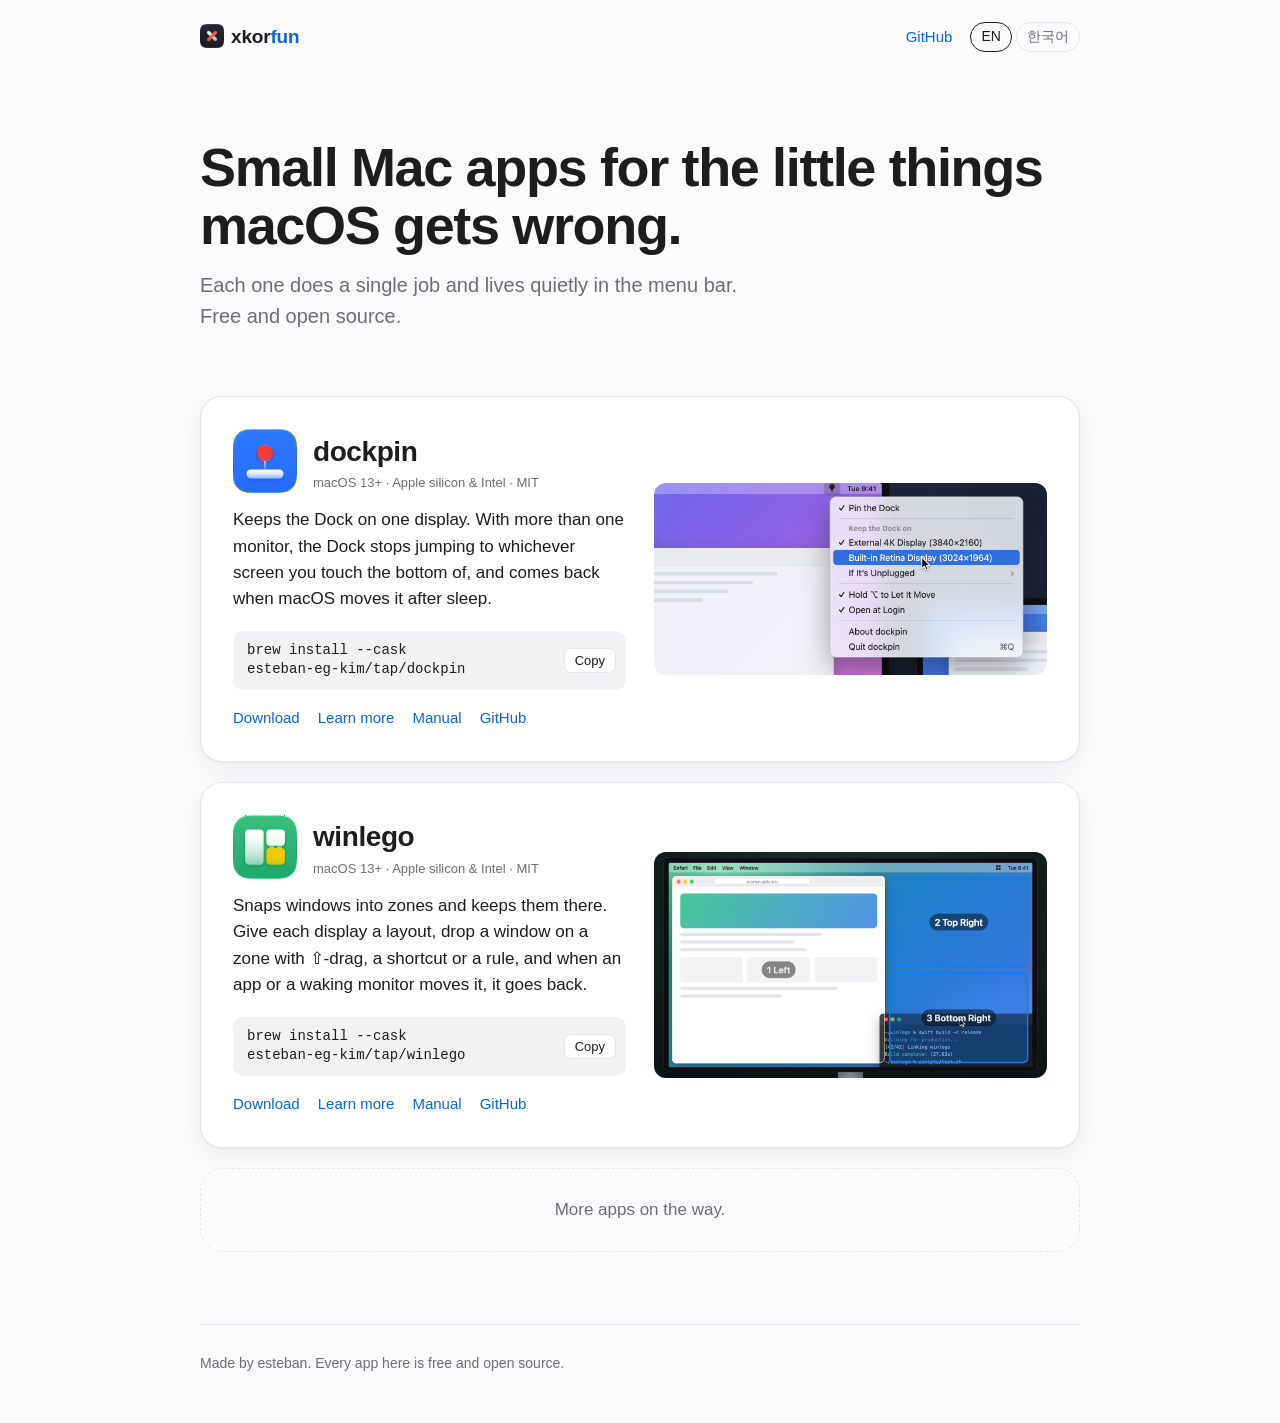
<file: index.html>
<!doctype html>
<html lang="en">
<head>
<meta charset="utf-8">
<meta name="viewport" content="width=device-width, initial-scale=1">
<title>xkorfun · small Mac apps</title>
<meta name="description" content="Small, free, open-source Mac apps that fix the little things macOS gets wrong.">
<meta name="ko:title" content="xkorfun · 작은 Mac 앱들">
<meta name="ko:description" content="macOS의 작은 불편을 고치는 작은 Mac 앱들. 모두 무료이고 소스가 공개되어 있습니다.">
<meta property="og:title" content="xkorfun · small Mac apps">
<meta property="og:description" content="Small, free, open-source Mac apps that fix the little things macOS gets wrong.">
<meta property="og:image" content="https://xkorfun.github.io/img/og.png">
<meta property="og:image:width" content="1200">
<meta property="og:image:height" content="630">
<meta property="og:image:alt" content="xkorfun: small Mac apps for the little things macOS gets wrong">
<meta property="og:url" content="https://xkorfun.github.io/">
<meta property="og:type" content="website">
<meta property="og:site_name" content="xkorfun">
<meta name="twitter:card" content="summary_large_image">
<link rel="canonical" href="https://xkorfun.github.io/">
<!-- hreflang: tools/i18n.py -->
<link rel="alternate" hreflang="en" href="https://xkorfun.github.io/">
<link rel="alternate" hreflang="ko" href="https://xkorfun.github.io/ko/">
<link rel="alternate" hreflang="x-default" href="https://xkorfun.github.io/">
<script src="/assets/lang.js"></script>
<meta name="google-site-verification" content="symYBoZPql4KAK1kvYRZsqfXXybhW_r-m4ARUWVoY2A">
<link rel="icon" href="/favicon.ico" sizes="48x48">
<link rel="icon" href="/favicon-96.png" type="image/png" sizes="96x96">
<link rel="apple-touch-icon" href="/apple-touch-icon.png">
<link rel="stylesheet" href="/assets/site.css">
</head>
<body>
<div class="wrap">
  <header>
    <a class="brand" href="./"><img src="/img/xkorfun.png" alt="" width="24" height="24">xkor<span>fun</span></a>
    <nav class="nav">
      <a href="https://github.com/esteban-eg-kim">GitHub</a>
      <span class="lang">
        <button type="button" data-lang="en" aria-pressed="true">EN</button>
        <button type="button" data-lang="ko" aria-pressed="false">한국어</button>
      </span>
    </nav>
  </header>

  <section class="hero">
    <h1 data-en><span class="line">Small Mac apps for <span class="nb">the little things</span></span> <span class="line">macOS gets wrong.</span></h1>
    <h1 data-ko><span class="line">macOS의 작은 불편을 고치는</span> <span class="line">작은 Mac 앱들.</span></h1>
    <p data-en><span class="line">Each one does a single job and lives quietly in the menu bar.</span> <span class="line">Free and open source.</span></p>
    <p data-ko><span class="line">하나씩 한 가지 일만 하고, 메뉴바에 조용히 머뭅니다.</span> <span class="line">모두 무료이고 소스가 공개되어 있습니다.</span></p>
  </section>

  <section class="apps">
    <article class="app" id="dockpin">
      <div>
        <div class="app-head">
          <img src="img/dockpin.png" alt="" width="64" height="64">
          <div>
            <h2><a href="dockpin/" style="color:inherit">dockpin</a></h2>
            <div class="tag"><span class="nb">macOS 13+</span> · <span class="nb">Apple silicon &amp; Intel</span> · <span class="nb">MIT</span></div>
          </div>
        </div>
        <p data-en>Keeps the Dock on one display. With more than one monitor, the Dock stops jumping to whichever screen you touch the bottom of, and comes back when macOS moves it after sleep.</p>
        <p data-ko>Dock을 한 화면에 고정합니다. 모니터가 여러 대여도 아래쪽에 커서가 닿은 화면으로 Dock이 넘어가지 않고, 절전 뒤 macOS가 옮겨 놓아도 다시 데려옵니다.</p>
        <div class="install">
          <code>brew install --cask <span class="nb">esteban-eg-kim/tap/dockpin</span></code>
          <button type="button" class="copy"><span data-en>Copy</span><span data-ko>복사</span></button>
        </div>
        <div class="links">
          <a href="https://github.com/esteban-eg-kim/dockpin/releases/latest"><span data-en>Download</span><span data-ko>다운로드</span></a>
          <a href="dockpin/"><span data-en>Learn more</span><span data-ko>자세히 보기</span></a>
          <a href="dockpin/manual/"><span data-en>Manual</span><span data-ko>설명서</span></a>
          <a href="https://github.com/esteban-eg-kim/dockpin">GitHub</a>
        </div>
      </div>
      <div class="shot">
        <img src="img/dockpin-menu.png" alt="The dockpin menu" width="1340" height="656" loading="lazy">
      </div>
    </article>

    <article class="app" id="winlego">
      <div>
        <div class="app-head">
          <img src="img/winlego.png" alt="" width="64" height="64">
          <div>
            <h2><a href="winlego/" style="color:inherit">winlego</a></h2>
            <div class="tag"><span class="nb">macOS 13+</span> · <span class="nb">Apple silicon &amp; Intel</span> · <span class="nb">MIT</span></div>
          </div>
        </div>
        <p data-en>Snaps windows into zones and keeps them there. Give each display a layout, drop a window on a zone with <span class="nb">⇧-drag</span>, a shortcut or a rule, and when an app or a waking monitor moves it, it goes back.</p>
        <p data-ko>창을 영역에 맞춰 넣고 그 자리를 지킵니다. 디스플레이마다 레이아웃을 정하고 <span class="nb">⇧ 드래그</span>, 단축키, 규칙으로 창을 영역에 넣으면, 앱이나 절전에서 깬 모니터가 창을 옮겨도 제자리로 돌아옵니다.</p>
        <div class="install">
          <code>brew install --cask <span class="nb">esteban-eg-kim/tap/winlego</span></code>
          <button type="button" class="copy"><span data-en>Copy</span><span data-ko>복사</span></button>
        </div>
        <div class="links">
          <a href="https://github.com/esteban-eg-kim/winlego/releases/latest"><span data-en>Download</span><span data-ko>다운로드</span></a>
          <a href="winlego/"><span data-en>Learn more</span><span data-ko>자세히 보기</span></a>
          <a href="winlego/manual/"><span data-en>Manual</span><span data-ko>설명서</span></a>
          <a href="https://github.com/esteban-eg-kim/winlego">GitHub</a>
        </div>
      </div>
      <div class="shot">
        <img src="img/winlego-zones.png" alt="winlego zones shown while dragging a window" width="1340" height="771" loading="lazy">
      </div>
    </article>

    <div class="soon">
      <span data-en>More apps on the way.</span>
      <span data-ko>다음 앱도 준비 중입니다.</span>
    </div>
  </section>

  <footer>
    <span data-en>Made by esteban. Every app here is free and open source.</span>
    <span data-ko>esteban이 만듭니다. 여기 있는 앱은 모두 무료이며 소스가 공개되어 있습니다.</span>
  </footer>
</div>
<script src="/assets/site.js"></script>
</body>
</html>
</file>
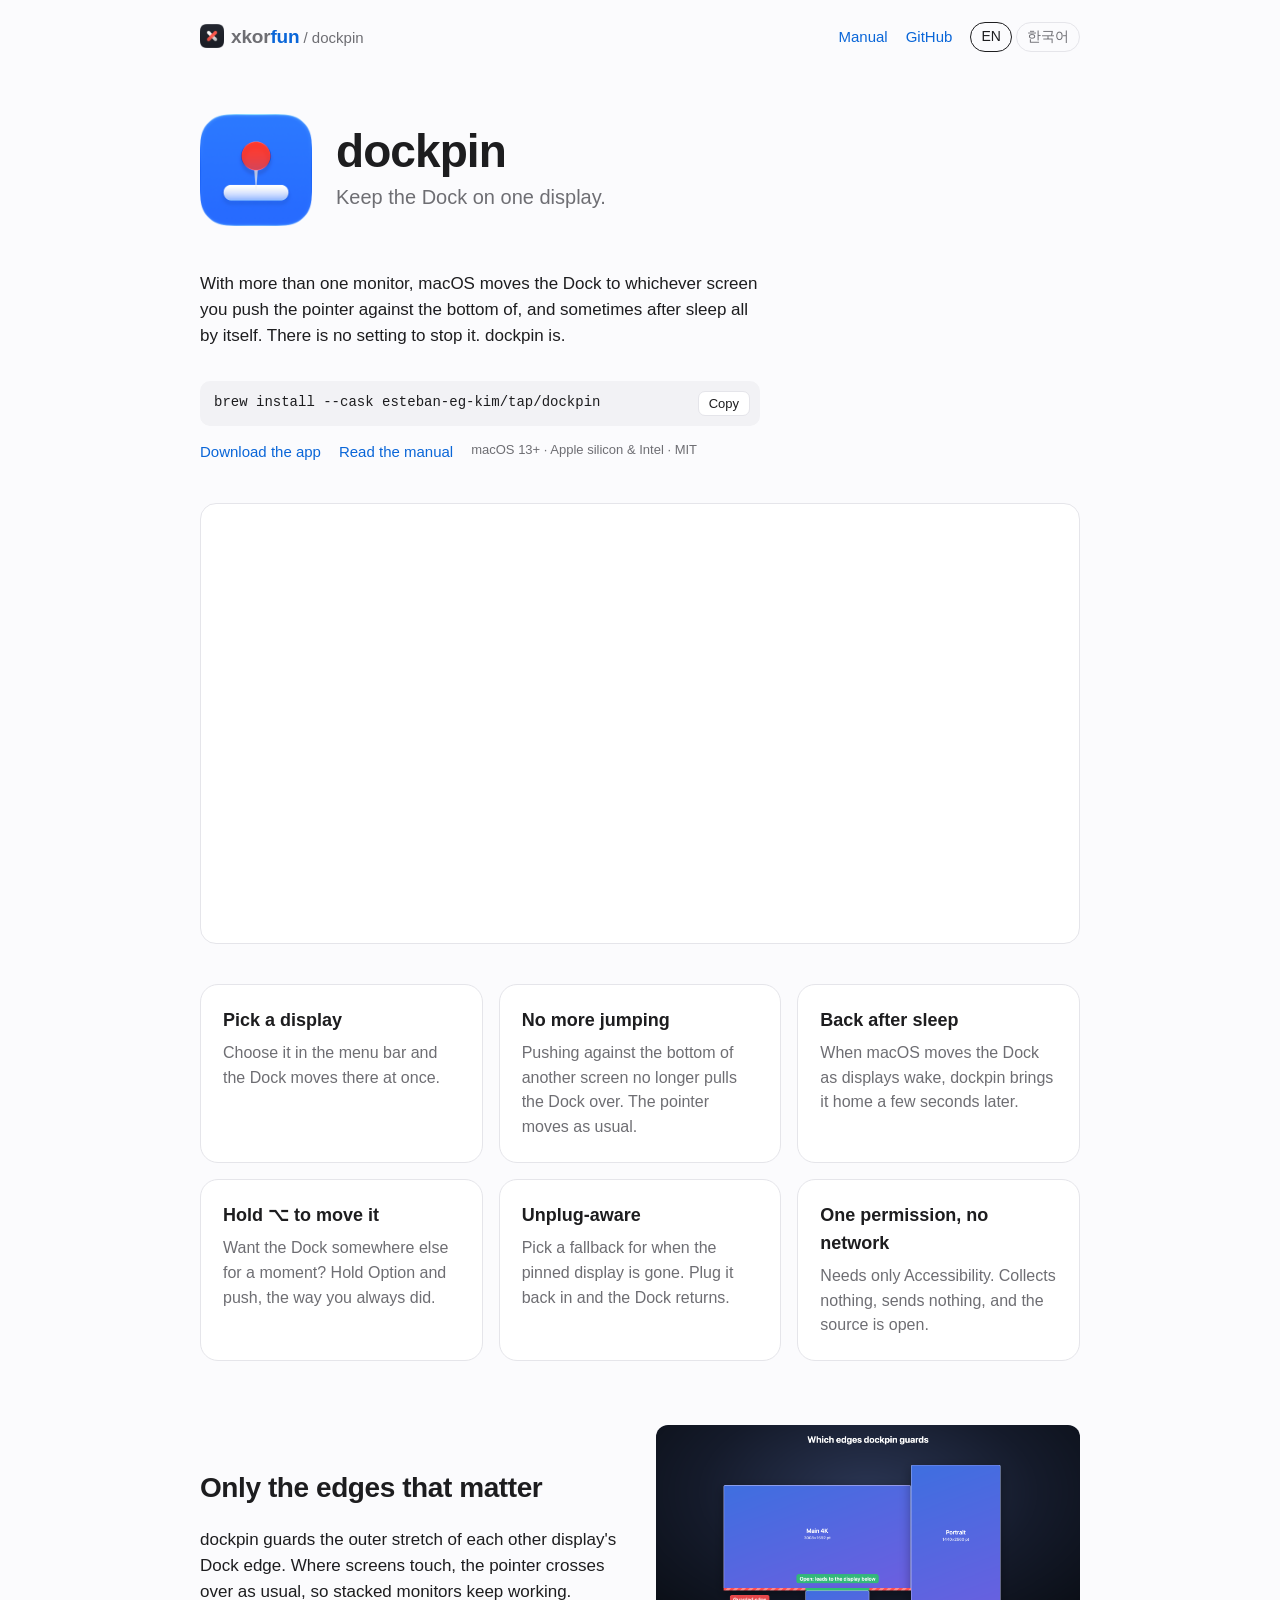
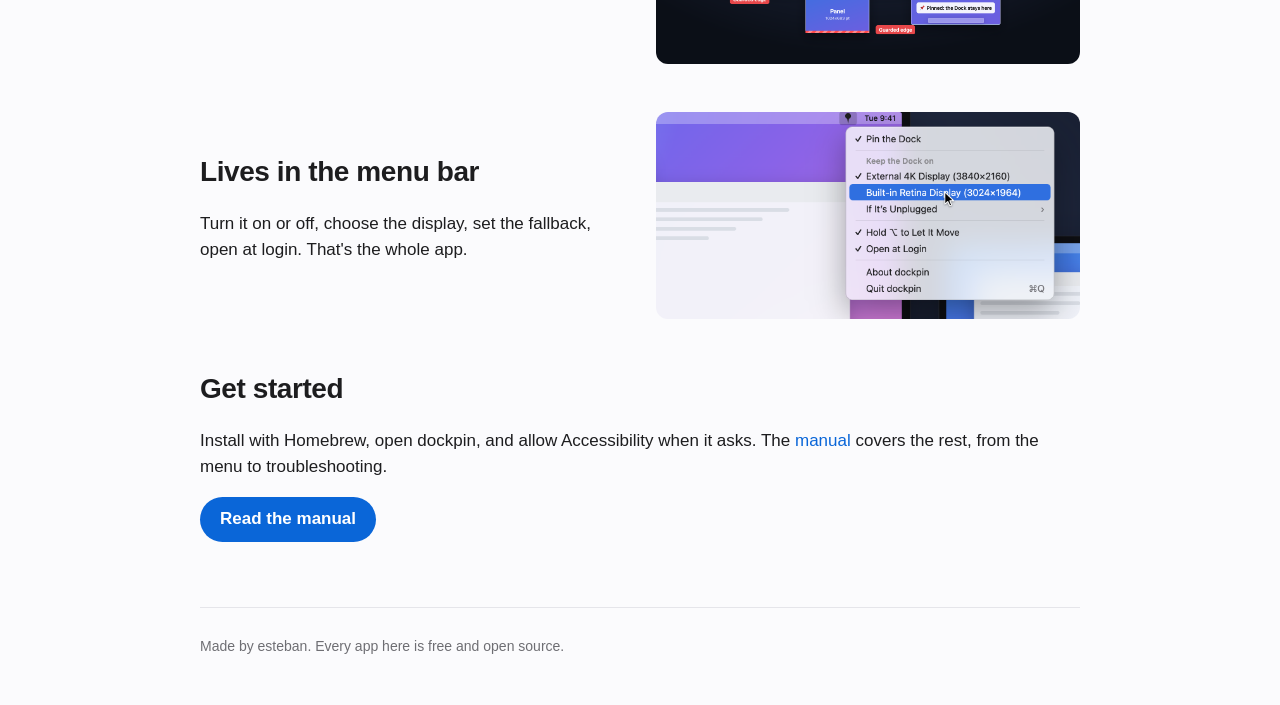
<file: dockpin/index.html>
<!doctype html>
<html lang="en">
<head>
<meta charset="utf-8">
<meta name="viewport" content="width=device-width, initial-scale=1">
<title>dockpin · keep the Mac Dock on one display</title>
<meta name="description" content="dockpin is a free, open-source menu bar app that keeps the macOS Dock on the display you choose, so it stops jumping between monitors.">
<meta name="ko:title" content="dockpin · Mac Dock을 한 화면에 고정">
<meta name="ko:description" content="dockpin은 모니터가 여러 대일 때 macOS Dock이 다른 화면으로 넘어가지 않게, 원하는 화면에 고정하는 무료 오픈소스 메뉴바 앱입니다.">
<meta property="og:title" content="dockpin · keep the Mac Dock on one display">
<meta property="og:description" content="A free, open-source menu bar app that keeps the macOS Dock on the display you choose.">
<meta property="og:image" content="https://xkorfun.github.io/img/dockpin-menu.png">
<meta property="og:url" content="https://xkorfun.github.io/dockpin/">
<meta property="og:type" content="website">
<meta property="og:site_name" content="xkorfun">
<meta name="twitter:card" content="summary_large_image">
<link rel="canonical" href="https://xkorfun.github.io/dockpin/">
<!-- hreflang: tools/i18n.py -->
<link rel="alternate" hreflang="en" href="https://xkorfun.github.io/dockpin/">
<link rel="alternate" hreflang="ko" href="https://xkorfun.github.io/ko/dockpin/">
<link rel="alternate" hreflang="x-default" href="https://xkorfun.github.io/dockpin/">
<script src="/assets/lang.js"></script>
<link rel="icon" href="/img/dockpin.png">
<link rel="apple-touch-icon" href="/img/dockpin.png">
<link rel="stylesheet" href="/assets/site.css">
</head>
<body>
<div class="wrap">
  <header>
    <span class="crumbs"><a class="brand" href="/"><img src="/img/xkorfun.png" alt="" width="24" height="24">xkor<span>fun</span></a> / dockpin</span>
    <nav class="nav">
      <a href="manual/"><span data-en>Manual</span><span data-ko>설명서</span></a>
      <a href="https://github.com/esteban-eg-kim/dockpin">GitHub</a>
      <span class="lang">
        <button type="button" data-lang="en" aria-pressed="true">EN</button>
        <button type="button" data-lang="ko" aria-pressed="false">한국어</button>
      </span>
    </nav>
  </header>

  <section class="app-hero">
    <img src="/img/dockpin.png" alt="" width="112" height="112">
    <div>
      <h1>dockpin</h1>
      <p data-en><span class="line">Keep the Dock on one display.</span></p>
      <p data-ko><span class="line">Dock을 한 화면에 고정합니다.</span></p>
    </div>
  </section>

  <div class="cta">
    <p data-en>With more than one monitor, macOS moves the Dock to whichever screen you push the pointer against the bottom of, and sometimes after sleep all by itself. There is no setting to stop it. dockpin is.</p>
    <p data-ko>모니터가 여러 대면 macOS는 커서를 아래쪽에 밀어붙인 화면으로 Dock을 옮기고, 절전에서 깨어날 때는 저절로 옮기기도 합니다. 이걸 막는 설정은 없습니다. dockpin이 그 설정입니다.</p>
    <div class="install">
      <code>brew install --cask <span class="nb">esteban-eg-kim/tap/dockpin</span></code>
      <button type="button" class="copy"><span data-en>Copy</span><span data-ko>복사</span></button>
    </div>
    <div class="links">
      <a href="https://github.com/esteban-eg-kim/dockpin/releases/latest"><span data-en>Download the app</span><span data-ko>앱 다운로드</span></a>
      <a href="manual/"><span data-en>Read the manual</span><span data-ko>설명서 보기</span></a>
      <span class="tag"><span class="nb">macOS 13+</span> · <span class="nb">Apple silicon &amp; Intel</span> · <span class="nb">MIT</span></span>
    </div>
  </div>

  <div class="demo">
    <video data-en src="/dockpin/media/demo-en.mp4" autoplay muted loop playsinline aria-label="dockpin demo"></video>
    <video data-ko src="/dockpin/media/demo-ko.mp4" autoplay muted loop playsinline aria-label="dockpin 데모"></video>
  </div>

  <section class="features">
    <div class="feature">
      <h3 data-en>Pick a display</h3><h3 data-ko>화면을 고르면 끝</h3>
      <p data-en>Choose it in the menu bar and the Dock moves there at once.</p>
      <p data-ko>메뉴바에서 고르면 Dock이 바로 그 화면으로 옮겨 갑니다.</p>
    </div>
    <div class="feature">
      <h3 data-en>No more jumping</h3><h3 data-ko>더 이상 안 넘어감</h3>
      <p data-en>Pushing against the bottom of another screen no longer pulls the Dock over. The pointer moves as usual.</p>
      <p data-ko>다른 화면 아래쪽에 커서를 밀어도 Dock이 따라오지 않습니다. 커서는 평소처럼 움직입니다.</p>
    </div>
    <div class="feature">
      <h3 data-en>Back after sleep</h3><h3 data-ko>절전 뒤에도 제자리</h3>
      <p data-en>When macOS moves the Dock as displays wake, dockpin brings it home a few seconds later.</p>
      <p data-ko>모니터가 깨어나며 macOS가 Dock을 옮겨도 몇 초 뒤 다시 데려옵니다.</p>
    </div>
    <div class="feature">
      <h3 data-en>Hold ⌥ to move it</h3><h3 data-ko>⌥ 누르면 이동 허용</h3>
      <p data-en>Want the Dock somewhere else for a moment? Hold Option and push, the way you always did.</p>
      <p data-ko>잠깐 다른 화면에 두고 싶으면 Option을 누른 채 평소처럼 밀면 됩니다.</p>
    </div>
    <div class="feature">
      <h3 data-en>Unplug-aware</h3><h3 data-ko>모니터를 뽑아도</h3>
      <p data-en>Pick a fallback for when the pinned display is gone. Plug it back in and the Dock returns.</p>
      <p data-ko>고정한 화면이 빠졌을 때 쓸 화면을 정해 두면, 다시 꽂는 순간 Dock이 돌아옵니다.</p>
    </div>
    <div class="feature">
      <h3 data-en>One permission, no network</h3><h3 data-ko>권한 하나, 네트워크 없음</h3>
      <p data-en>Needs only Accessibility. Collects nothing, sends nothing, and the source is open.</p>
      <p data-ko>손쉬운 사용 권한 하나면 됩니다. 아무것도 모으거나 보내지 않고, 소스가 공개되어 있습니다.</p>
    </div>
  </section>

  <section class="split">
    <div>
      <h2 data-en>Only the edges that matter</h2>
      <h2 data-ko>막을 곳만 막습니다</h2>
      <p data-en>dockpin guards the outer stretch of each other display's Dock edge. Where screens touch, the pointer crosses over as usual, so stacked monitors keep working.</p>
      <p data-ko>다른 화면의 Dock 쪽 가장자리 중 바깥 구간만 막습니다. 화면끼리 맞닿은 곳은 그대로 지나갈 수 있어서, 위아래로 쌓은 모니터도 평소처럼 씁니다.</p>
    </div>
    <div>
      <img data-en src="/dockpin/img/edges-en.png" alt="Guarded and open edges" loading="lazy">
      <img data-ko src="/dockpin/img/edges-ko.png" alt="막힌 가장자리와 열린 구간" loading="lazy">
    </div>
  </section>

  <section class="split">
    <div>
      <h2 data-en>Lives in the menu bar</h2>
      <h2 data-ko>메뉴바에 조용히</h2>
      <p data-en>Turn it on or off, choose the display, set the fallback, open at login. That's the whole app.</p>
      <p data-ko>켜고 끄기, 화면 고르기, 대체 화면, 로그인 시 실행. 앱 전체가 이 메뉴 하나입니다.</p>
    </div>
    <div><img src="/img/dockpin-menu.png" alt="The dockpin menu" width="1340" height="656" loading="lazy"></div>
  </section>

  <section class="section">
    <h2 data-en>Get started</h2>
    <h2 data-ko>시작하기</h2>
    <p data-en>Install with Homebrew, open dockpin, and allow Accessibility when it asks. The <a href="manual/">manual</a> covers the rest, from the menu to troubleshooting.</p>
    <p data-ko>Homebrew로 설치하고 dockpin을 열어 손쉬운 사용 권한을 허용하면 끝입니다. 메뉴부터 문제 해결까지는 <a href="manual/">설명서</a>에 있습니다.</p>
    <p><a class="btn" href="manual/"><span data-en>Read the manual</span><span data-ko>설명서 보기</span></a></p>
  </section>

  <footer>
    <span data-en>Made by esteban. Every app here is free and open source.</span>
    <span data-ko>esteban이 만듭니다. 여기 있는 앱은 모두 무료이며 소스가 공개되어 있습니다.</span>
  </footer>
</div>
<script src="/assets/site.js"></script>
</body>
</html>
</file>
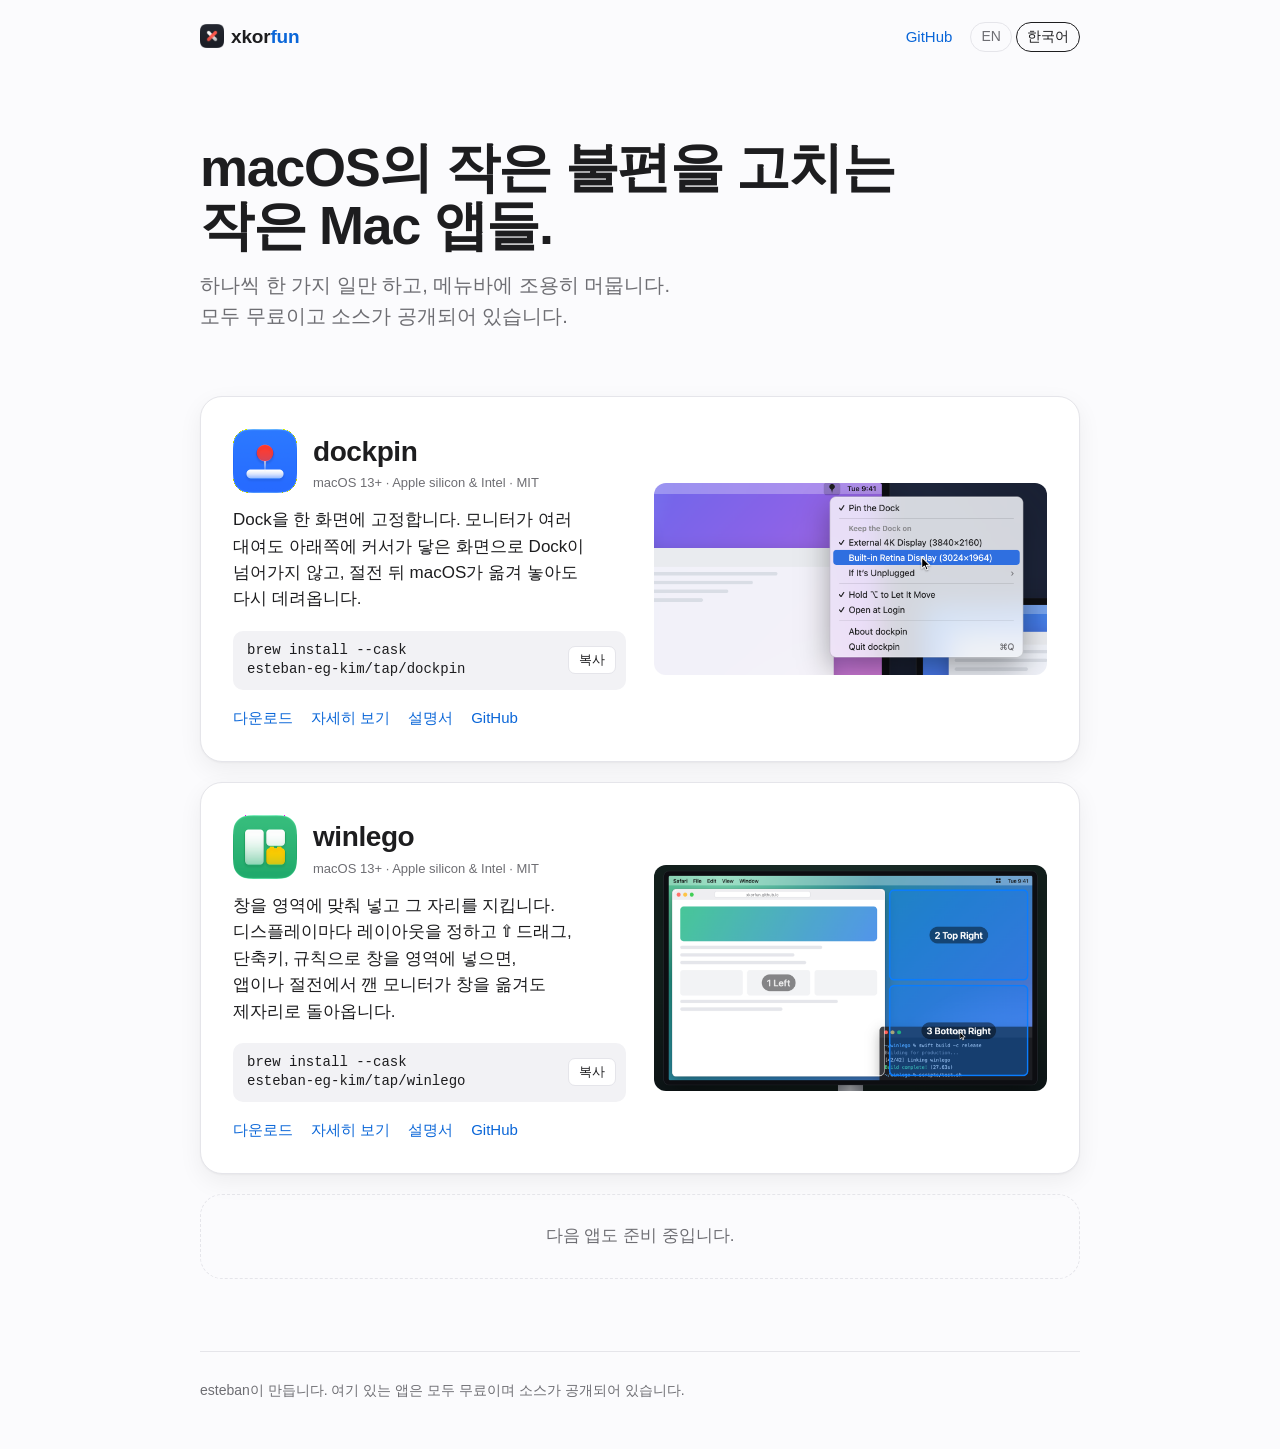
<file: ko/index.html>
<!doctype html>
<html lang="ko">
<head>
<meta charset="utf-8">
<meta name="viewport" content="width=device-width, initial-scale=1">
<title>xkorfun · 작은 Mac 앱들</title>
<meta name="description" content="macOS의 작은 불편을 고치는 작은 Mac 앱들. 모두 무료이고 소스가 공개되어 있습니다.">
<meta property="og:title" content="xkorfun · 작은 Mac 앱들">
<meta property="og:description" content="macOS의 작은 불편을 고치는 작은 Mac 앱들. 모두 무료이고 소스가 공개되어 있습니다.">
<meta property="og:image" content="https://xkorfun.github.io/img/og.png">
<meta property="og:image:width" content="1200">
<meta property="og:image:height" content="630">
<meta property="og:image:alt" content="xkorfun: small Mac apps for the little things macOS gets wrong">
<meta property="og:url" content="https://xkorfun.github.io/ko/">
<meta property="og:type" content="website">
<meta property="og:site_name" content="xkorfun">
<meta name="twitter:card" content="summary_large_image">
<link rel="canonical" href="https://xkorfun.github.io/ko/">
<!-- hreflang: tools/i18n.py -->
<link rel="alternate" hreflang="en" href="https://xkorfun.github.io/">
<link rel="alternate" hreflang="ko" href="https://xkorfun.github.io/ko/">
<link rel="alternate" hreflang="x-default" href="https://xkorfun.github.io/">
<script src="/assets/lang.js"></script>
<meta name="google-site-verification" content="symYBoZPql4KAK1kvYRZsqfXXybhW_r-m4ARUWVoY2A">
<link rel="icon" href="/favicon.ico" sizes="48x48">
<link rel="icon" href="/favicon-96.png" type="image/png" sizes="96x96">
<link rel="apple-touch-icon" href="/apple-touch-icon.png">
<link rel="stylesheet" href="/assets/site.css">
</head>
<body>
<div class="wrap">
  <header>
    <a class="brand" href="/ko/"><img src="/img/xkorfun.png" alt="" width="24" height="24">xkor<span>fun</span></a>
    <nav class="nav">
      <a href="https://github.com/esteban-eg-kim">GitHub</a>
      <span class="lang">
        <button type="button" data-lang="en" aria-pressed="true">EN</button>
        <button type="button" data-lang="ko" aria-pressed="false">한국어</button>
      </span>
    </nav>
  </header>

  <section class="hero">
    
    <h1 data-ko><span class="line">macOS의 작은 불편을 고치는</span> <span class="line">작은 Mac 앱들.</span></h1>
    
    <p data-ko><span class="line">하나씩 한 가지 일만 하고, 메뉴바에 조용히 머뭅니다.</span> <span class="line">모두 무료이고 소스가 공개되어 있습니다.</span></p>
  </section>

  <section class="apps">
    <article class="app" id="dockpin">
      <div>
        <div class="app-head">
          <img src="/img/dockpin.png" alt="" width="64" height="64">
          <div>
            <h2><a href="/ko/dockpin/" style="color:inherit">dockpin</a></h2>
            <div class="tag"><span class="nb">macOS 13+</span> · <span class="nb">Apple silicon &amp; Intel</span> · <span class="nb">MIT</span></div>
          </div>
        </div>
        
        <p data-ko>Dock을 한 화면에 고정합니다. 모니터가 여러 대여도 아래쪽에 커서가 닿은 화면으로 Dock이 넘어가지 않고, 절전 뒤 macOS가 옮겨 놓아도 다시 데려옵니다.</p>
        <div class="install">
          <code>brew install --cask <span class="nb">esteban-eg-kim/tap/dockpin</span></code>
          <button type="button" class="copy"><span data-ko>복사</span></button>
        </div>
        <div class="links">
          <a href="https://github.com/esteban-eg-kim/dockpin/releases/latest"><span data-ko>다운로드</span></a>
          <a href="/ko/dockpin/"><span data-ko>자세히 보기</span></a>
          <a href="/ko/dockpin/manual/"><span data-ko>설명서</span></a>
          <a href="https://github.com/esteban-eg-kim/dockpin">GitHub</a>
        </div>
      </div>
      <div class="shot">
        <img src="/img/dockpin-menu.png" alt="The dockpin menu" width="1340" height="656" loading="lazy">
      </div>
    </article>

    <article class="app" id="winlego">
      <div>
        <div class="app-head">
          <img src="/img/winlego.png" alt="" width="64" height="64">
          <div>
            <h2><a href="/ko/winlego/" style="color:inherit">winlego</a></h2>
            <div class="tag"><span class="nb">macOS 13+</span> · <span class="nb">Apple silicon &amp; Intel</span> · <span class="nb">MIT</span></div>
          </div>
        </div>
        
        <p data-ko>창을 영역에 맞춰 넣고 그 자리를 지킵니다. 디스플레이마다 레이아웃을 정하고 <span class="nb">⇧ 드래그</span>, 단축키, 규칙으로 창을 영역에 넣으면, 앱이나 절전에서 깬 모니터가 창을 옮겨도 제자리로 돌아옵니다.</p>
        <div class="install">
          <code>brew install --cask <span class="nb">esteban-eg-kim/tap/winlego</span></code>
          <button type="button" class="copy"><span data-ko>복사</span></button>
        </div>
        <div class="links">
          <a href="https://github.com/esteban-eg-kim/winlego/releases/latest"><span data-ko>다운로드</span></a>
          <a href="/ko/winlego/"><span data-ko>자세히 보기</span></a>
          <a href="/ko/winlego/manual/"><span data-ko>설명서</span></a>
          <a href="https://github.com/esteban-eg-kim/winlego">GitHub</a>
        </div>
      </div>
      <div class="shot">
        <img src="/img/winlego-zones.png" alt="winlego zones shown while dragging a window" width="1340" height="771" loading="lazy">
      </div>
    </article>

    <div class="soon">
      
      <span data-ko>다음 앱도 준비 중입니다.</span>
    </div>
  </section>

  <footer>
    
    <span data-ko>esteban이 만듭니다. 여기 있는 앱은 모두 무료이며 소스가 공개되어 있습니다.</span>
  </footer>
</div>
<script src="/assets/site.js"></script>
</body>
</html>
</file>
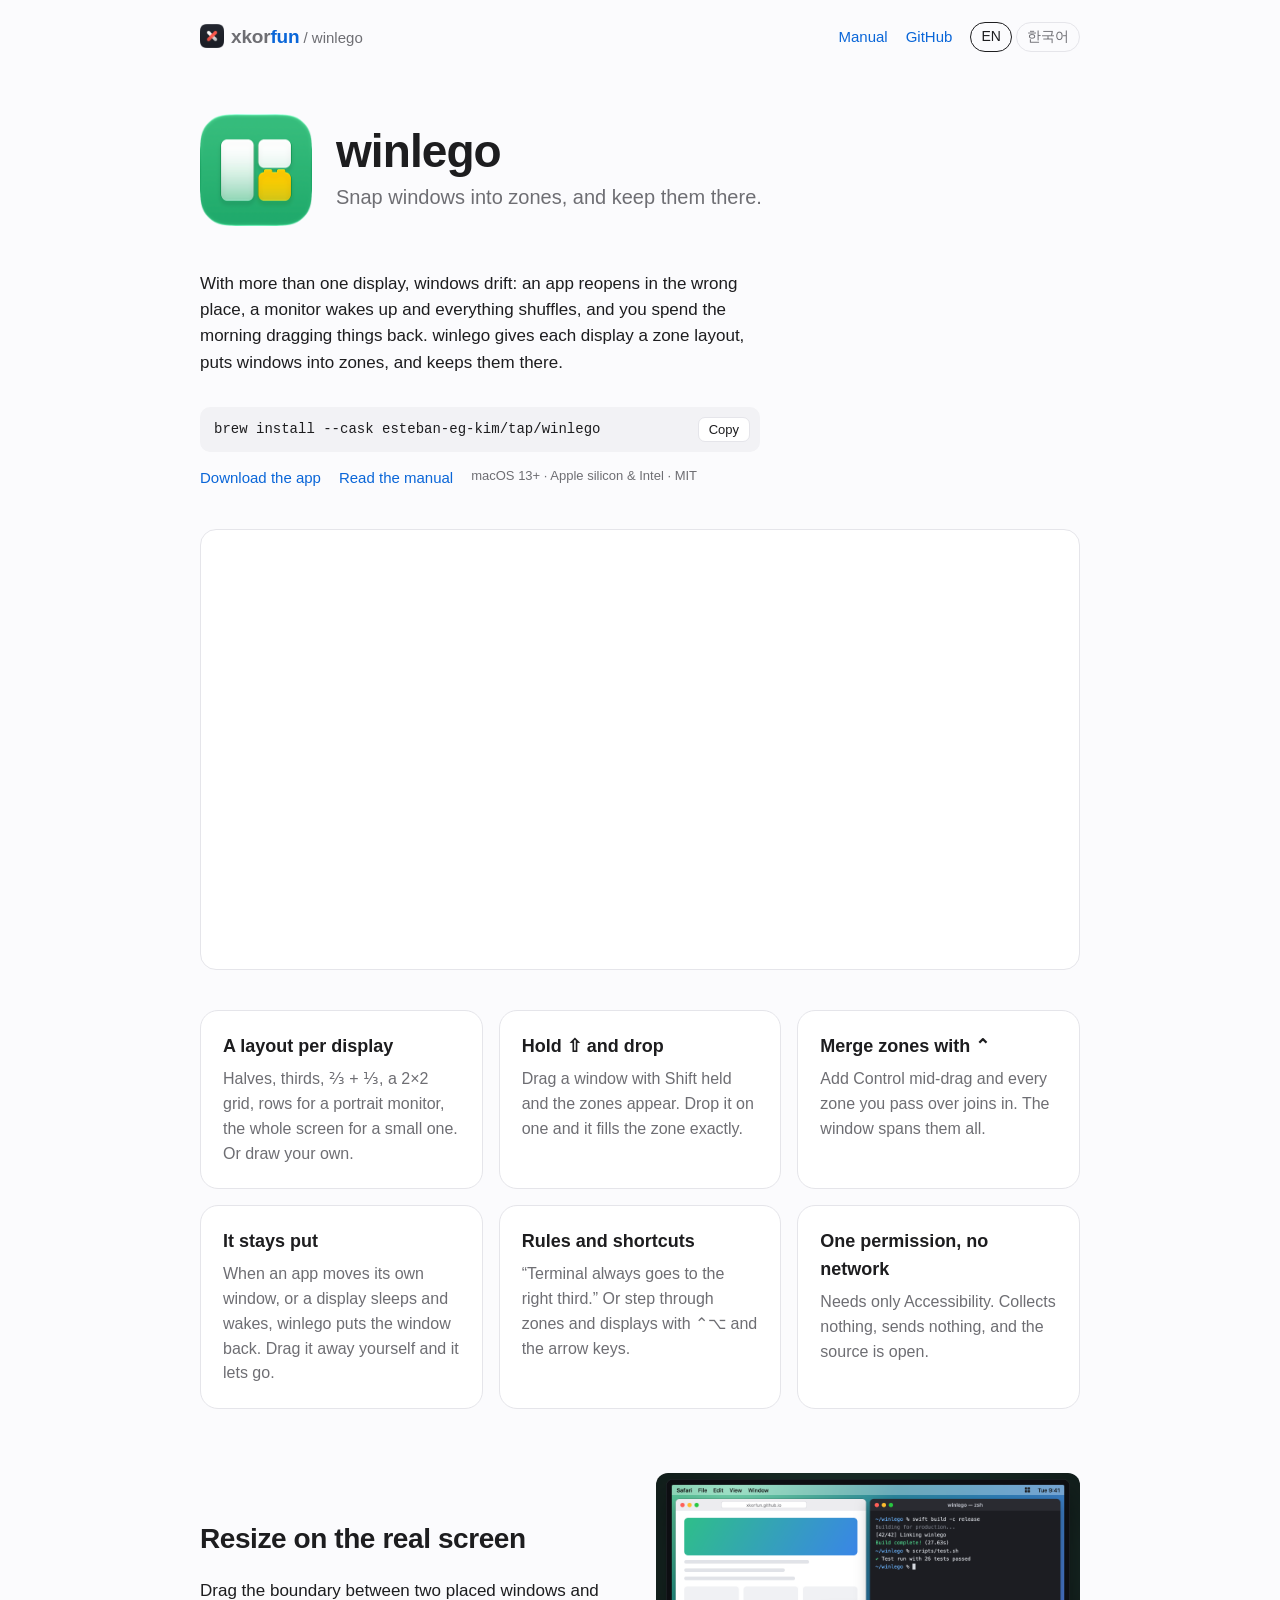
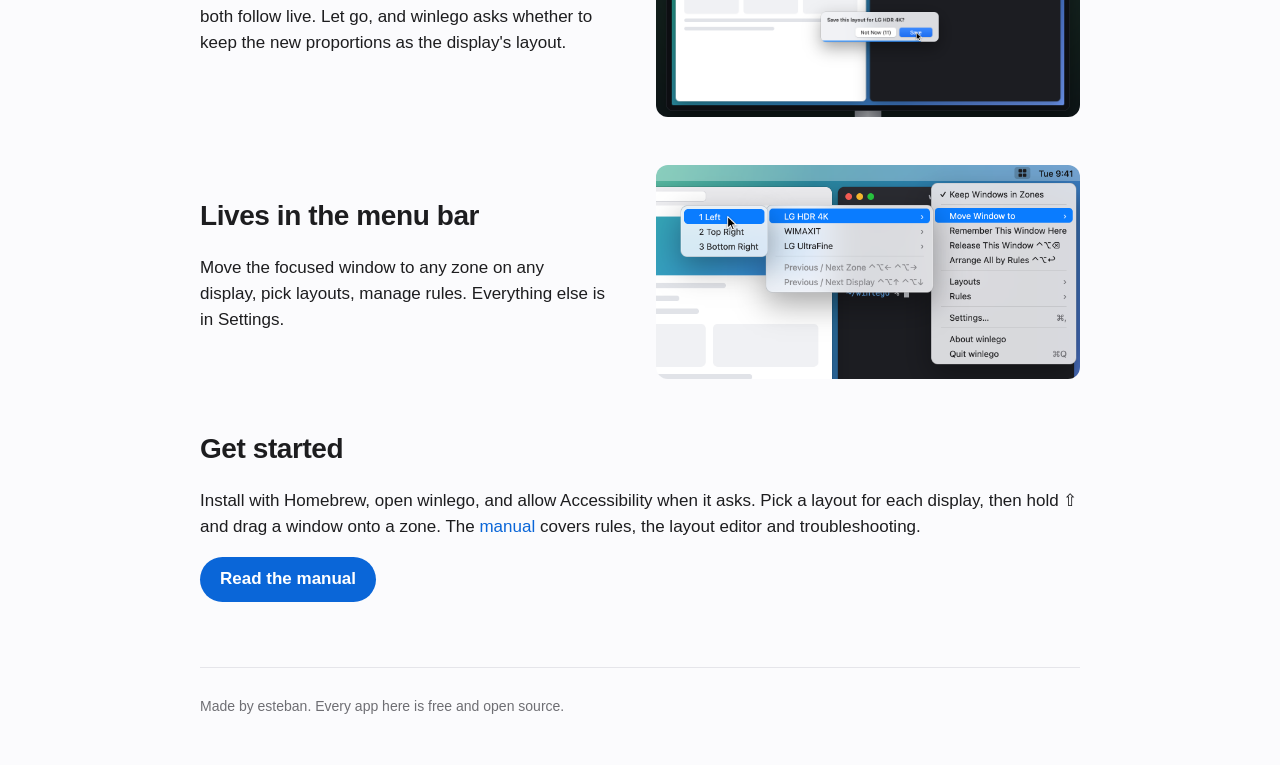
<file: winlego/index.html>
<!doctype html>
<html lang="en">
<head>
<meta charset="utf-8">
<meta name="viewport" content="width=device-width, initial-scale=1">
<title>winlego · snap Mac windows into zones, and keep them there</title>
<meta name="description" content="winlego is a free, open-source menu bar app that gives each Mac display a zone layout, snaps windows into zones, and puts them back when they drift.">
<meta name="ko:title" content="winlego · Mac 창을 영역에 맞추고 그 자리를 지키기">
<meta name="ko:description" content="winlego는 디스플레이마다 영역 레이아웃을 정해 창을 영역에 맞춰 넣고, 창이 흩어지면 제자리로 돌려놓는 무료 오픈소스 메뉴바 앱입니다.">
<meta property="og:title" content="winlego · snap Mac windows into zones, and keep them there">
<meta property="og:description" content="A free, open-source menu bar app that snaps Mac windows into zones on every display and keeps them there.">
<meta property="og:image" content="https://xkorfun.github.io/img/winlego-zones.png">
<meta property="og:url" content="https://xkorfun.github.io/winlego/">
<meta property="og:type" content="website">
<meta property="og:site_name" content="xkorfun">
<meta name="twitter:card" content="summary_large_image">
<link rel="canonical" href="https://xkorfun.github.io/winlego/">
<!-- hreflang: tools/i18n.py -->
<link rel="alternate" hreflang="en" href="https://xkorfun.github.io/winlego/">
<link rel="alternate" hreflang="ko" href="https://xkorfun.github.io/ko/winlego/">
<link rel="alternate" hreflang="x-default" href="https://xkorfun.github.io/winlego/">
<script src="/assets/lang.js"></script>
<link rel="icon" href="/img/winlego.png">
<link rel="apple-touch-icon" href="/img/winlego.png">
<link rel="stylesheet" href="/assets/site.css">
</head>
<body>
<div class="wrap">
  <header>
    <span class="crumbs"><a class="brand" href="/"><img src="/img/xkorfun.png" alt="" width="24" height="24">xkor<span>fun</span></a> / winlego</span>
    <nav class="nav">
      <a href="manual/"><span data-en>Manual</span><span data-ko>설명서</span></a>
      <a href="https://github.com/esteban-eg-kim/winlego">GitHub</a>
      <span class="lang">
        <button type="button" data-lang="en" aria-pressed="true">EN</button>
        <button type="button" data-lang="ko" aria-pressed="false">한국어</button>
      </span>
    </nav>
  </header>

  <section class="app-hero">
    <img src="/img/winlego.png" alt="" width="112" height="112">
    <div>
      <h1>winlego</h1>
      <p data-en><span class="line">Snap windows into zones,</span> <span class="line">and keep them there.</span></p>
      <p data-ko><span class="line">창을 영역에 맞춰 넣고,</span> <span class="line">그 자리를 지킵니다.</span></p>
    </div>
  </section>

  <div class="cta">
    <p data-en>With more than one display, windows drift: an app reopens in the wrong place, a monitor wakes up and everything shuffles, and you spend the morning dragging things back. winlego gives each display a zone layout, puts windows into zones, and keeps them there.</p>
    <p data-ko>모니터가 여러 대면 창이 자꾸 흩어집니다. 앱이 엉뚱한 자리에서 열리고, 모니터가 깨어나면 전부 뒤섞이고, 아침마다 창을 끌어다 놓는 데 시간을 씁니다. winlego는 디스플레이마다 영역 레이아웃을 정하고, 창을 영역에 넣고, 그 자리를 지켜 줍니다.</p>
    <div class="install">
      <code>brew install --cask <span class="nb">esteban-eg-kim/tap/winlego</span></code>
      <button type="button" class="copy"><span data-en>Copy</span><span data-ko>복사</span></button>
    </div>
    <div class="links">
      <a href="https://github.com/esteban-eg-kim/winlego/releases/latest"><span data-en>Download the app</span><span data-ko>앱 다운로드</span></a>
      <a href="manual/"><span data-en>Read the manual</span><span data-ko>설명서 보기</span></a>
      <span class="tag"><span class="nb">macOS 13+</span> · <span class="nb">Apple silicon &amp; Intel</span> · <span class="nb">MIT</span></span>
    </div>
  </div>

  <div class="demo">
    <video data-en src="/winlego/media/demo-en.mp4" autoplay muted loop playsinline aria-label="winlego demo"></video>
    <video data-ko src="/winlego/media/demo-ko.mp4" autoplay muted loop playsinline aria-label="winlego 데모"></video>
  </div>

  <section class="features">
    <div class="feature">
      <h3 data-en>A layout per display</h3><h3 data-ko>디스플레이마다 레이아웃</h3>
      <p data-en>Halves, thirds, ⅔ + ⅓, a 2×2 grid, rows for a portrait monitor, the whole screen for a small one. Or draw your own.</p>
      <p data-ko>반반, 3열, ⅔ + ⅓, 2×2 격자, 세로 모니터용 상하, 작은 모니터용 전체 화면. 직접 그릴 수도 있습니다.</p>
    </div>
    <div class="feature">
      <h3 data-en>Hold ⇧ and drop</h3><h3 data-ko>⇧ 누르고 놓기</h3>
      <p data-en>Drag a window with Shift held and the zones appear. Drop it on one and it fills the zone exactly.</p>
      <p data-ko>Shift를 누른 채 창을 끌면 영역이 나타납니다. 하나에 놓으면 창이 영역에 꼭 맞춰집니다.</p>
    </div>
    <div class="feature">
      <h3 data-en>Merge zones with ⌃</h3><h3 data-ko>⌃ 로 영역 합치기</h3>
      <p data-en>Add Control mid-drag and every zone you pass over joins in. The window spans them all.</p>
      <p data-ko>끄는 도중 Control을 더하면 지나가는 영역이 모두 합쳐지고, 창이 그 전부를 차지합니다.</p>
    </div>
    <div class="feature">
      <h3 data-en>It stays put</h3><h3 data-ko>제자리 유지</h3>
      <p data-en>When an app moves its own window, or a display sleeps and wakes, winlego puts the window back. Drag it away yourself and it lets go.</p>
      <p data-ko>앱이 창을 스스로 옮기거나 모니터가 절전에서 깨어나도 제자리로 돌려놓습니다. 직접 끌어내면 놓아줍니다.</p>
    </div>
    <div class="feature">
      <h3 data-en>Rules and shortcuts</h3><h3 data-ko>규칙과 단축키</h3>
      <p data-en>“Terminal always goes to the right third.” Or step through zones and displays with ⌃⌥ and the arrow keys.</p>
      <p data-ko>“터미널은 항상 오른쪽 1/3.” 또는 ⌃⌥ 와 화살표로 영역과 디스플레이를 옮겨 다닙니다.</p>
    </div>
    <div class="feature">
      <h3 data-en>One permission, no network</h3><h3 data-ko>권한 하나, 네트워크 없음</h3>
      <p data-en>Needs only Accessibility. Collects nothing, sends nothing, and the source is open.</p>
      <p data-ko>손쉬운 사용 권한 하나면 됩니다. 아무것도 모으거나 보내지 않고, 소스가 공개되어 있습니다.</p>
    </div>
  </section>

  <section class="split">
    <div>
      <h2 data-en>Resize on the real screen</h2>
      <h2 data-ko>실제 화면에서 크기 조절</h2>
      <p data-en>Drag the boundary between two placed windows and both follow live. Let go, and winlego asks whether to keep the new proportions as the display's layout.</p>
      <p data-ko>배정된 두 창 사이의 경계를 끌면 양쪽 창이 실시간으로 따라옵니다. 놓으면 새 비율을 그 디스플레이의 레이아웃으로 저장할지 묻습니다.</p>
    </div>
    <div>
      <img data-en src="/winlego/img/boundary-en.png" alt="After dragging the boundary, winlego asks whether to save the new proportions" loading="lazy">
      <img data-ko src="/winlego/img/boundary-ko.png" alt="경계를 끈 뒤 새 비율을 저장할지 묻는 팝업" loading="lazy">
    </div>
  </section>

  <section class="split">
    <div>
      <h2 data-en>Lives in the menu bar</h2>
      <h2 data-ko>메뉴바에 조용히</h2>
      <p data-en>Move the focused window to any zone on any display, pick layouts, manage rules. Everything else is in Settings.</p>
      <p data-ko>현재 창을 어느 디스플레이의 어느 영역으로든 옮기고, 레이아웃을 고르고, 규칙을 관리합니다. 나머지는 설정에 있습니다.</p>
    </div>
    <div><img src="/winlego/img/menu.png" alt="The winlego menu: Move Window to, a display, a zone" loading="lazy"></div>
  </section>

  <section class="section">
    <h2 data-en>Get started</h2>
    <h2 data-ko>시작하기</h2>
    <p data-en>Install with Homebrew, open winlego, and allow Accessibility when it asks. Pick a layout for each display, then hold ⇧ and drag a window onto a zone. The <a href="manual/">manual</a> covers rules, the layout editor and troubleshooting.</p>
    <p data-ko>Homebrew로 설치하고 winlego를 열어 손쉬운 사용 권한을 허용합니다. 디스플레이마다 레이아웃을 고른 뒤 ⇧ 를 누른 채 창을 영역으로 끌어 놓으면 됩니다. 규칙, 레이아웃 에디터, 문제 해결은 <a href="manual/">설명서</a>에 있습니다.</p>
    <p><a class="btn" href="manual/"><span data-en>Read the manual</span><span data-ko>설명서 보기</span></a></p>
  </section>

  <footer>
    <span data-en>Made by esteban. Every app here is free and open source.</span>
    <span data-ko>esteban이 만듭니다. 여기 있는 앱은 모두 무료이며 소스가 공개되어 있습니다.</span>
  </footer>
</div>
<script src="/assets/site.js"></script>
</body>
</html>
</file>
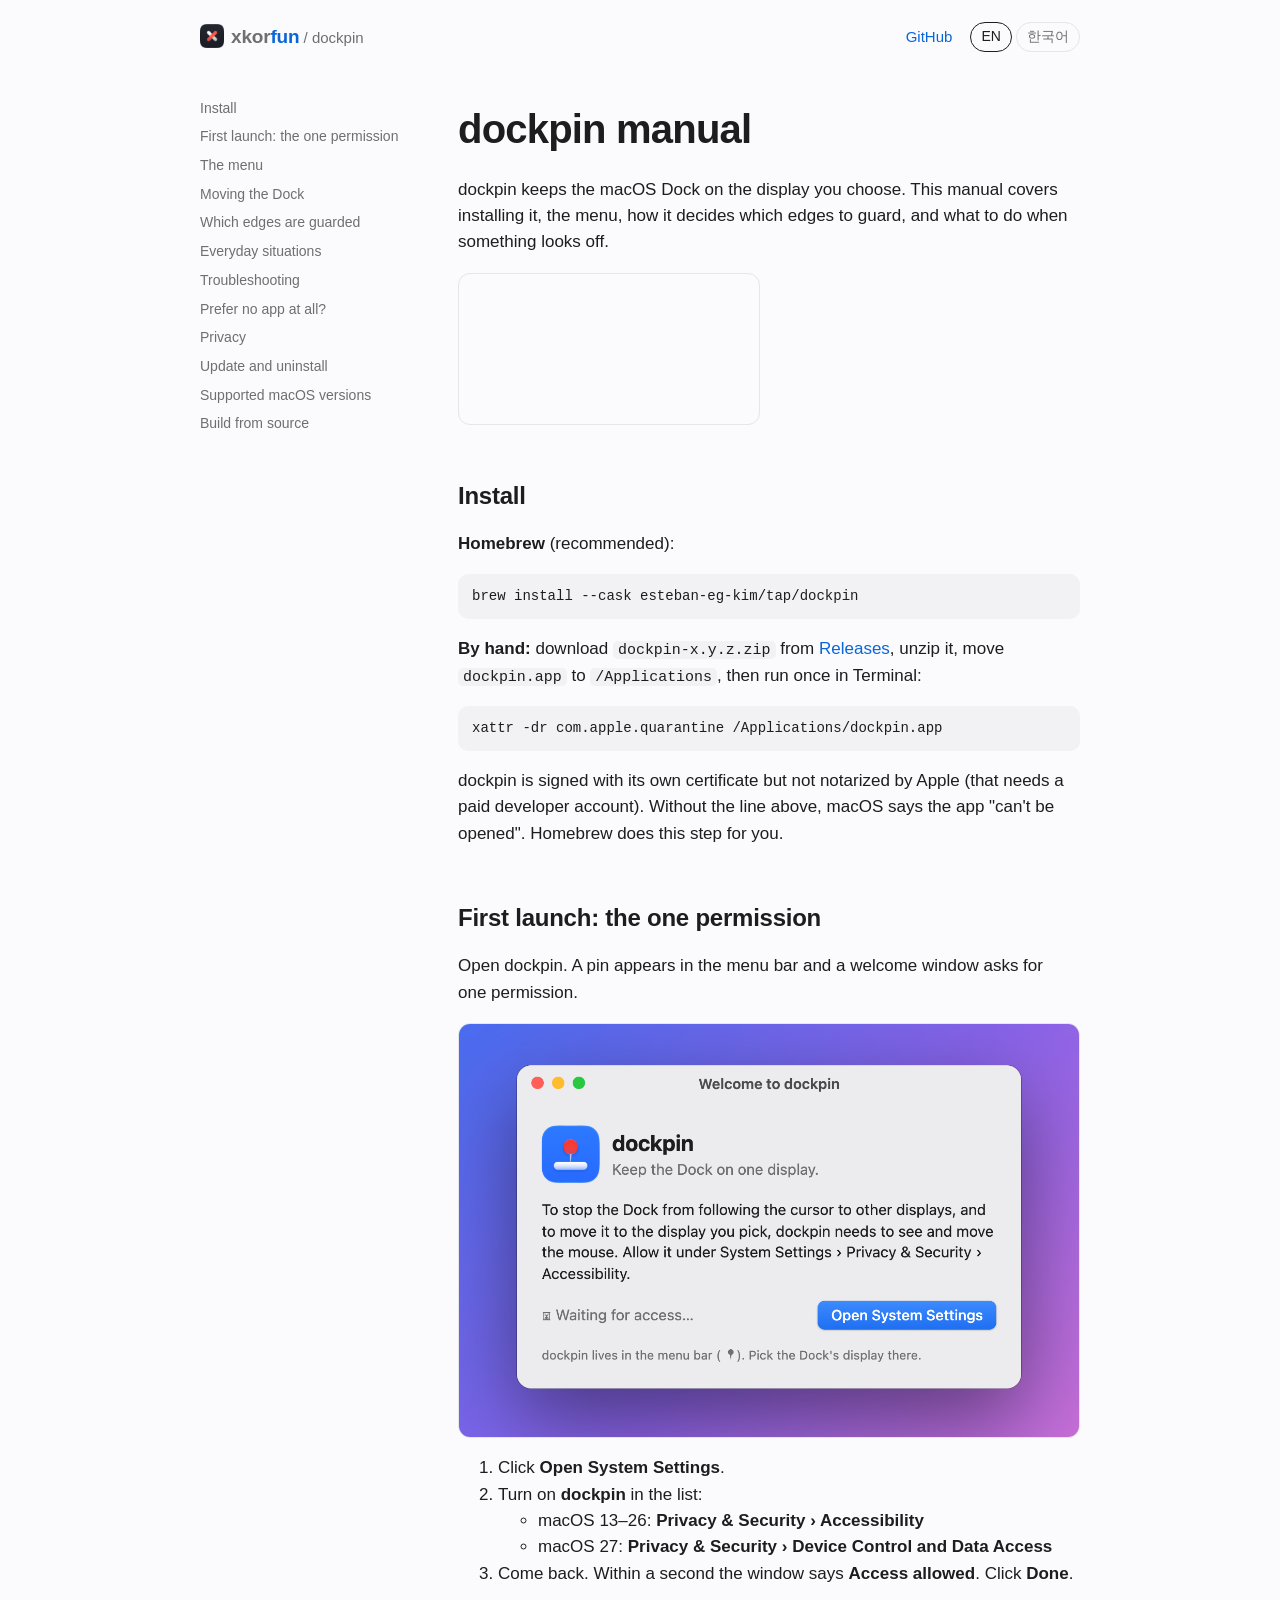
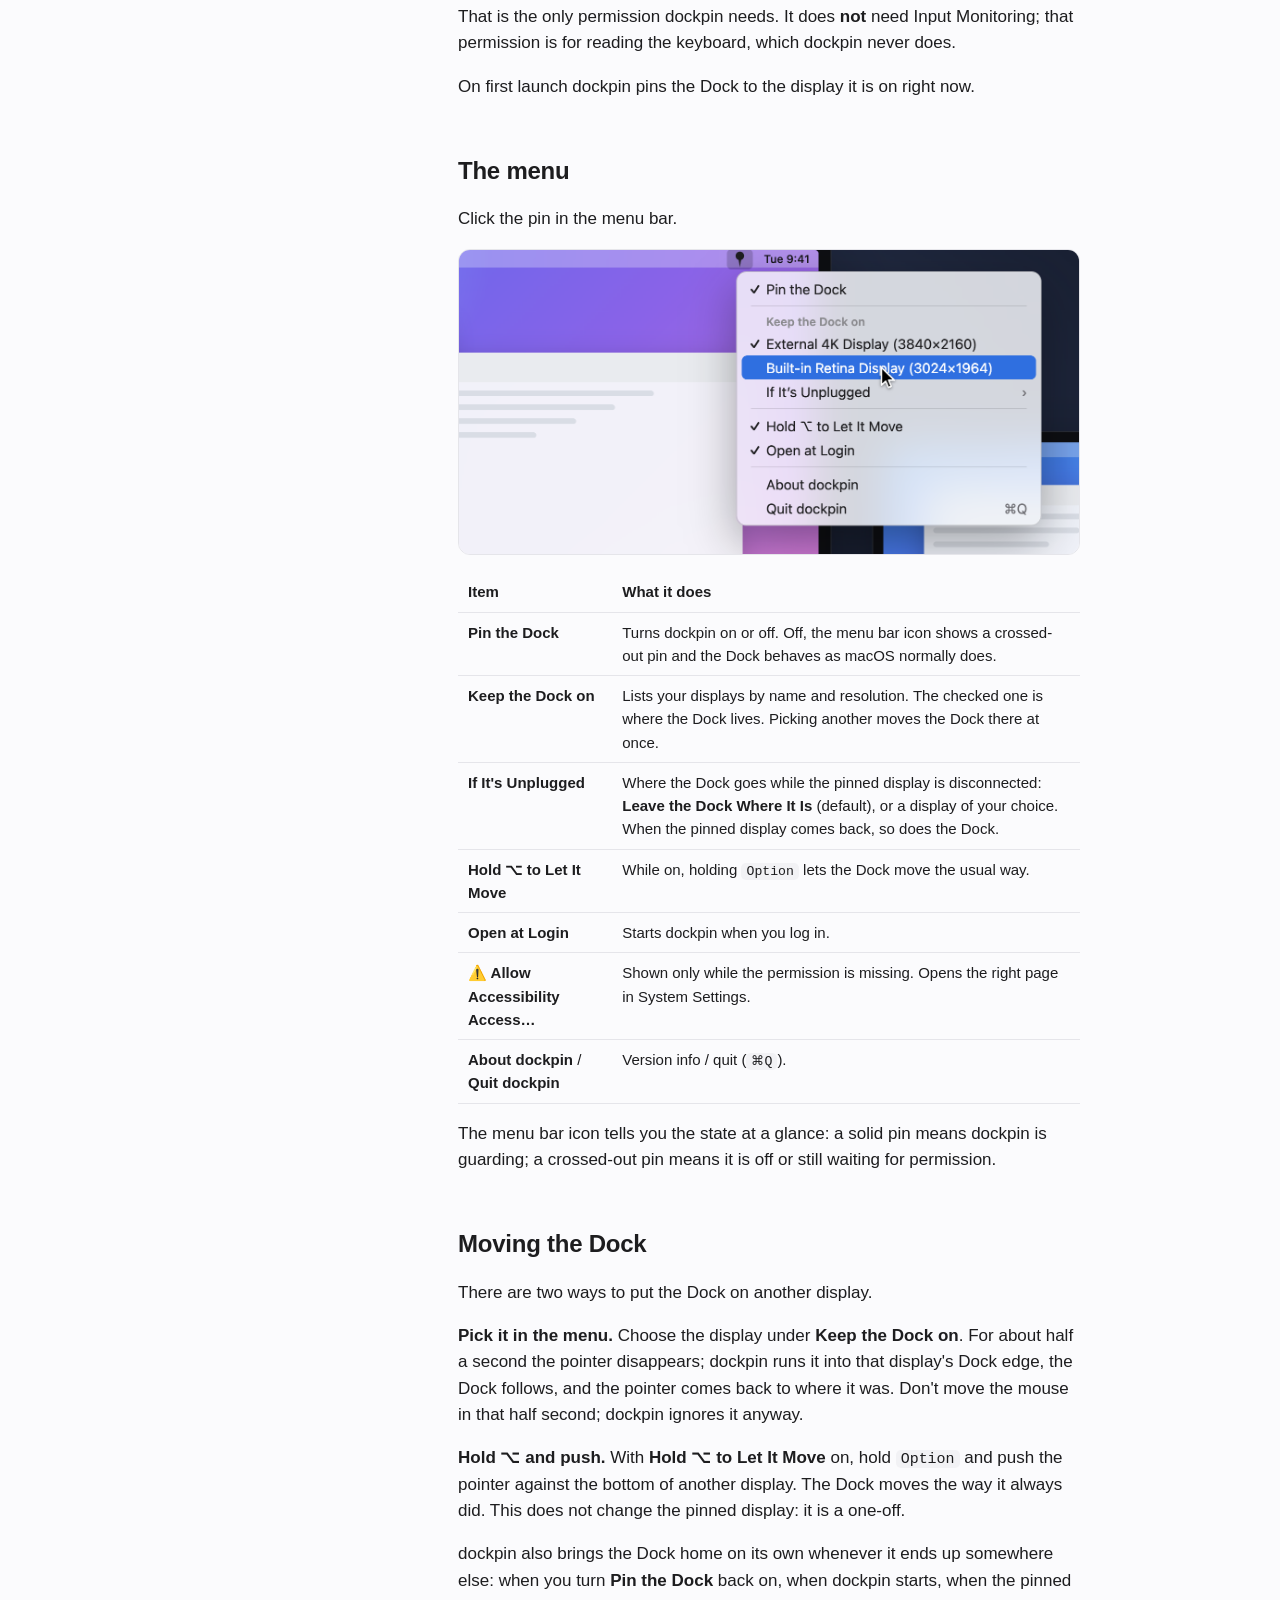
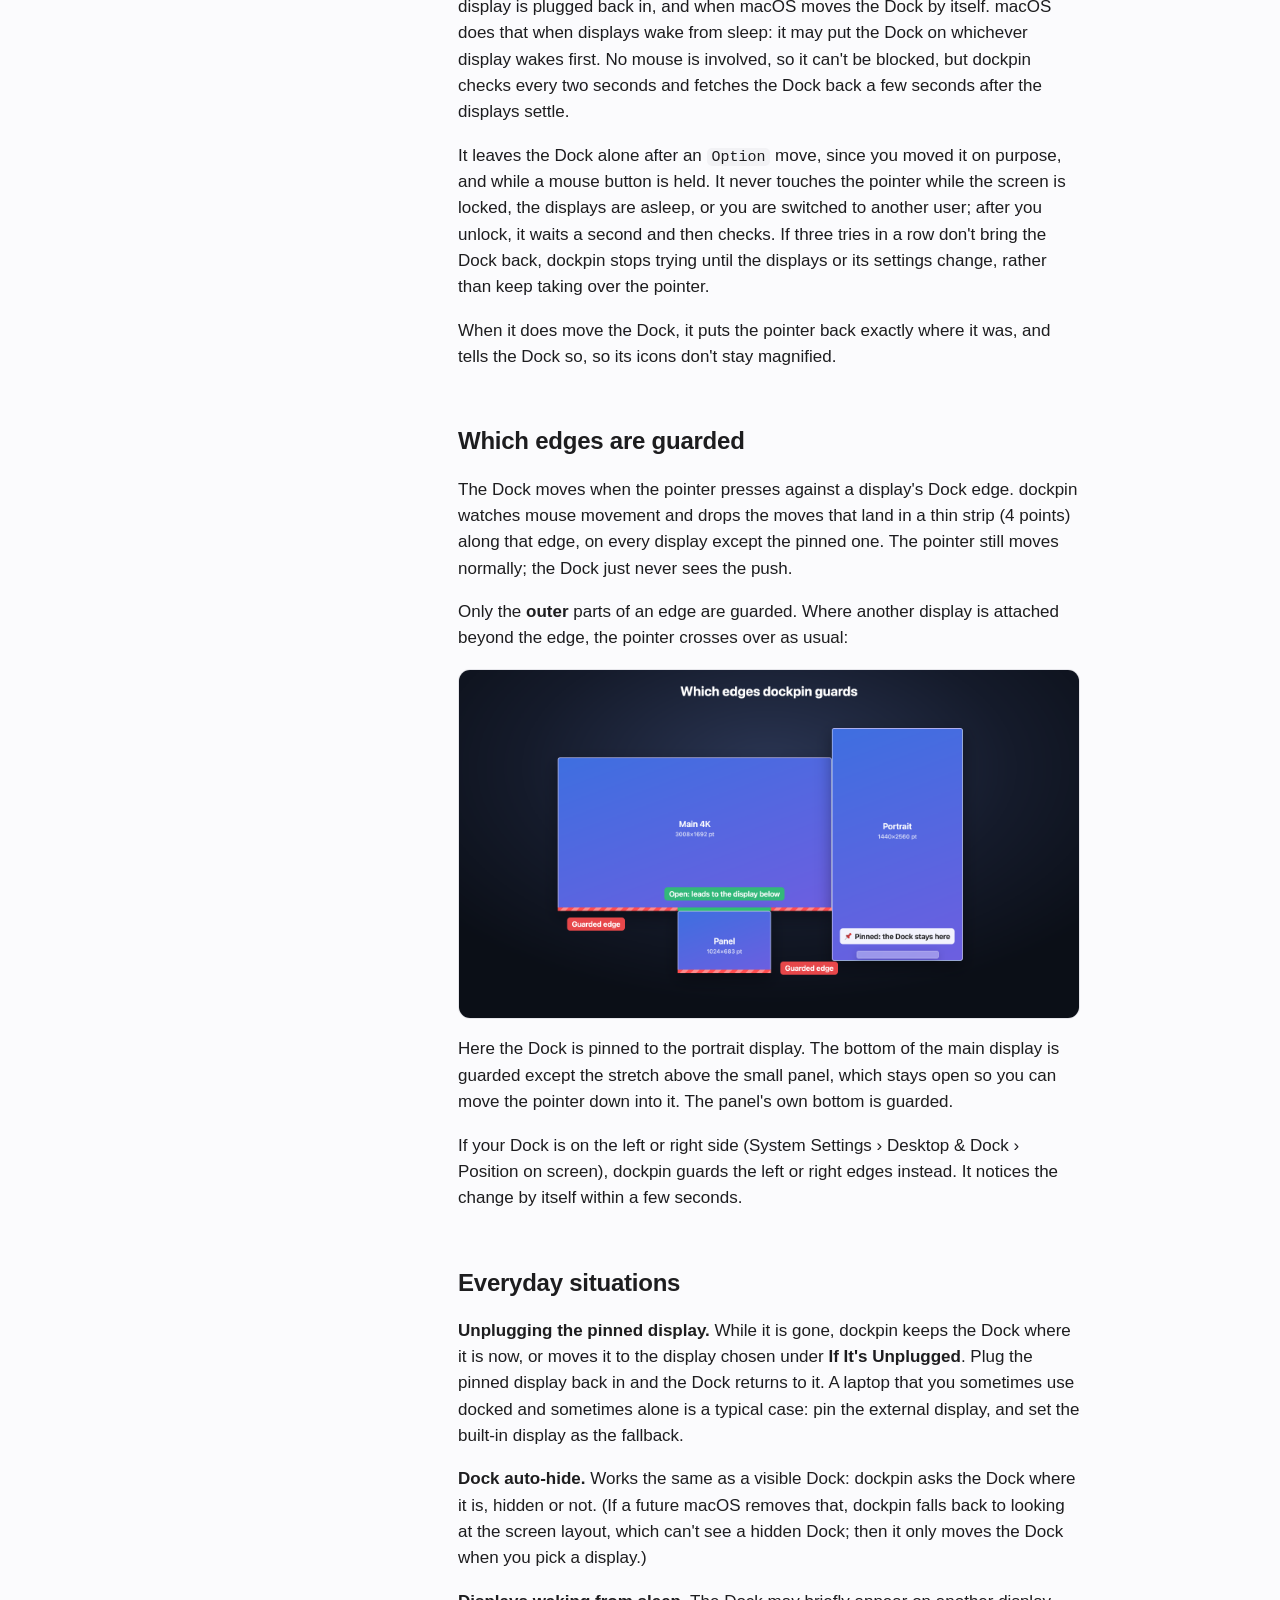
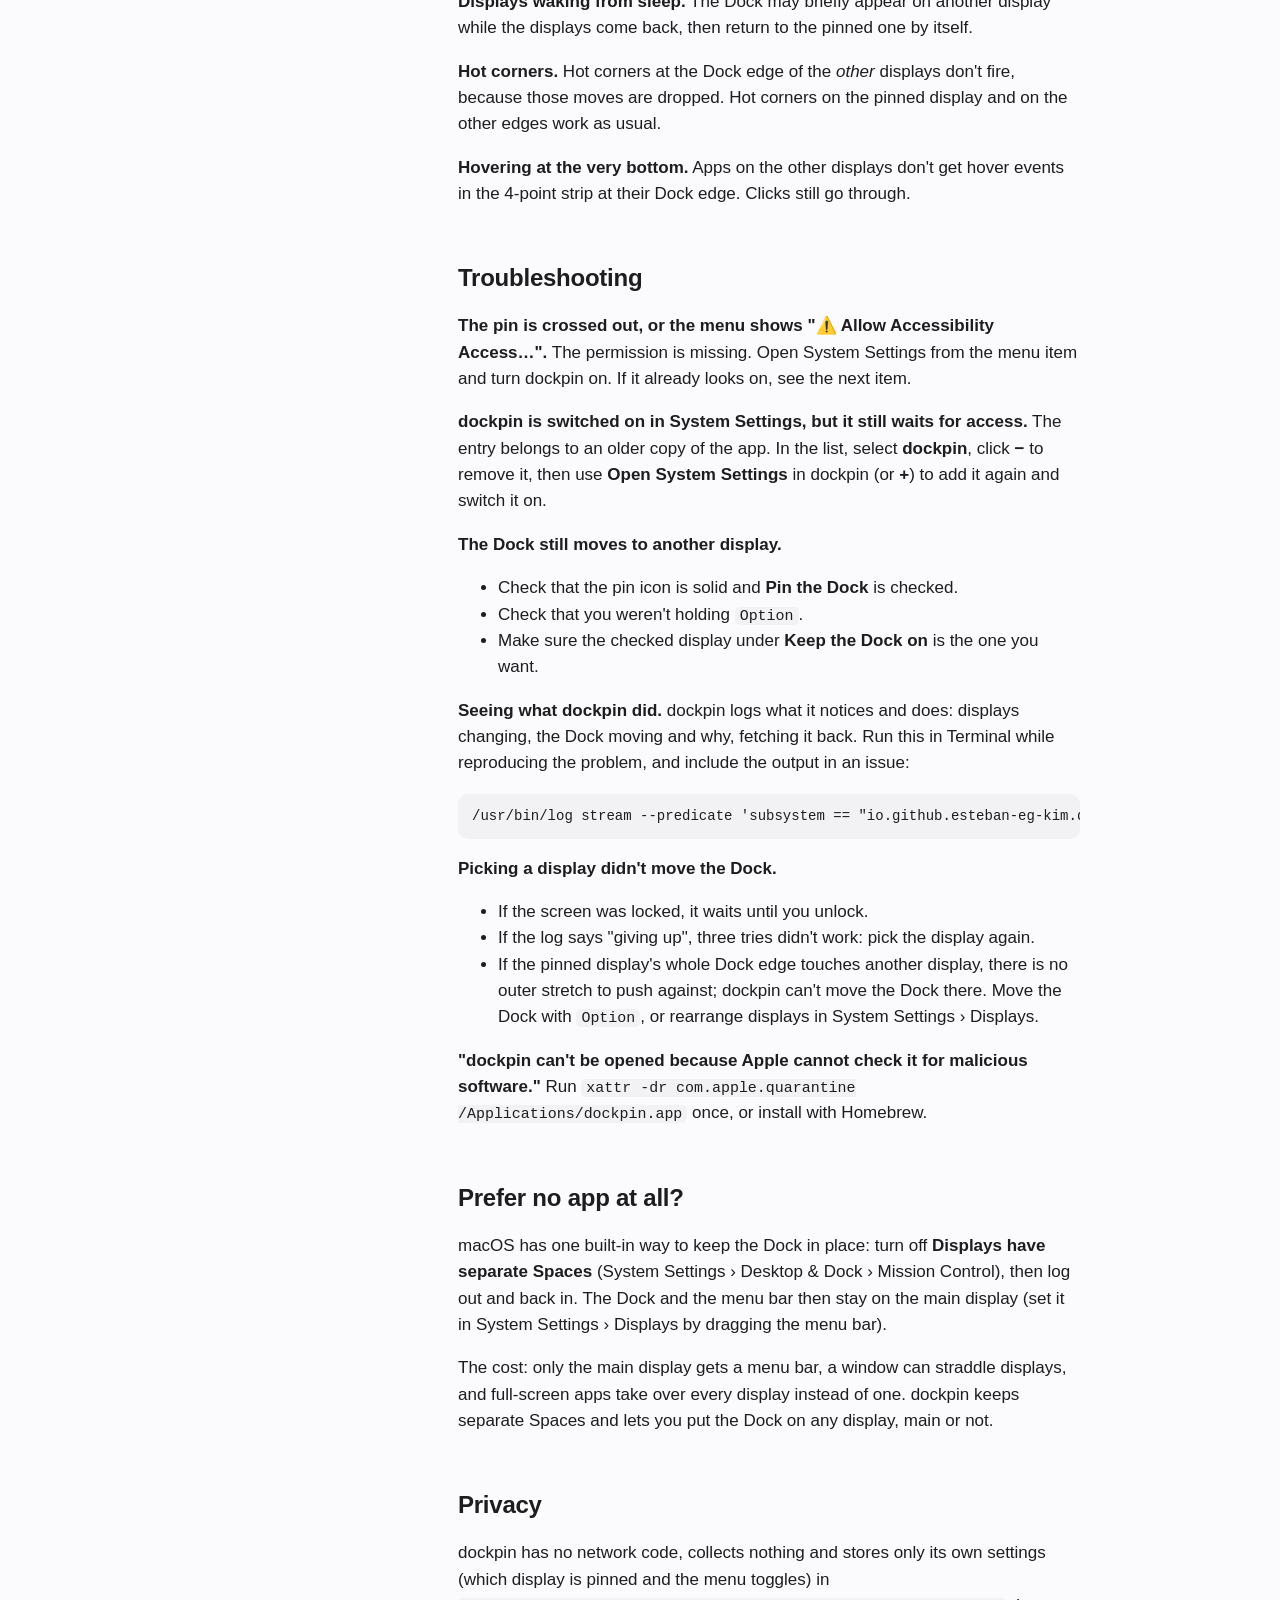
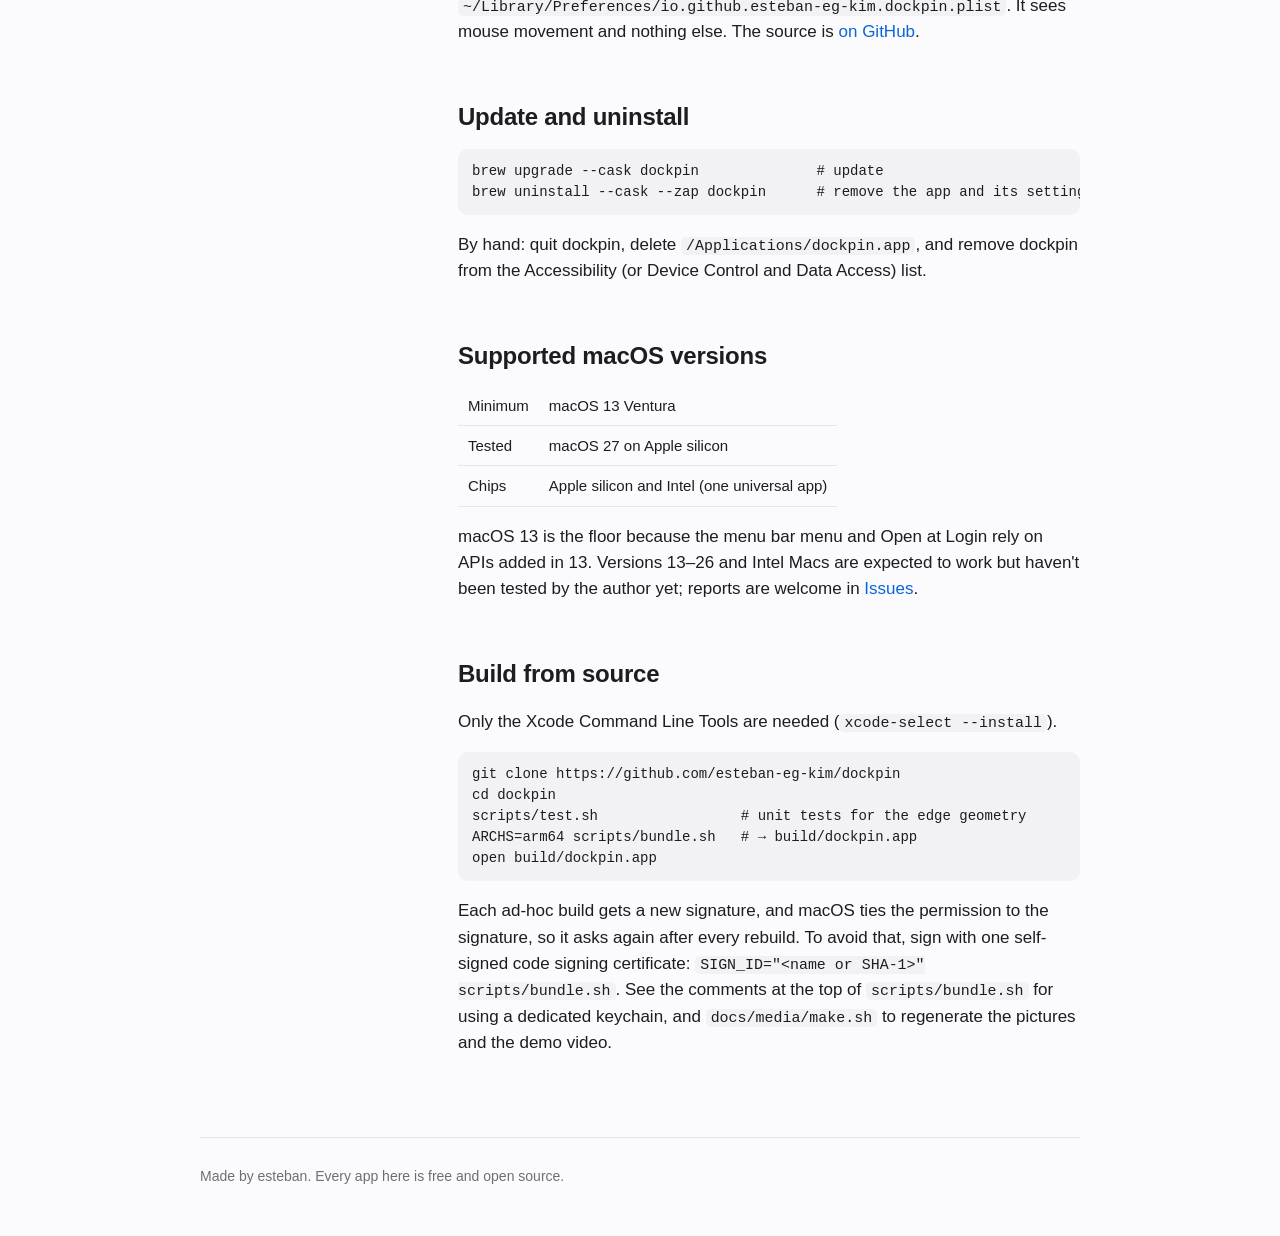
<file: dockpin/manual/index.html>
<!doctype html>
<html lang="en">
<head>
<meta charset="utf-8">
<meta name="viewport" content="width=device-width, initial-scale=1">
<title>dockpin manual · xkorfun</title>
<meta name="description" content="How to install and use dockpin: the permission, the menu, everyday situations and troubleshooting.">
<meta name="ko:title" content="dockpin 사용 설명서 · xkorfun">
<meta name="ko:description" content="dockpin 설치와 사용법: 권한, 메뉴, 자주 겪는 상황, 문제 해결.">
<meta property="og:title" content="dockpin manual">
<meta property="og:url" content="https://xkorfun.github.io/dockpin/manual/">
<meta property="og:image" content="https://xkorfun.github.io/img/dockpin.png">
<meta property="og:site_name" content="xkorfun">
<link rel="canonical" href="https://xkorfun.github.io/dockpin/manual/">
<!-- hreflang: tools/i18n.py -->
<link rel="alternate" hreflang="en" href="https://xkorfun.github.io/dockpin/manual/">
<link rel="alternate" hreflang="ko" href="https://xkorfun.github.io/ko/dockpin/manual/">
<link rel="alternate" hreflang="x-default" href="https://xkorfun.github.io/dockpin/manual/">
<script src="/assets/lang.js"></script>
<link rel="icon" href="/img/dockpin.png">
<link rel="apple-touch-icon" href="/img/dockpin.png">
<link rel="stylesheet" href="/assets/site.css">
</head>
<body>
<!-- Generated by tools/manual.py from the app repo's docs/manual*.md. Edit those, not this. -->
<div class="wrap">
  <header>
    <span class="crumbs"><a class="brand" href="/"><img src="/img/xkorfun.png" alt="" width="24" height="24">xkor<span>fun</span></a> / <a href="/dockpin/">dockpin</a></span>
    <nav class="nav">
      <a href="https://github.com/esteban-eg-kim/dockpin">GitHub</a>
      <span class="lang">
        <button type="button" data-lang="en" aria-pressed="true">EN</button>
        <button type="button" data-lang="ko" aria-pressed="false">한국어</button>
      </span>
    </nav>
  </header>

  <div class="doc" data-en>
    <nav class="toc" aria-label="Contents"><ol><li><a href="#en-install">Install</a></li><li><a href="#en-first-launch-the-one-permission">First launch: the one permission</a></li><li><a href="#en-the-menu">The menu</a></li><li><a href="#en-moving-the-dock">Moving the Dock</a></li><li><a href="#en-which-edges-are-guarded">Which edges are guarded</a></li><li><a href="#en-everyday-situations">Everyday situations</a></li><li><a href="#en-troubleshooting">Troubleshooting</a></li><li><a href="#en-prefer-no-app-at-all">Prefer no app at all?</a></li><li><a href="#en-privacy">Privacy</a></li><li><a href="#en-update-and-uninstall">Update and uninstall</a></li><li><a href="#en-supported-macos-versions">Supported macOS versions</a></li><li><a href="#en-build-from-source">Build from source</a></li></ol></nav>
    <article>
<h1>dockpin manual</h1>
<p>dockpin keeps the macOS Dock on the display you choose. This manual covers installing it, the menu, how it decides which edges to guard, and what to do when something looks off.</p>
<p><video src="/dockpin/media/demo-en.mp4" autoplay muted loop playsinline aria-label="dockpin demo"></video></p>
<h2 id="en-install">Install</h2>
<p><strong>Homebrew</strong> (recommended):</p>
<pre><code>brew install --cask esteban-eg-kim/tap/dockpin</code></pre>
<p><strong>By hand:</strong> download <code>dockpin-x.y.z.zip</code> from <a href="https://github.com/esteban-eg-kim/dockpin/releases">Releases</a>, unzip it, move <code>dockpin.app</code> to <code>/Applications</code>, then run once in Terminal:</p>
<pre><code>xattr -dr com.apple.quarantine /Applications/dockpin.app</code></pre>
<p>dockpin is signed with its own certificate but not notarized by Apple (that needs a paid developer account). Without the line above, macOS says the app "can't be opened". Homebrew does this step for you.</p>
<h2 id="en-first-launch-the-one-permission">First launch: the one permission</h2>
<p>Open dockpin. A pin appears in the menu bar and a welcome window asks for one permission.</p>
<p><img src="/dockpin/img/onboarding.png" alt="Welcome window" loading="lazy"></p>
<ol><li>Click <strong>Open System Settings</strong>.</li><li>Turn on <strong>dockpin</strong> in the list:<ul><li>macOS 13–26: <strong>Privacy &amp; Security › Accessibility</strong></li><li>macOS 27: <strong>Privacy &amp; Security › Device Control and Data Access</strong></li></ul></li><li>Come back. Within a second the window says <strong>Access allowed</strong>. Click <strong>Done</strong>.</li></ol>
<p>That is the only permission dockpin needs. It does <strong>not</strong> need Input Monitoring; that permission is for reading the keyboard, which dockpin never does.</p>
<p>On first launch dockpin pins the Dock to the display it is on right now.</p>
<h2 id="en-the-menu">The menu</h2>
<p>Click the pin in the menu bar.</p>
<p><img src="/dockpin/img/menu.png" alt="The dockpin menu" loading="lazy"></p>
<table><thead><tr><th>Item</th><th>What it does</th></tr></thead><tbody><tr><td><strong>Pin the Dock</strong></td><td>Turns dockpin on or off. Off, the menu bar icon shows a crossed-out pin and the Dock behaves as macOS normally does.</td></tr><tr><td><strong>Keep the Dock on</strong></td><td>Lists your displays by name and resolution. The checked one is where the Dock lives. Picking another moves the Dock there at once.</td></tr><tr><td><strong>If It's Unplugged</strong></td><td>Where the Dock goes while the pinned display is disconnected: <strong>Leave the Dock Where It Is</strong> (default), or a display of your choice. When the pinned display comes back, so does the Dock.</td></tr><tr><td><strong>Hold ⌥ to Let It Move</strong></td><td>While on, holding <code>Option</code> lets the Dock move the usual way.</td></tr><tr><td><strong>Open at Login</strong></td><td>Starts dockpin when you log in.</td></tr><tr><td><strong>⚠️ Allow Accessibility Access…</strong></td><td>Shown only while the permission is missing. Opens the right page in System Settings.</td></tr><tr><td><strong>About dockpin</strong> / <strong>Quit dockpin</strong></td><td>Version info / quit (<code>⌘Q</code>).</td></tr></tbody></table>
<p>The menu bar icon tells you the state at a glance: a solid pin means dockpin is guarding; a crossed-out pin means it is off or still waiting for permission.</p>
<h2 id="en-moving-the-dock">Moving the Dock</h2>
<p>There are two ways to put the Dock on another display.</p>
<p><strong>Pick it in the menu.</strong> Choose the display under <strong>Keep the Dock on</strong>. For about half a second the pointer disappears; dockpin runs it into that display's Dock edge, the Dock follows, and the pointer comes back to where it was. Don't move the mouse in that half second; dockpin ignores it anyway.</p>
<p><strong>Hold ⌥ and push.</strong> With <strong>Hold ⌥ to Let It Move</strong> on, hold <code>Option</code> and push the pointer against the bottom of another display. The Dock moves the way it always did. This does not change the pinned display: it is a one-off.</p>
<p>dockpin also brings the Dock home on its own whenever it ends up somewhere else: when you turn <strong>Pin the Dock</strong> back on, when dockpin starts, when the pinned display is plugged back in, and when macOS moves the Dock by itself. macOS does that when displays wake from sleep: it may put the Dock on whichever display wakes first. No mouse is involved, so it can't be blocked, but dockpin checks every two seconds and fetches the Dock back a few seconds after the displays settle.</p>
<p>It leaves the Dock alone after an <code>Option</code> move, since you moved it on purpose, and while a mouse button is held. It never touches the pointer while the screen is locked, the displays are asleep, or you are switched to another user; after you unlock, it waits a second and then checks. If three tries in a row don't bring the Dock back, dockpin stops trying until the displays or its settings change, rather than keep taking over the pointer.</p>
<p>When it does move the Dock, it puts the pointer back exactly where it was, and tells the Dock so, so its icons don't stay magnified.</p>
<h2 id="en-which-edges-are-guarded">Which edges are guarded</h2>
<p>The Dock moves when the pointer presses against a display's Dock edge. dockpin watches mouse movement and drops the moves that land in a thin strip (4 points) along that edge, on every display except the pinned one. The pointer still moves normally; the Dock just never sees the push.</p>
<p>Only the <strong>outer</strong> parts of an edge are guarded. Where another display is attached beyond the edge, the pointer crosses over as usual:</p>
<p><img src="/dockpin/img/edges-en.png" alt="Guarded and open edges" loading="lazy"></p>
<p>Here the Dock is pinned to the portrait display. The bottom of the main display is guarded except the stretch above the small panel, which stays open so you can move the pointer down into it. The panel's own bottom is guarded.</p>
<p>If your Dock is on the left or right side (System Settings › Desktop &amp; Dock › Position on screen), dockpin guards the left or right edges instead. It notices the change by itself within a few seconds.</p>
<h2 id="en-everyday-situations">Everyday situations</h2>
<p><strong>Unplugging the pinned display.</strong> While it is gone, dockpin keeps the Dock where it is now, or moves it to the display chosen under <strong>If It's Unplugged</strong>. Plug the pinned display back in and the Dock returns to it. A laptop that you sometimes use docked and sometimes alone is a typical case: pin the external display, and set the built-in display as the fallback.</p>
<p><strong>Dock auto-hide.</strong> Works the same as a visible Dock: dockpin asks the Dock where it is, hidden or not. (If a future macOS removes that, dockpin falls back to looking at the screen layout, which can't see a hidden Dock; then it only moves the Dock when you pick a display.)</p>
<p><strong>Displays waking from sleep.</strong> The Dock may briefly appear on another display while the displays come back, then return to the pinned one by itself.</p>
<p><strong>Hot corners.</strong> Hot corners at the Dock edge of the <em>other</em> displays don't fire, because those moves are dropped. Hot corners on the pinned display and on the other edges work as usual.</p>
<p><strong>Hovering at the very bottom.</strong> Apps on the other displays don't get hover events in the 4-point strip at their Dock edge. Clicks still go through.</p>
<h2 id="en-troubleshooting">Troubleshooting</h2>
<p><strong>The pin is crossed out, or the menu shows "⚠️ Allow Accessibility Access…".</strong> The permission is missing. Open System Settings from the menu item and turn dockpin on. If it already looks on, see the next item.</p>
<p><strong>dockpin is switched on in System Settings, but it still waits for access.</strong> The entry belongs to an older copy of the app. In the list, select <strong>dockpin</strong>, click <strong>−</strong> to remove it, then use <strong>Open System Settings</strong> in dockpin (or <strong>+</strong>) to add it again and switch it on.</p>
<p><strong>The Dock still moves to another display.</strong></p>
<ul><li>Check that the pin icon is solid and <strong>Pin the Dock</strong> is checked.</li><li>Check that you weren't holding <code>Option</code>.</li><li>Make sure the checked display under <strong>Keep the Dock on</strong> is the one you want.</li></ul>
<p><strong>Seeing what dockpin did.</strong> dockpin logs what it notices and does: displays changing, the Dock moving and why, fetching it back. Run this in Terminal while reproducing the problem, and include the output in an issue:</p>
<pre><code>/usr/bin/log stream --predicate &#x27;subsystem == &quot;io.github.esteban-eg-kim.dockpin&quot;&#x27;</code></pre>
<p><strong>Picking a display didn't move the Dock.</strong></p>
<ul><li>If the screen was locked, it waits until you unlock.</li><li>If the log says "giving up", three tries didn't work: pick the display again.</li><li>If the pinned display's whole Dock edge touches another display, there is no outer stretch to push against; dockpin can't move the Dock there. Move the Dock with <code>Option</code>, or rearrange displays in System Settings › Displays.</li></ul>
<p><strong>"dockpin can't be opened because Apple cannot check it for malicious software."</strong> Run <code>xattr -dr com.apple.quarantine /Applications/dockpin.app</code> once, or install with Homebrew.</p>
<h2 id="en-prefer-no-app-at-all">Prefer no app at all?</h2>
<p>macOS has one built-in way to keep the Dock in place: turn off <strong>Displays have separate Spaces</strong> (System Settings › Desktop &amp; Dock › Mission Control), then log out and back in. The Dock and the menu bar then stay on the main display (set it in System Settings › Displays by dragging the menu bar).</p>
<p>The cost: only the main display gets a menu bar, a window can straddle displays, and full-screen apps take over every display instead of one. dockpin keeps separate Spaces and lets you put the Dock on any display, main or not.</p>
<h2 id="en-privacy">Privacy</h2>
<p>dockpin has no network code, collects nothing and stores only its own settings (which display is pinned and the menu toggles) in <code>~/Library/Preferences/io.github.esteban-eg-kim.dockpin.plist</code>. It sees mouse movement and nothing else. The source is <a href="https://github.com/esteban-eg-kim/dockpin">on GitHub</a>.</p>
<h2 id="en-update-and-uninstall">Update and uninstall</h2>
<pre><code>brew upgrade --cask dockpin              # update
brew uninstall --cask --zap dockpin      # remove the app and its settings</code></pre>
<p>By hand: quit dockpin, delete <code>/Applications/dockpin.app</code>, and remove dockpin from the Accessibility (or Device Control and Data Access) list.</p>
<h2 id="en-supported-macos-versions">Supported macOS versions</h2>
<table><tbody><tr><td>Minimum</td><td>macOS 13 Ventura</td></tr><tr><td>Tested</td><td>macOS 27 on Apple silicon</td></tr><tr><td>Chips</td><td>Apple silicon and Intel (one universal app)</td></tr></tbody></table>
<p>macOS 13 is the floor because the menu bar menu and Open at Login rely on APIs added in 13. Versions 13–26 and Intel Macs are expected to work but haven't been tested by the author yet; reports are welcome in <a href="https://github.com/esteban-eg-kim/dockpin/issues">Issues</a>.</p>
<h2 id="en-build-from-source">Build from source</h2>
<p>Only the Xcode Command Line Tools are needed (<code>xcode-select --install</code>).</p>
<pre><code>git clone https://github.com/esteban-eg-kim/dockpin
cd dockpin
scripts/test.sh                 # unit tests for the edge geometry
ARCHS=arm64 scripts/bundle.sh   # → build/dockpin.app
open build/dockpin.app</code></pre>
<p>Each ad-hoc build gets a new signature, and macOS ties the permission to the signature, so it asks again after every rebuild. To avoid that, sign with one self-signed code signing certificate: <code>SIGN_ID=&quot;&lt;name or SHA-1&gt;&quot; scripts/bundle.sh</code>. See the comments at the top of <code>scripts/bundle.sh</code> for using a dedicated keychain, and <code>docs/media/make.sh</code> to regenerate the pictures and the demo video.</p>
    </article>
  </div>
  <div class="doc" data-ko>
    <nav class="toc" aria-label="목차"><ol><li><a href="#ko-설치">설치</a></li><li><a href="#ko-처음-실행-권한-하나">처음 실행: 권한 하나</a></li><li><a href="#ko-메뉴">메뉴</a></li><li><a href="#ko-dock-옮기기">Dock 옮기기</a></li><li><a href="#ko-어떤-가장자리를-막나">어떤 가장자리를 막나</a></li><li><a href="#ko-이럴-땐-이렇게-동작합니다">이럴 땐 이렇게 동작합니다</a></li><li><a href="#ko-문제-해결">문제 해결</a></li><li><a href="#ko-앱-없이-하고-싶다면">앱 없이 하고 싶다면</a></li><li><a href="#ko-개인정보">개인정보</a></li><li><a href="#ko-업데이트와-삭제">업데이트와 삭제</a></li><li><a href="#ko-지원하는-macos-버전">지원하는 macOS 버전</a></li><li><a href="#ko-소스에서-빌드">소스에서 빌드</a></li></ol></nav>
    <article>
<h1>dockpin 사용 설명서</h1>
<p>dockpin은 macOS Dock을 원하는 화면 하나에 고정합니다. 이 설명서는 설치, 메뉴, 어떤 가장자리를 막는지, 그리고 이상할 때 확인할 것을 다룹니다.</p>
<p><video src="/dockpin/media/demo-ko.mp4" autoplay muted loop playsinline aria-label="dockpin 데모"></video></p>
<h2 id="ko-설치">설치</h2>
<p><strong>Homebrew</strong> (권장):</p>
<pre><code>brew install --cask esteban-eg-kim/tap/dockpin</code></pre>
<p><strong>직접 설치:</strong> <a href="https://github.com/esteban-eg-kim/dockpin/releases">Releases</a> 에서 <code>dockpin-x.y.z.zip</code> 을 받아 압축을 풀고, <code>dockpin.app</code> 을 <code>/Applications</code> 로 옮긴 뒤 터미널에서 한 번 실행합니다:</p>
<pre><code>xattr -dr com.apple.quarantine /Applications/dockpin.app</code></pre>
<p>dockpin은 자체 인증서로 서명되어 있지만 Apple 공증(notarization)은 받지 않았습니다 (유료 개발자 계정이 필요). 위 명령이 없으면 macOS가 "앱을 열 수 없습니다"라고 합니다. Homebrew로 설치하면 이 단계를 대신 해 줍니다.</p>
<h2 id="ko-처음-실행-권한-하나">처음 실행: 권한 하나</h2>
<p>dockpin을 열면 메뉴바에 핀 아이콘이 생기고, 환영 창이 권한 하나를 요청합니다.</p>
<p><img src="/dockpin/img/onboarding.png" alt="환영 창" loading="lazy"></p>
<ol><li><strong>Open System Settings</strong> 를 누릅니다.</li><li>목록에서 <strong>dockpin</strong> 을 켭니다:<ul><li>macOS 13–26: <strong>개인정보 보호 및 보안 › 손쉬운 사용</strong></li><li>macOS 27: <strong>Privacy &amp; Security › Device Control and Data Access</strong></li></ul></li><li>돌아오면 1초 안에 창이 <strong>Access allowed</strong> 로 바뀝니다. <strong>Done</strong> 을 누릅니다.</li></ol>
<p>필요한 권한은 이것 하나입니다. <strong>입력 모니터링은 필요 없습니다.</strong> 그건 키보드를 읽는 권한인데, dockpin은 키보드를 보지 않습니다.</p>
<p>처음 실행하면 지금 Dock이 있는 화면에 고정됩니다.</p>
<h2 id="ko-메뉴">메뉴</h2>
<p>메뉴바의 핀 아이콘을 누릅니다. 메뉴는 영어로 표시됩니다.</p>
<p><img src="/dockpin/img/menu.png" alt="dockpin 메뉴" loading="lazy"></p>
<table><thead><tr><th>항목</th><th>동작</th></tr></thead><tbody><tr><td><strong>Pin the Dock</strong></td><td>dockpin 켜기/끄기. 끄면 메뉴바 아이콘에 사선이 그어지고 Dock은 macOS 기본 동작으로 돌아갑니다.</td></tr><tr><td><strong>Keep the Dock on</strong></td><td>연결된 화면을 이름과 해상도로 보여 줍니다. 체크된 화면이 Dock의 자리입니다. 다른 화면을 고르면 Dock이 바로 그리로 옮겨갑니다.</td></tr><tr><td><strong>If It's Unplugged</strong></td><td>고정 화면이 연결되어 있지 않을 때 Dock을 둘 곳: <strong>Leave the Dock Where It Is</strong>(기본, 지금 자리에 둠) 또는 원하는 화면. 고정 화면이 돌아오면 Dock도 돌아옵니다.</td></tr><tr><td><strong>Hold ⌥ to Let It Move</strong></td><td>켜 두면 <code>Option</code> 을 누르고 있는 동안은 Dock이 평소처럼 옮겨갑니다.</td></tr><tr><td><strong>Open at Login</strong></td><td>로그인할 때 dockpin을 자동으로 실행합니다.</td></tr><tr><td><strong>⚠️ Allow Accessibility Access…</strong></td><td>권한이 없을 때만 보입니다. 시스템 설정의 해당 화면을 엽니다.</td></tr><tr><td><strong>About dockpin</strong> / <strong>Quit dockpin</strong></td><td>버전 정보 / 종료 (<code>⌘Q</code>).</td></tr></tbody></table>
<p>메뉴바 아이콘으로 상태를 바로 알 수 있습니다. 꽉 찬 핀은 동작 중, 사선 그어진 핀은 꺼져 있거나 권한을 기다리는 중입니다.</p>
<h2 id="ko-dock-옮기기">Dock 옮기기</h2>
<p>Dock을 다른 화면으로 옮기는 방법은 두 가지입니다.</p>
<p><strong>메뉴에서 고르기.</strong> <strong>Keep the Dock on</strong> 에서 화면을 고르면, 0.5초쯤 커서가 사라졌다가 그 화면의 Dock 쪽 가장자리로 밀리고, Dock이 따라온 뒤 커서는 원래 자리로 돌아옵니다. 그 0.5초 동안 마우스를 움직여도 무시되니 기다리면 됩니다.</p>
<p><strong>⌥ 누른 채 밀기.</strong> <strong>Hold ⌥ to Let It Move</strong> 가 켜져 있으면, <code>Option</code> 을 누른 채 다른 화면 아래쪽으로 커서를 밀면 Dock이 평소처럼 옮겨갑니다. 고정 화면 설정은 바뀌지 않는 일회성 이동입니다.</p>
<p>Dock이 다른 곳에 가 있으면 dockpin이 알아서 고정 화면으로 데려옵니다. <strong>Pin the Dock</strong> 을 다시 켤 때, dockpin이 시작될 때, 고정 화면을 다시 연결했을 때, 그리고 macOS가 직접 Dock을 옮겼을 때입니다. macOS는 모니터가 절전에서 깨어날 때 먼저 켜진 화면으로 Dock을 옮기기도 합니다. 마우스와 상관없는 일이라 막을 수는 없지만, dockpin이 2초마다 확인해서 화면이 안정되면 몇 초 안에 다시 데려옵니다.</p>
<p><code>Option</code> 으로 일부러 옮긴 Dock과, 마우스 버튼을 누르고 있는 동안은 건드리지 않습니다. 화면이 잠겨 있거나, 모니터가 절전 중이거나, 다른 사용자로 전환된 동안에는 커서를 절대 움직이지 않고, 잠금을 풀면 1초 뒤에 확인합니다. 연속 세 번 시도해도 돌아오지 않으면, 커서를 계속 뺏지 않도록 화면 구성이나 설정이 바뀔 때까지 멈춥니다.</p>
<p>Dock을 옮긴 뒤에는 커서를 정확히 원래 자리로 돌려놓고 Dock에도 알려 주기 때문에, Dock 아이콘이 확대된 채로 남지 않습니다.</p>
<h2 id="ko-어떤-가장자리를-막나">어떤 가장자리를 막나</h2>
<p>Dock은 커서가 화면의 Dock 쪽 가장자리를 미는 것을 보고 옮겨갑니다. dockpin은 마우스 이동을 지켜보다가, 고정 화면이 아닌 모든 화면의 그 가장자리 얇은 띠(4pt) 안에서 생긴 움직임만 버립니다. 커서는 평소처럼 움직이고, Dock만 그 "밀기"를 못 봅니다.</p>
<p>가장자리 중 <strong>바깥쪽</strong> 부분만 막습니다. 가장자리 너머에 다른 화면이 붙어 있는 구간은 평소처럼 넘어갈 수 있습니다:</p>
<p><img src="/dockpin/img/edges-ko.png" alt="막힌 가장자리와 열린 구간" loading="lazy"></p>
<p>이 그림에서는 Dock이 세로 화면에 고정되어 있습니다. 메인 화면 아래쪽은 막히지만, 작은 패널 바로 위 구간은 열려 있어 커서를 아래 패널로 내릴 수 있습니다. 패널 자체의 아래쪽은 막힙니다.</p>
<p>Dock을 왼쪽이나 오른쪽에 두었다면(시스템 설정 › 데스크탑 및 Dock › 화면에서의 위치) 왼쪽/오른쪽 가장자리를 막습니다. 바꾸면 몇 초 안에 알아서 반영됩니다.</p>
<h2 id="ko-이럴-땐-이렇게-동작합니다">이럴 땐 이렇게 동작합니다</h2>
<p><strong>고정한 화면을 뽑았을 때.</strong> 그 화면이 없는 동안에는 Dock을 지금 있는 화면에 두거나, <strong>If It's Unplugged</strong> 에서 고른 화면으로 옮깁니다. 노트북을 외장 모니터에 연결해서도 쓰고 혼자서도 쓴다면, 외장 모니터에 고정하고 대체 화면을 내장 화면으로 정해 두면 됩니다. 고정 화면을 다시 연결하면 Dock이 그 화면으로 돌아갑니다.</p>
<p><strong>Dock 자동 가리기.</strong> 보이는 Dock과 똑같이 동작합니다. dockpin이 Dock에게 직접 위치를 물어보기 때문에 숨어 있어도 압니다. (나중에 macOS에서 이 방법이 막히면 화면 배치로 추측하는 방식으로 돌아가는데, 그 방식은 숨은 Dock을 못 봅니다. 그때는 메뉴에서 화면을 직접 고를 때만 Dock을 옮깁니다.)</p>
<p><strong>모니터가 절전에서 깨어날 때.</strong> 화면들이 켜지는 동안 Dock이 잠깐 다른 화면에 나타났다가, 곧 고정 화면으로 알아서 돌아옵니다.</p>
<p><strong>핫코너.</strong> <em>다른</em> 화면의 Dock 쪽 핫코너는 동작하지 않습니다(그 움직임을 버리기 때문). 고정 화면의 핫코너와 다른 모서리의 핫코너는 그대로 동작합니다.</p>
<p><strong>맨 아래에서의 hover.</strong> 다른 화면의 Dock 쪽 4pt 띠 안에서는 앱이 hover 이벤트를 받지 못합니다. 클릭은 그대로 됩니다.</p>
<h2 id="ko-문제-해결">문제 해결</h2>
<p><strong>핀에 사선이 있거나, 메뉴에 "⚠️ Allow Accessibility Access…" 가 보인다.</strong> 권한이 없는 상태입니다. 그 메뉴로 시스템 설정을 열고 dockpin을 켜 주세요. 이미 켜져 있는 것처럼 보이면 다음 항목을 보세요.</p>
<p><strong>시스템 설정에서는 켜져 있는데 계속 권한을 기다린다.</strong> 그 항목이 예전 버전의 앱 것입니다. 목록에서 <strong>dockpin</strong> 을 선택하고 <strong>−</strong> 로 지운 뒤, dockpin의 <strong>Open System Settings</strong> (또는 <strong>+</strong>)로 다시 추가하고 켜 주세요.</p>
<p><strong>Dock이 여전히 다른 화면으로 넘어간다.</strong></p>
<ul><li>핀 아이콘이 꽉 차 있고 <strong>Pin the Dock</strong> 이 체크되어 있는지 확인하세요.</li><li><code>Option</code> 을 누르고 있지 않았는지 확인하세요.</li><li><strong>Keep the Dock on</strong> 에서 체크된 화면이 원하는 화면인지 확인하세요.</li></ul>
<p><strong>dockpin이 무엇을 했는지 보기.</strong> dockpin은 화면 변경, Dock 이동과 그 이유, 되돌리기 시도를 로그로 남깁니다. 문제를 재현하면서 터미널에서 아래를 실행하고, 이슈에 출력을 붙여 주세요:</p>
<pre><code>/usr/bin/log stream --predicate &#x27;subsystem == &quot;io.github.esteban-eg-kim.dockpin&quot;&#x27;</code></pre>
<p><strong>화면을 골랐는데 Dock이 안 옮겨졌다.</strong></p>
<ul><li>화면이 잠겨 있었다면 잠금을 풀 때까지 기다립니다.</li><li>로그에 "giving up" 이 있으면 세 번 시도해도 안 된 것이니 화면을 다시 골라 주세요.</li><li>고정 화면의 Dock 쪽 가장자리 전체가 다른 화면과 맞닿아 있으면 밀 수 있는 바깥 구간이 없어서 옮길 수 없습니다. <code>Option</code> 으로 옮기거나 시스템 설정 › 디스플레이에서 배치를 바꿔 주세요.</li></ul>
<p><strong>"Apple에서 악성 소프트웨어가 있는지 확인할 수 없기 때문에 dockpin을 열 수 없습니다."</strong> <code>xattr -dr com.apple.quarantine /Applications/dockpin.app</code> 을 한 번 실행하거나 Homebrew로 설치하세요.</p>
<h2 id="ko-앱-없이-하고-싶다면">앱 없이 하고 싶다면</h2>
<p>macOS에도 Dock을 고정하는 방법이 하나 있습니다. 시스템 설정 › 데스크탑 및 Dock › Mission Control 에서 <strong>디스플레이마다 별도의 Spaces 사용</strong>(영문 <em>Displays have separate Spaces</em>) 을 끄고 로그아웃했다가 다시 로그인하면, Dock과 메뉴바가 주 디스플레이에만 머뭅니다(주 디스플레이는 시스템 설정 › 디스플레이에서 메뉴바를 끌어 정합니다).</p>
<p>대신 메뉴바가 주 디스플레이에만 생기고, 창이 두 화면에 걸칠 수 있으며, 전체 화면 앱이 한 화면이 아니라 모든 화면을 차지합니다. dockpin은 별도 Spaces를 그대로 두고, 주 디스플레이가 아닌 화면에도 Dock을 고정할 수 있습니다.</p>
<h2 id="ko-개인정보">개인정보</h2>
<p>dockpin에는 네트워크 코드가 없고, 아무것도 수집하지 않으며, 자기 설정(고정 화면과 메뉴 토글)만 <code>~/Library/Preferences/io.github.esteban-eg-kim.dockpin.plist</code> 에 저장합니다. 보는 것은 마우스 움직임뿐입니다. 소스는 <a href="https://github.com/esteban-eg-kim/dockpin">GitHub</a>에 전부 있습니다.</p>
<h2 id="ko-업데이트와-삭제">업데이트와 삭제</h2>
<pre><code>brew upgrade --cask dockpin              # 업데이트
brew uninstall --cask --zap dockpin      # 앱과 설정 삭제</code></pre>
<p>직접 설치했다면: dockpin을 종료하고 <code>/Applications/dockpin.app</code> 을 지운 뒤, 손쉬운 사용(또는 Device Control and Data Access) 목록에서 dockpin을 제거하세요.</p>
<h2 id="ko-지원하는-macos-버전">지원하는 macOS 버전</h2>
<table><tbody><tr><td>최소</td><td>macOS 13 Ventura</td></tr><tr><td>테스트</td><td>macOS 27, Apple 실리콘</td></tr><tr><td>칩</td><td>Apple 실리콘과 Intel (하나의 유니버설 앱)</td></tr></tbody></table>
<p>메뉴바 메뉴와 로그인 시 실행이 macOS 13에서 추가된 API를 쓰기 때문에 13이 하한입니다. 13–26과 Intel 맥은 동작할 것으로 보지만 아직 직접 테스트하지는 못했습니다. <a href="https://github.com/esteban-eg-kim/dockpin/issues">Issues</a> 에 결과를 알려 주시면 고맙겠습니다.</p>
<h2 id="ko-소스에서-빌드">소스에서 빌드</h2>
<p>Xcode Command Line Tools 만 있으면 됩니다 (<code>xcode-select --install</code>).</p>
<pre><code>git clone https://github.com/esteban-eg-kim/dockpin
cd dockpin
scripts/test.sh                 # 가장자리 계산 단위 테스트
ARCHS=arm64 scripts/bundle.sh   # → build/dockpin.app
open build/dockpin.app</code></pre>
<p>ad-hoc 빌드는 매번 서명이 바뀌고, macOS는 권한을 서명에 묶기 때문에 다시 빌드할 때마다 권한을 다시 물어봅니다. 피하려면 자체 서명 코드 서명 인증서 하나로 서명하세요: <code>SIGN_ID=&quot;&lt;이름 또는 SHA-1&gt;&quot; scripts/bundle.sh</code>. 전용 키체인 사용법은 <code>scripts/bundle.sh</code> 맨 위 주석을, 그림과 데모 영상을 다시 만드는 법은 <code>docs/media/make.sh</code> 를 보세요.</p>
    </article>
  </div>

  <footer>
    <span data-en>Made by esteban. Every app here is free and open source.</span>
    <span data-ko>esteban이 만듭니다. 여기 있는 앱은 모두 무료이며 소스가 공개되어 있습니다.</span>
  </footer>
</div>
<script src="/assets/site.js"></script>
</body>
</html>
</file>
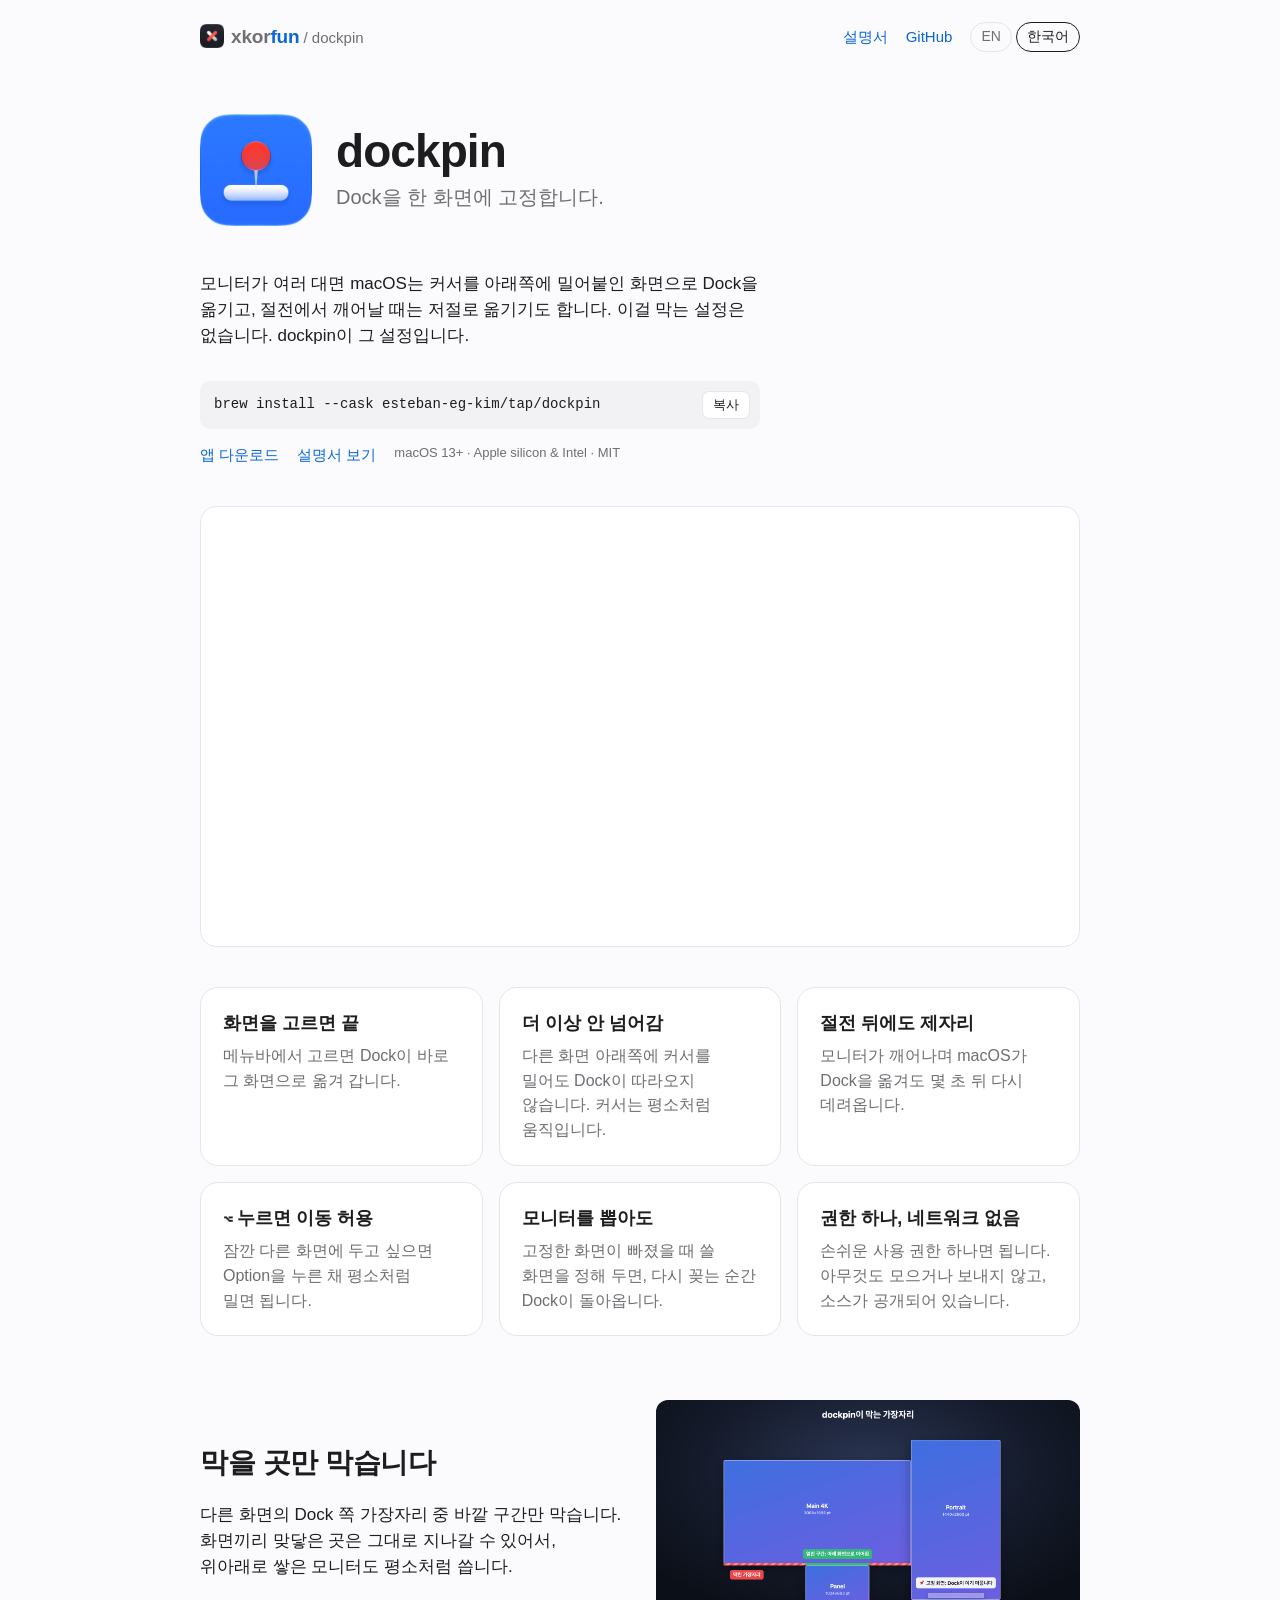
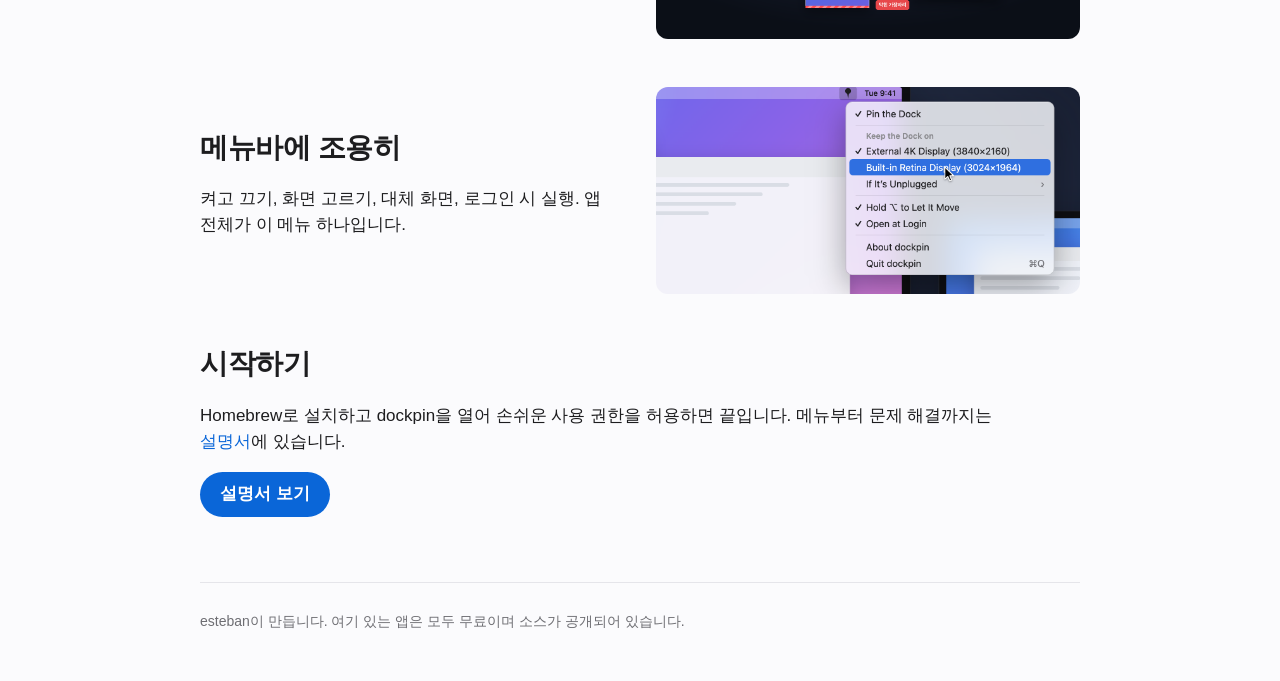
<file: ko/dockpin/index.html>
<!doctype html>
<html lang="ko">
<head>
<meta charset="utf-8">
<meta name="viewport" content="width=device-width, initial-scale=1">
<title>dockpin · Mac Dock을 한 화면에 고정</title>
<meta name="description" content="dockpin은 모니터가 여러 대일 때 macOS Dock이 다른 화면으로 넘어가지 않게, 원하는 화면에 고정하는 무료 오픈소스 메뉴바 앱입니다.">
<meta property="og:title" content="dockpin · Mac Dock을 한 화면에 고정">
<meta property="og:description" content="dockpin은 모니터가 여러 대일 때 macOS Dock이 다른 화면으로 넘어가지 않게, 원하는 화면에 고정하는 무료 오픈소스 메뉴바 앱입니다.">
<meta property="og:image" content="https://xkorfun.github.io/img/dockpin-menu.png">
<meta property="og:url" content="https://xkorfun.github.io/ko/dockpin/">
<meta property="og:type" content="website">
<meta property="og:site_name" content="xkorfun">
<meta name="twitter:card" content="summary_large_image">
<link rel="canonical" href="https://xkorfun.github.io/ko/dockpin/">
<!-- hreflang: tools/i18n.py -->
<link rel="alternate" hreflang="en" href="https://xkorfun.github.io/dockpin/">
<link rel="alternate" hreflang="ko" href="https://xkorfun.github.io/ko/dockpin/">
<link rel="alternate" hreflang="x-default" href="https://xkorfun.github.io/dockpin/">
<script src="/assets/lang.js"></script>
<link rel="icon" href="/img/dockpin.png">
<link rel="apple-touch-icon" href="/img/dockpin.png">
<link rel="stylesheet" href="/assets/site.css">
</head>
<body>
<div class="wrap">
  <header>
    <span class="crumbs"><a class="brand" href="/ko/"><img src="/img/xkorfun.png" alt="" width="24" height="24">xkor<span>fun</span></a> / dockpin</span>
    <nav class="nav">
      <a href="/ko/dockpin/manual/"><span data-ko>설명서</span></a>
      <a href="https://github.com/esteban-eg-kim/dockpin">GitHub</a>
      <span class="lang">
        <button type="button" data-lang="en" aria-pressed="true">EN</button>
        <button type="button" data-lang="ko" aria-pressed="false">한국어</button>
      </span>
    </nav>
  </header>

  <section class="app-hero">
    <img src="/img/dockpin.png" alt="" width="112" height="112">
    <div>
      <h1>dockpin</h1>
      
      <p data-ko><span class="line">Dock을 한 화면에 고정합니다.</span></p>
    </div>
  </section>

  <div class="cta">
    
    <p data-ko>모니터가 여러 대면 macOS는 커서를 아래쪽에 밀어붙인 화면으로 Dock을 옮기고, 절전에서 깨어날 때는 저절로 옮기기도 합니다. 이걸 막는 설정은 없습니다. dockpin이 그 설정입니다.</p>
    <div class="install">
      <code>brew install --cask <span class="nb">esteban-eg-kim/tap/dockpin</span></code>
      <button type="button" class="copy"><span data-ko>복사</span></button>
    </div>
    <div class="links">
      <a href="https://github.com/esteban-eg-kim/dockpin/releases/latest"><span data-ko>앱 다운로드</span></a>
      <a href="/ko/dockpin/manual/"><span data-ko>설명서 보기</span></a>
      <span class="tag"><span class="nb">macOS 13+</span> · <span class="nb">Apple silicon &amp; Intel</span> · <span class="nb">MIT</span></span>
    </div>
  </div>

  <div class="demo">
    
    <video data-ko src="/dockpin/media/demo-ko.mp4" autoplay muted loop playsinline aria-label="dockpin 데모"></video>
  </div>

  <section class="features">
    <div class="feature">
      <h3 data-ko>화면을 고르면 끝</h3>
      
      <p data-ko>메뉴바에서 고르면 Dock이 바로 그 화면으로 옮겨 갑니다.</p>
    </div>
    <div class="feature">
      <h3 data-ko>더 이상 안 넘어감</h3>
      
      <p data-ko>다른 화면 아래쪽에 커서를 밀어도 Dock이 따라오지 않습니다. 커서는 평소처럼 움직입니다.</p>
    </div>
    <div class="feature">
      <h3 data-ko>절전 뒤에도 제자리</h3>
      
      <p data-ko>모니터가 깨어나며 macOS가 Dock을 옮겨도 몇 초 뒤 다시 데려옵니다.</p>
    </div>
    <div class="feature">
      <h3 data-ko>⌥ 누르면 이동 허용</h3>
      
      <p data-ko>잠깐 다른 화면에 두고 싶으면 Option을 누른 채 평소처럼 밀면 됩니다.</p>
    </div>
    <div class="feature">
      <h3 data-ko>모니터를 뽑아도</h3>
      
      <p data-ko>고정한 화면이 빠졌을 때 쓸 화면을 정해 두면, 다시 꽂는 순간 Dock이 돌아옵니다.</p>
    </div>
    <div class="feature">
      <h3 data-ko>권한 하나, 네트워크 없음</h3>
      
      <p data-ko>손쉬운 사용 권한 하나면 됩니다. 아무것도 모으거나 보내지 않고, 소스가 공개되어 있습니다.</p>
    </div>
  </section>

  <section class="split">
    <div>
      
      <h2 data-ko>막을 곳만 막습니다</h2>
      
      <p data-ko>다른 화면의 Dock 쪽 가장자리 중 바깥 구간만 막습니다. 화면끼리 맞닿은 곳은 그대로 지나갈 수 있어서, 위아래로 쌓은 모니터도 평소처럼 씁니다.</p>
    </div>
    <div>
      
      <img data-ko src="/dockpin/img/edges-ko.png" alt="막힌 가장자리와 열린 구간" loading="lazy">
    </div>
  </section>

  <section class="split">
    <div>
      
      <h2 data-ko>메뉴바에 조용히</h2>
      
      <p data-ko>켜고 끄기, 화면 고르기, 대체 화면, 로그인 시 실행. 앱 전체가 이 메뉴 하나입니다.</p>
    </div>
    <div><img src="/img/dockpin-menu.png" alt="The dockpin menu" width="1340" height="656" loading="lazy"></div>
  </section>

  <section class="section">
    
    <h2 data-ko>시작하기</h2>
    
    <p data-ko>Homebrew로 설치하고 dockpin을 열어 손쉬운 사용 권한을 허용하면 끝입니다. 메뉴부터 문제 해결까지는 <a href="/ko/dockpin/manual/">설명서</a>에 있습니다.</p>
    <p><a class="btn" href="/ko/dockpin/manual/"><span data-ko>설명서 보기</span></a></p>
  </section>

  <footer>
    
    <span data-ko>esteban이 만듭니다. 여기 있는 앱은 모두 무료이며 소스가 공개되어 있습니다.</span>
  </footer>
</div>
<script src="/assets/site.js"></script>
</body>
</html>
</file>
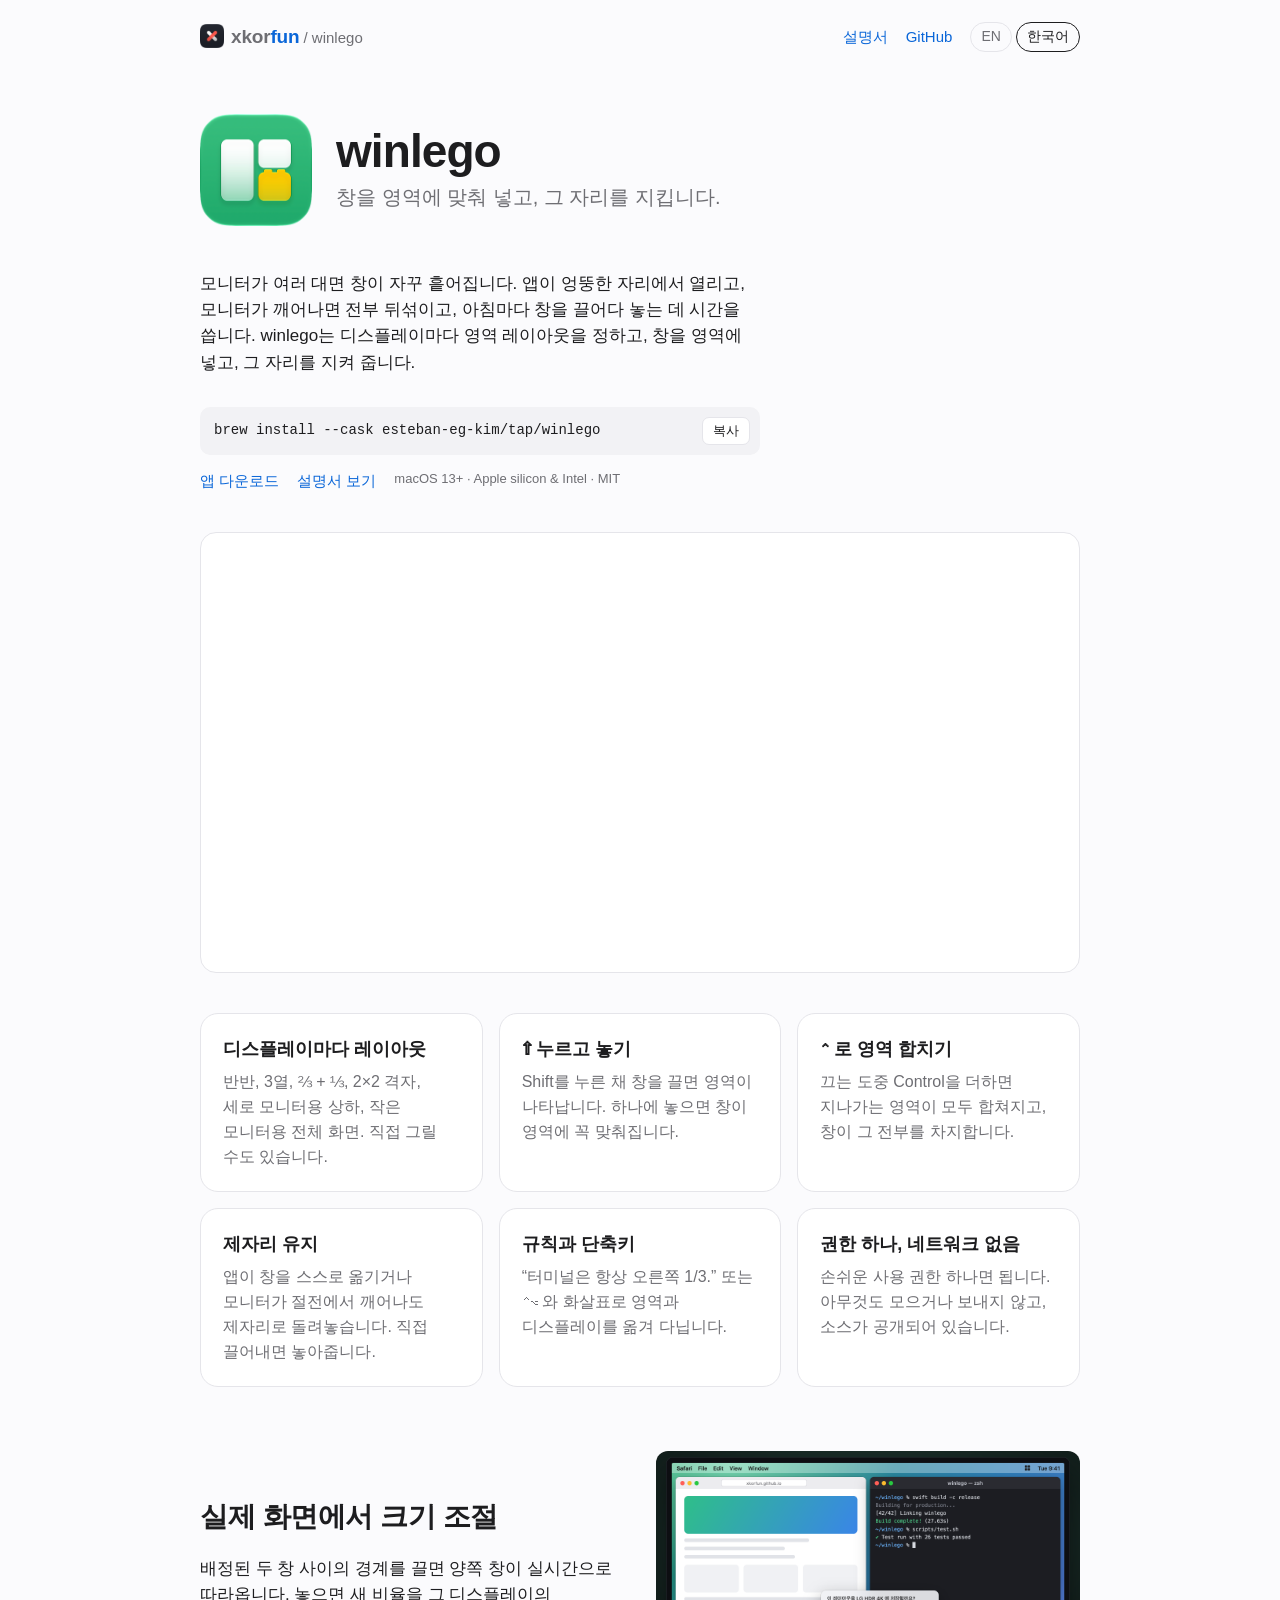
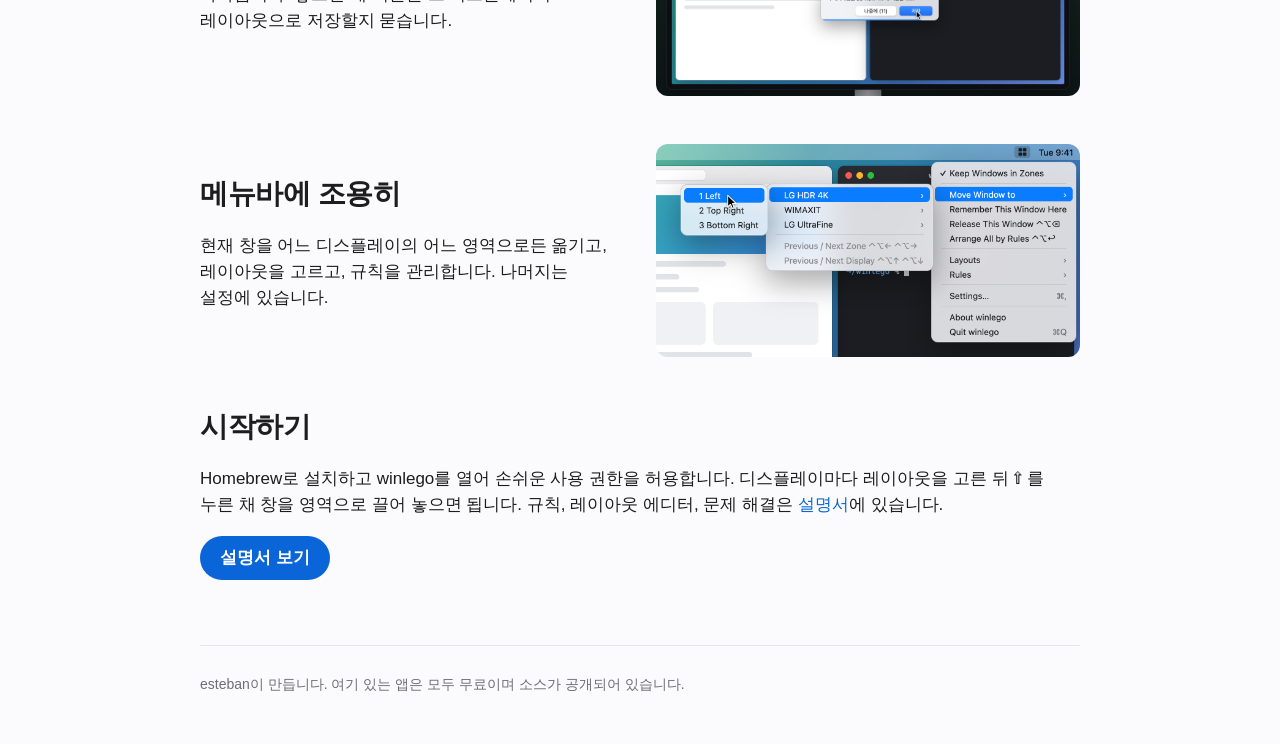
<file: ko/winlego/index.html>
<!doctype html>
<html lang="ko">
<head>
<meta charset="utf-8">
<meta name="viewport" content="width=device-width, initial-scale=1">
<title>winlego · Mac 창을 영역에 맞추고 그 자리를 지키기</title>
<meta name="description" content="winlego는 디스플레이마다 영역 레이아웃을 정해 창을 영역에 맞춰 넣고, 창이 흩어지면 제자리로 돌려놓는 무료 오픈소스 메뉴바 앱입니다.">
<meta property="og:title" content="winlego · Mac 창을 영역에 맞추고 그 자리를 지키기">
<meta property="og:description" content="winlego는 디스플레이마다 영역 레이아웃을 정해 창을 영역에 맞춰 넣고, 창이 흩어지면 제자리로 돌려놓는 무료 오픈소스 메뉴바 앱입니다.">
<meta property="og:image" content="https://xkorfun.github.io/img/winlego-zones.png">
<meta property="og:url" content="https://xkorfun.github.io/ko/winlego/">
<meta property="og:type" content="website">
<meta property="og:site_name" content="xkorfun">
<meta name="twitter:card" content="summary_large_image">
<link rel="canonical" href="https://xkorfun.github.io/ko/winlego/">
<!-- hreflang: tools/i18n.py -->
<link rel="alternate" hreflang="en" href="https://xkorfun.github.io/winlego/">
<link rel="alternate" hreflang="ko" href="https://xkorfun.github.io/ko/winlego/">
<link rel="alternate" hreflang="x-default" href="https://xkorfun.github.io/winlego/">
<script src="/assets/lang.js"></script>
<link rel="icon" href="/img/winlego.png">
<link rel="apple-touch-icon" href="/img/winlego.png">
<link rel="stylesheet" href="/assets/site.css">
</head>
<body>
<div class="wrap">
  <header>
    <span class="crumbs"><a class="brand" href="/ko/"><img src="/img/xkorfun.png" alt="" width="24" height="24">xkor<span>fun</span></a> / winlego</span>
    <nav class="nav">
      <a href="/ko/winlego/manual/"><span data-ko>설명서</span></a>
      <a href="https://github.com/esteban-eg-kim/winlego">GitHub</a>
      <span class="lang">
        <button type="button" data-lang="en" aria-pressed="true">EN</button>
        <button type="button" data-lang="ko" aria-pressed="false">한국어</button>
      </span>
    </nav>
  </header>

  <section class="app-hero">
    <img src="/img/winlego.png" alt="" width="112" height="112">
    <div>
      <h1>winlego</h1>
      
      <p data-ko><span class="line">창을 영역에 맞춰 넣고,</span> <span class="line">그 자리를 지킵니다.</span></p>
    </div>
  </section>

  <div class="cta">
    
    <p data-ko>모니터가 여러 대면 창이 자꾸 흩어집니다. 앱이 엉뚱한 자리에서 열리고, 모니터가 깨어나면 전부 뒤섞이고, 아침마다 창을 끌어다 놓는 데 시간을 씁니다. winlego는 디스플레이마다 영역 레이아웃을 정하고, 창을 영역에 넣고, 그 자리를 지켜 줍니다.</p>
    <div class="install">
      <code>brew install --cask <span class="nb">esteban-eg-kim/tap/winlego</span></code>
      <button type="button" class="copy"><span data-ko>복사</span></button>
    </div>
    <div class="links">
      <a href="https://github.com/esteban-eg-kim/winlego/releases/latest"><span data-ko>앱 다운로드</span></a>
      <a href="/ko/winlego/manual/"><span data-ko>설명서 보기</span></a>
      <span class="tag"><span class="nb">macOS 13+</span> · <span class="nb">Apple silicon &amp; Intel</span> · <span class="nb">MIT</span></span>
    </div>
  </div>

  <div class="demo">
    
    <video data-ko src="/winlego/media/demo-ko.mp4" autoplay muted loop playsinline aria-label="winlego 데모"></video>
  </div>

  <section class="features">
    <div class="feature">
      <h3 data-ko>디스플레이마다 레이아웃</h3>
      
      <p data-ko>반반, 3열, ⅔ + ⅓, 2×2 격자, 세로 모니터용 상하, 작은 모니터용 전체 화면. 직접 그릴 수도 있습니다.</p>
    </div>
    <div class="feature">
      <h3 data-ko>⇧ 누르고 놓기</h3>
      
      <p data-ko>Shift를 누른 채 창을 끌면 영역이 나타납니다. 하나에 놓으면 창이 영역에 꼭 맞춰집니다.</p>
    </div>
    <div class="feature">
      <h3 data-ko>⌃ 로 영역 합치기</h3>
      
      <p data-ko>끄는 도중 Control을 더하면 지나가는 영역이 모두 합쳐지고, 창이 그 전부를 차지합니다.</p>
    </div>
    <div class="feature">
      <h3 data-ko>제자리 유지</h3>
      
      <p data-ko>앱이 창을 스스로 옮기거나 모니터가 절전에서 깨어나도 제자리로 돌려놓습니다. 직접 끌어내면 놓아줍니다.</p>
    </div>
    <div class="feature">
      <h3 data-ko>규칙과 단축키</h3>
      
      <p data-ko>“터미널은 항상 오른쪽 1/3.” 또는 ⌃⌥ 와 화살표로 영역과 디스플레이를 옮겨 다닙니다.</p>
    </div>
    <div class="feature">
      <h3 data-ko>권한 하나, 네트워크 없음</h3>
      
      <p data-ko>손쉬운 사용 권한 하나면 됩니다. 아무것도 모으거나 보내지 않고, 소스가 공개되어 있습니다.</p>
    </div>
  </section>

  <section class="split">
    <div>
      
      <h2 data-ko>실제 화면에서 크기 조절</h2>
      
      <p data-ko>배정된 두 창 사이의 경계를 끌면 양쪽 창이 실시간으로 따라옵니다. 놓으면 새 비율을 그 디스플레이의 레이아웃으로 저장할지 묻습니다.</p>
    </div>
    <div>
      
      <img data-ko src="/winlego/img/boundary-ko.png" alt="경계를 끈 뒤 새 비율을 저장할지 묻는 팝업" loading="lazy">
    </div>
  </section>

  <section class="split">
    <div>
      
      <h2 data-ko>메뉴바에 조용히</h2>
      
      <p data-ko>현재 창을 어느 디스플레이의 어느 영역으로든 옮기고, 레이아웃을 고르고, 규칙을 관리합니다. 나머지는 설정에 있습니다.</p>
    </div>
    <div><img src="/winlego/img/menu.png" alt="The winlego menu: Move Window to, a display, a zone" loading="lazy"></div>
  </section>

  <section class="section">
    
    <h2 data-ko>시작하기</h2>
    
    <p data-ko>Homebrew로 설치하고 winlego를 열어 손쉬운 사용 권한을 허용합니다. 디스플레이마다 레이아웃을 고른 뒤 ⇧ 를 누른 채 창을 영역으로 끌어 놓으면 됩니다. 규칙, 레이아웃 에디터, 문제 해결은 <a href="/ko/winlego/manual/">설명서</a>에 있습니다.</p>
    <p><a class="btn" href="/ko/winlego/manual/"><span data-ko>설명서 보기</span></a></p>
  </section>

  <footer>
    
    <span data-ko>esteban이 만듭니다. 여기 있는 앱은 모두 무료이며 소스가 공개되어 있습니다.</span>
  </footer>
</div>
<script src="/assets/site.js"></script>
</body>
</html>
</file>
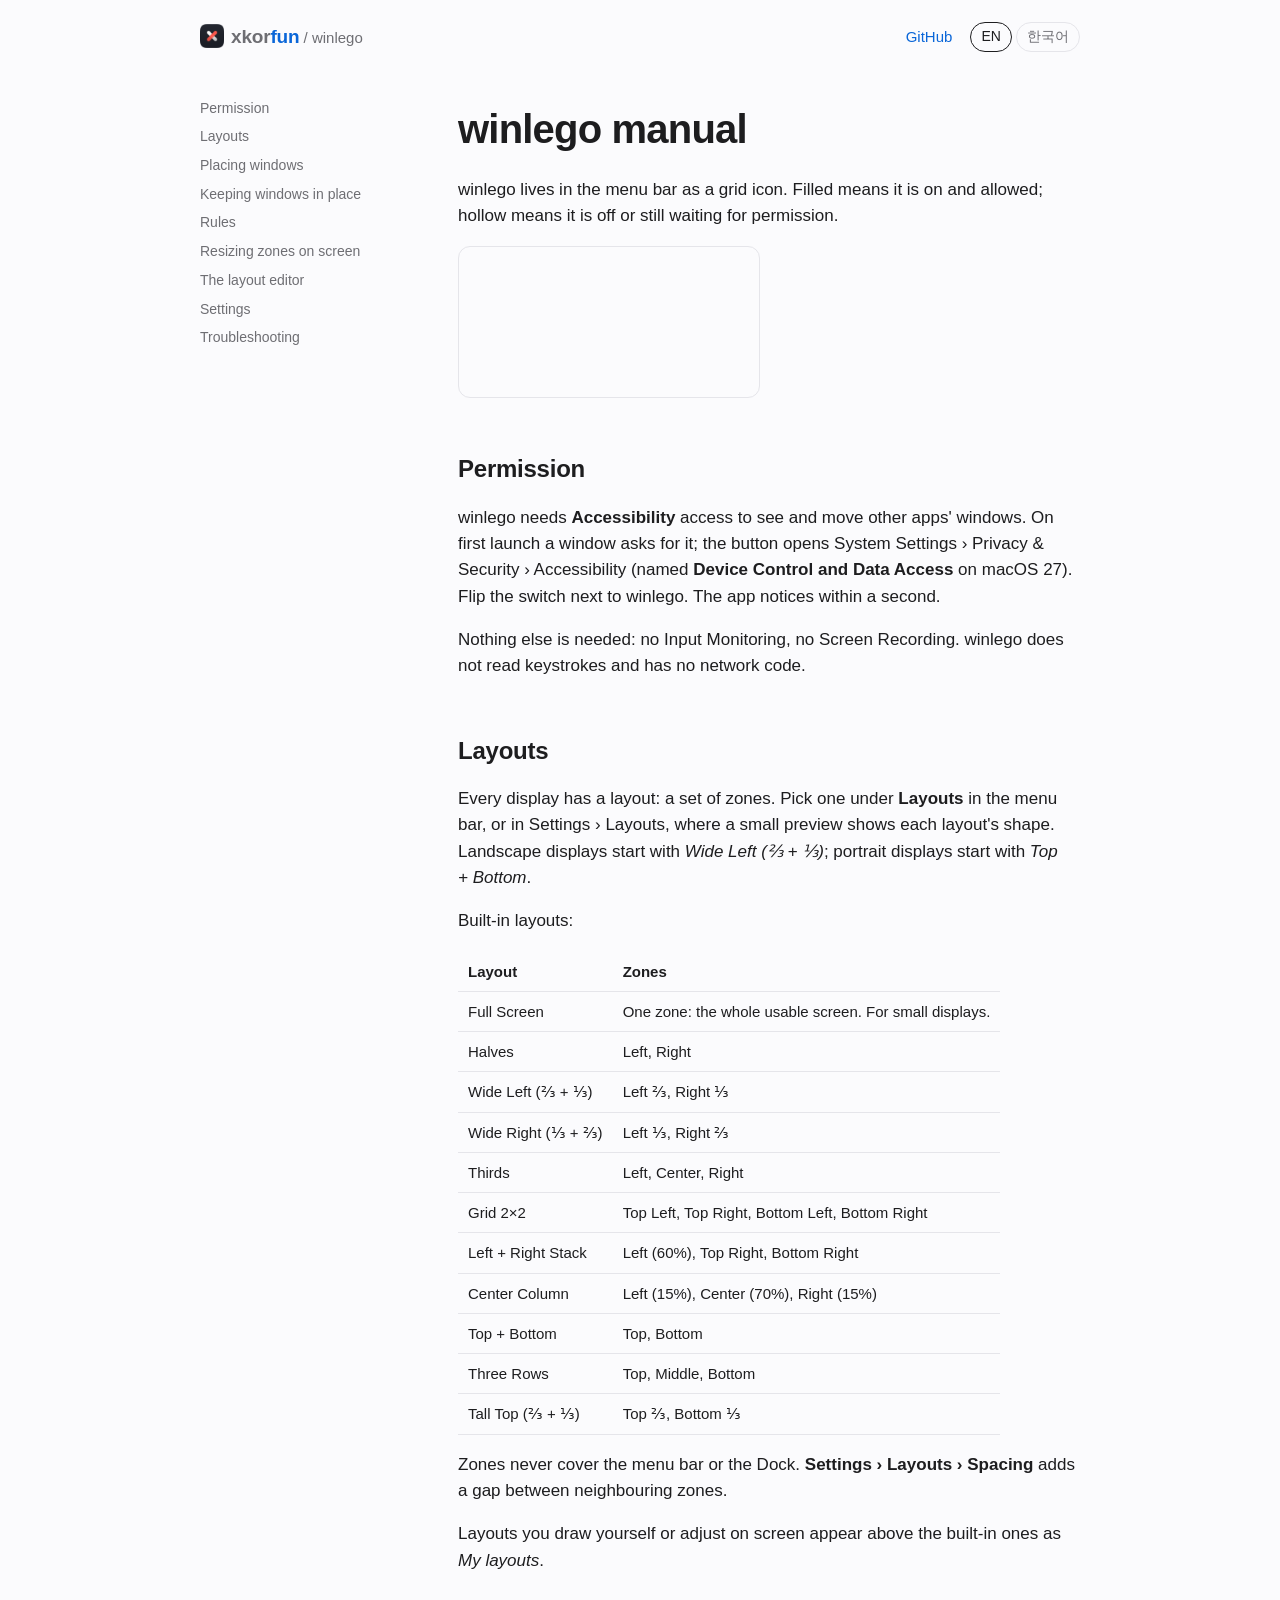
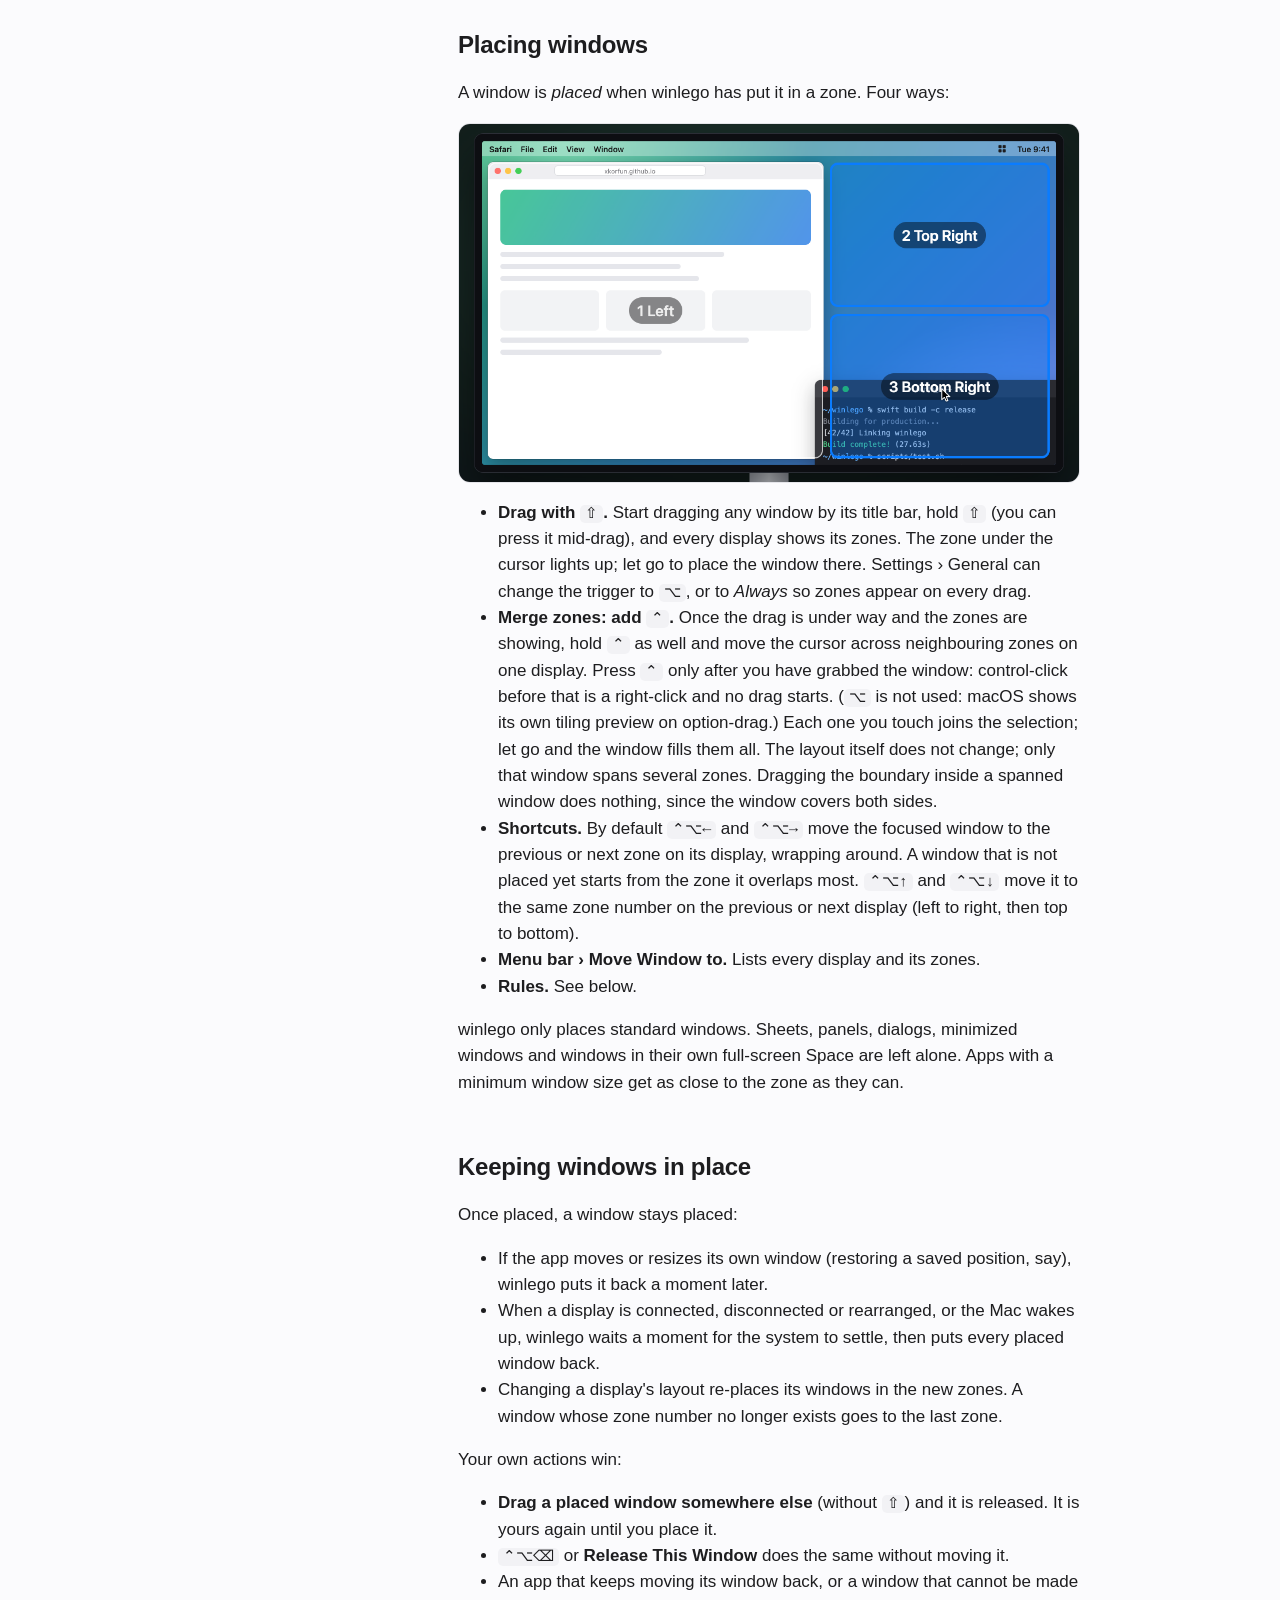
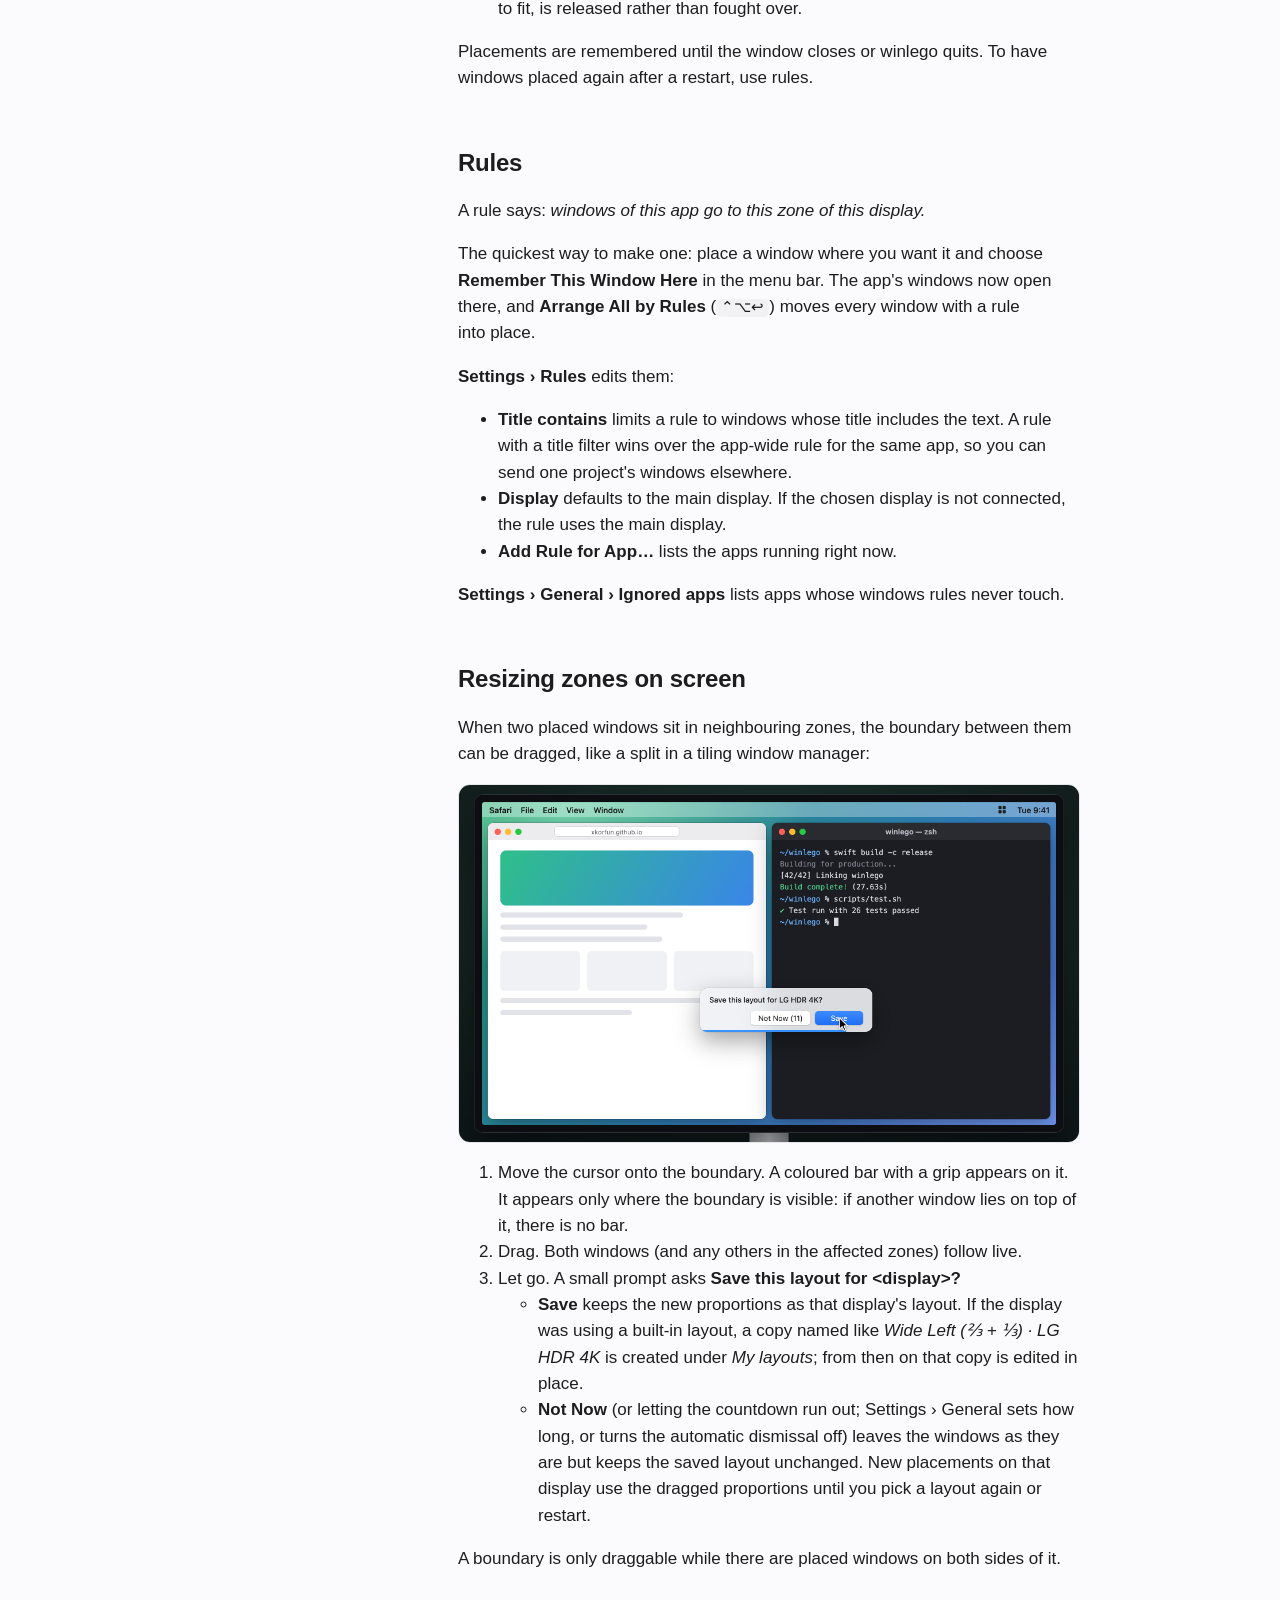
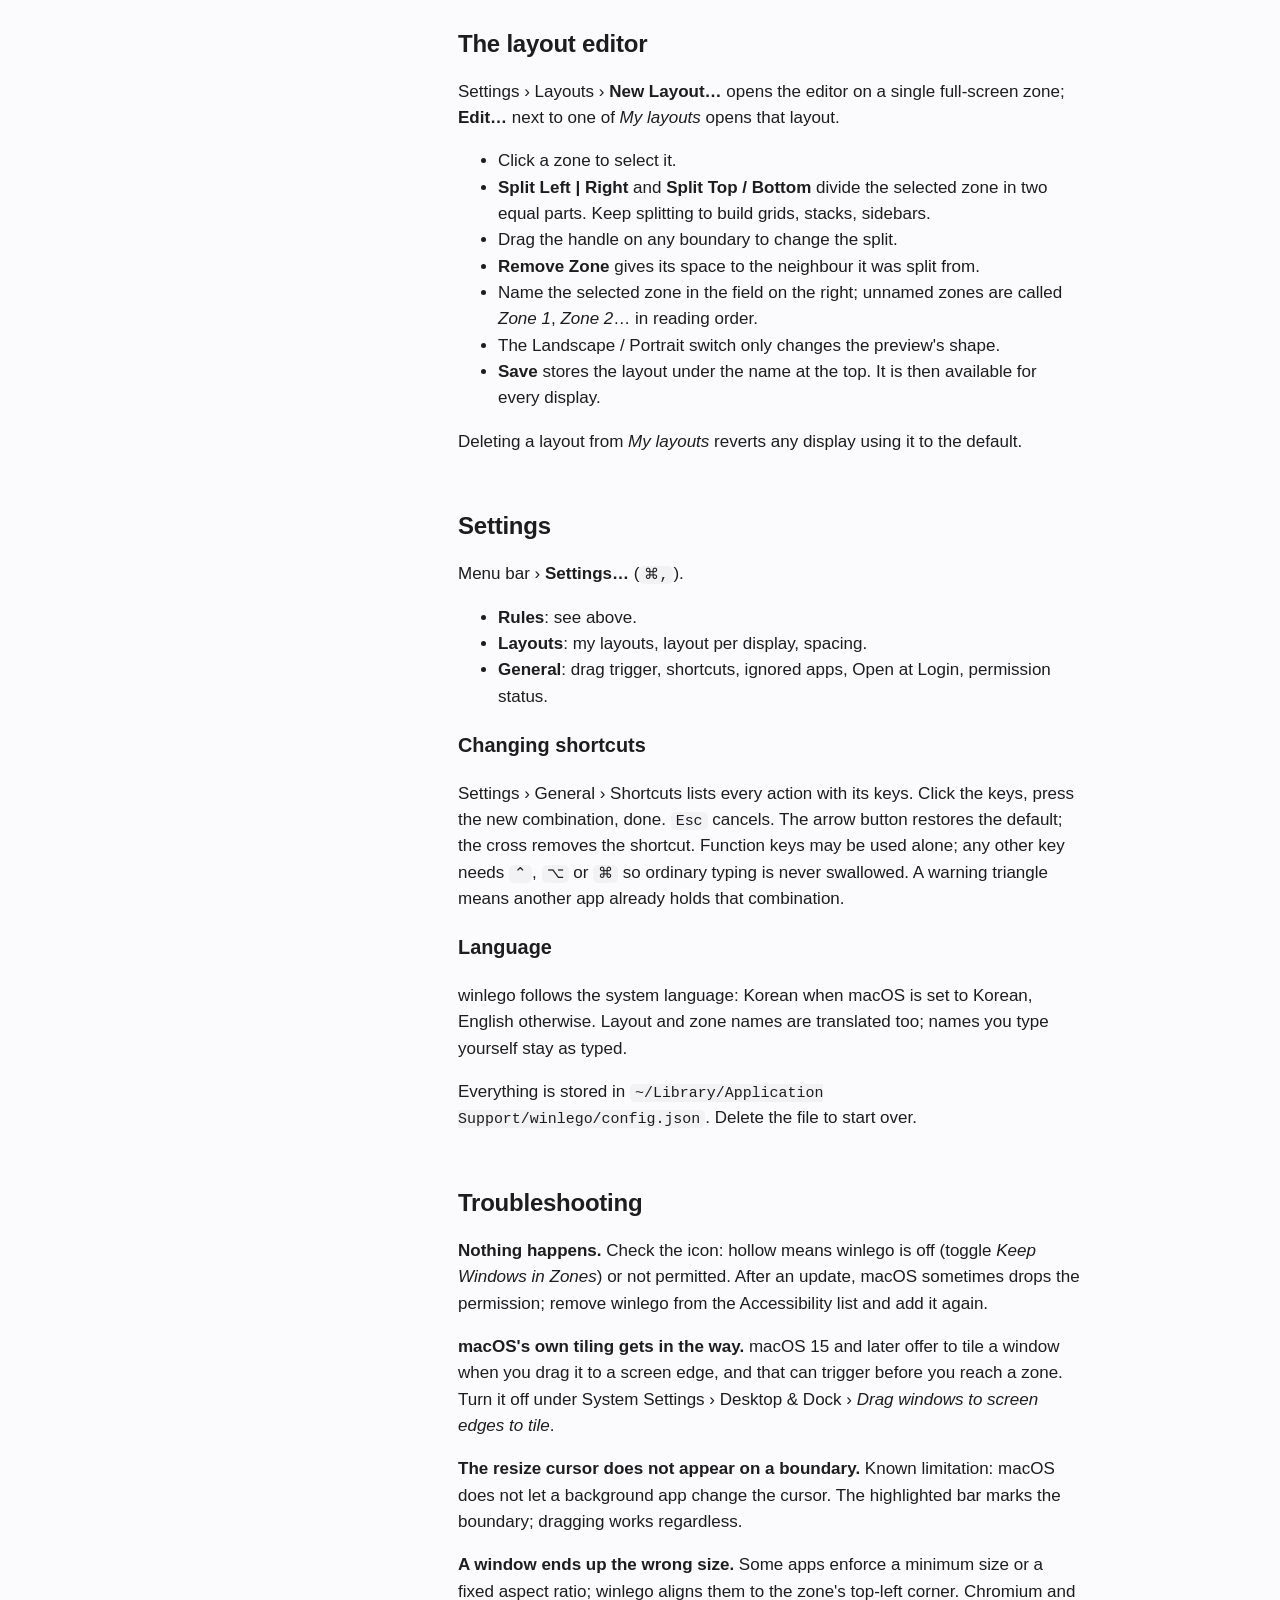
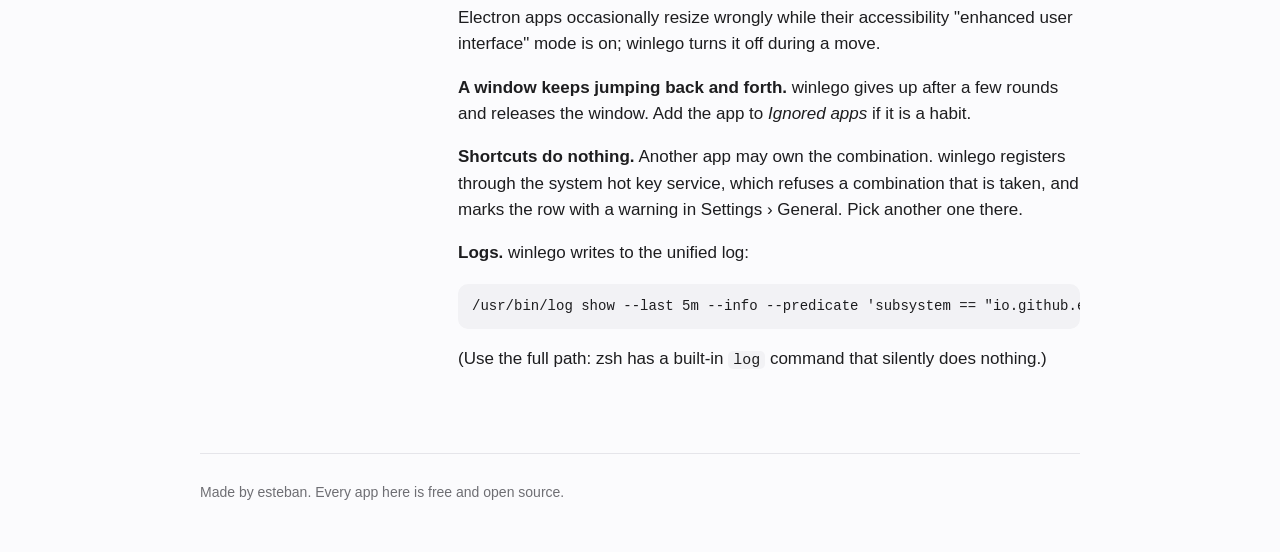
<file: winlego/manual/index.html>
<!doctype html>
<html lang="en">
<head>
<meta charset="utf-8">
<meta name="viewport" content="width=device-width, initial-scale=1">
<title>winlego manual · xkorfun</title>
<meta name="description" content="How to install and use winlego: the permission, the menu, everyday situations and troubleshooting.">
<meta name="ko:title" content="winlego 매뉴얼 · xkorfun">
<meta name="ko:description" content="winlego 설치와 사용법: 권한, 메뉴, 자주 겪는 상황, 문제 해결.">
<meta property="og:title" content="winlego manual">
<meta property="og:url" content="https://xkorfun.github.io/winlego/manual/">
<meta property="og:image" content="https://xkorfun.github.io/img/winlego.png">
<meta property="og:site_name" content="xkorfun">
<link rel="canonical" href="https://xkorfun.github.io/winlego/manual/">
<!-- hreflang: tools/i18n.py -->
<link rel="alternate" hreflang="en" href="https://xkorfun.github.io/winlego/manual/">
<link rel="alternate" hreflang="ko" href="https://xkorfun.github.io/ko/winlego/manual/">
<link rel="alternate" hreflang="x-default" href="https://xkorfun.github.io/winlego/manual/">
<script src="/assets/lang.js"></script>
<link rel="icon" href="/img/winlego.png">
<link rel="apple-touch-icon" href="/img/winlego.png">
<link rel="stylesheet" href="/assets/site.css">
</head>
<body>
<!-- Generated by tools/manual.py from the app repo's docs/manual*.md. Edit those, not this. -->
<div class="wrap">
  <header>
    <span class="crumbs"><a class="brand" href="/"><img src="/img/xkorfun.png" alt="" width="24" height="24">xkor<span>fun</span></a> / <a href="/winlego/">winlego</a></span>
    <nav class="nav">
      <a href="https://github.com/esteban-eg-kim/winlego">GitHub</a>
      <span class="lang">
        <button type="button" data-lang="en" aria-pressed="true">EN</button>
        <button type="button" data-lang="ko" aria-pressed="false">한국어</button>
      </span>
    </nav>
  </header>

  <div class="doc" data-en>
    <nav class="toc" aria-label="Contents"><ol><li><a href="#en-permission">Permission</a></li><li><a href="#en-layouts">Layouts</a></li><li><a href="#en-placing-windows">Placing windows</a></li><li><a href="#en-keeping-windows-in-place">Keeping windows in place</a></li><li><a href="#en-rules">Rules</a></li><li><a href="#en-resizing-zones-on-screen">Resizing zones on screen</a></li><li><a href="#en-the-layout-editor">The layout editor</a></li><li><a href="#en-settings">Settings</a></li><li><a href="#en-troubleshooting">Troubleshooting</a></li></ol></nav>
    <article>
<h1>winlego manual</h1>
<p>winlego lives in the menu bar as a grid icon. Filled means it is on and allowed; hollow means it is off or still waiting for permission.</p>
<p><video src="/winlego/media/demo-en.mp4" autoplay muted loop playsinline aria-label="winlego demo: Shift-drag into a zone, Control to merge zones, drag a boundary, windows snap back"></video></p>
<h2 id="en-permission">Permission</h2>
<p>winlego needs <strong>Accessibility</strong> access to see and move other apps' windows. On first launch a window asks for it; the button opens System Settings › Privacy &amp; Security › Accessibility (named <strong>Device Control and Data Access</strong> on macOS 27). Flip the switch next to winlego. The app notices within a second.</p>
<p>Nothing else is needed: no Input Monitoring, no Screen Recording. winlego does not read keystrokes and has no network code.</p>
<h2 id="en-layouts">Layouts</h2>
<p>Every display has a layout: a set of zones. Pick one under <strong>Layouts</strong> in the menu bar, or in Settings › Layouts, where a small preview shows each layout's shape. Landscape displays start with <em>Wide Left (⅔ + ⅓)</em>; portrait displays start with <em>Top + Bottom</em>.</p>
<p>Built-in layouts:</p>
<table><thead><tr><th>Layout</th><th>Zones</th></tr></thead><tbody><tr><td>Full Screen</td><td>One zone: the whole usable screen. For small displays.</td></tr><tr><td>Halves</td><td>Left, Right</td></tr><tr><td>Wide Left (⅔ + ⅓)</td><td>Left ⅔, Right ⅓</td></tr><tr><td>Wide Right (⅓ + ⅔)</td><td>Left ⅓, Right ⅔</td></tr><tr><td>Thirds</td><td>Left, Center, Right</td></tr><tr><td>Grid 2×2</td><td>Top Left, Top Right, Bottom Left, Bottom Right</td></tr><tr><td>Left + Right Stack</td><td>Left (60%), Top Right, Bottom Right</td></tr><tr><td>Center Column</td><td>Left (15%), Center (70%), Right (15%)</td></tr><tr><td>Top + Bottom</td><td>Top, Bottom</td></tr><tr><td>Three Rows</td><td>Top, Middle, Bottom</td></tr><tr><td>Tall Top (⅔ + ⅓)</td><td>Top ⅔, Bottom ⅓</td></tr></tbody></table>
<p>Zones never cover the menu bar or the Dock. <strong>Settings › Layouts › Spacing</strong> adds a gap between neighbouring zones.</p>
<p>Layouts you draw yourself or adjust on screen appear above the built-in ones as <em>My layouts</em>.</p>
<h2 id="en-placing-windows">Placing windows</h2>
<p>A window is <em>placed</em> when winlego has put it in a zone. Four ways:</p>
<p><img src="/winlego/img/overlay.png" alt="Zones shown while dragging with Shift; with Control held, Top Right and Bottom Right are merged" loading="lazy"></p>
<ul><li><strong>Drag with <code>⇧</code>.</strong> Start dragging any window by its title bar, hold <code>⇧</code> (you can press it mid-drag), and every display shows its zones. The zone under the cursor lights up; let go to place the window there. Settings › General can change the trigger to <code>⌥</code>, or to <em>Always</em> so zones appear on every drag.</li><li><strong>Merge zones: add <code>⌃</code>.</strong> Once the drag is under way and the zones are showing, hold <code>⌃</code> as well and move the cursor across neighbouring zones on one display. Press <code>⌃</code> only after you have grabbed the window: control-click before that is a right-click and no drag starts. (<code>⌥</code> is not used: macOS shows its own tiling preview on option-drag.) Each one you touch joins the selection; let go and the window fills them all. The layout itself does not change; only that window spans several zones. Dragging the boundary inside a spanned window does nothing, since the window covers both sides.</li><li><strong>Shortcuts.</strong> By default <code>⌃⌥←</code> and <code>⌃⌥→</code> move the focused window to the previous or next zone on its display, wrapping around. A window that is not placed yet starts from the zone it overlaps most. <code>⌃⌥↑</code> and <code>⌃⌥↓</code> move it to the same zone number on the previous or next display (left to right, then top to bottom).</li><li><strong>Menu bar › Move Window to.</strong> Lists every display and its zones.</li><li><strong>Rules.</strong> See below.</li></ul>
<p>winlego only places standard windows. Sheets, panels, dialogs, minimized windows and windows in their own full-screen Space are left alone. Apps with a minimum window size get as close to the zone as they can.</p>
<h2 id="en-keeping-windows-in-place">Keeping windows in place</h2>
<p>Once placed, a window stays placed:</p>
<ul><li>If the app moves or resizes its own window (restoring a saved position, say), winlego puts it back a moment later.</li><li>When a display is connected, disconnected or rearranged, or the Mac wakes up, winlego waits a moment for the system to settle, then puts every placed window back.</li><li>Changing a display's layout re-places its windows in the new zones. A window whose zone number no longer exists goes to the last zone.</li></ul>
<p>Your own actions win:</p>
<ul><li><strong>Drag a placed window somewhere else</strong> (without <code>⇧</code>) and it is released. It is yours again until you place it.</li><li><code>⌃⌥⌫</code> or <strong>Release This Window</strong> does the same without moving it.</li><li>An app that keeps moving its window back, or a window that cannot be made to fit, is released rather than fought over.</li></ul>
<p>Placements are remembered until the window closes or winlego quits. To have windows placed again after a restart, use rules.</p>
<h2 id="en-rules">Rules</h2>
<p>A rule says: <em>windows of this app go to this zone of this display.</em></p>
<p>The quickest way to make one: place a window where you want it and choose <strong>Remember This Window Here</strong> in the menu bar. The app's windows now open there, and <strong>Arrange All by Rules</strong> (<code>⌃⌥↩</code>) moves every window with a rule into place.</p>
<p><strong>Settings › Rules</strong> edits them:</p>
<ul><li><strong>Title contains</strong> limits a rule to windows whose title includes the text. A rule with a title filter wins over the app-wide rule for the same app, so you can send one project's windows elsewhere.</li><li><strong>Display</strong> defaults to the main display. If the chosen display is not connected, the rule uses the main display.</li><li><strong>Add Rule for App…</strong> lists the apps running right now.</li></ul>
<p><strong>Settings › General › Ignored apps</strong> lists apps whose windows rules never touch.</p>
<h2 id="en-resizing-zones-on-screen">Resizing zones on screen</h2>
<p>When two placed windows sit in neighbouring zones, the boundary between them can be dragged, like a split in a tiling window manager:</p>
<p><img src="/winlego/img/boundary-en.png" alt="After dragging the boundary, winlego asks whether to save the new proportions" loading="lazy"></p>
<ol><li>Move the cursor onto the boundary. A coloured bar with a grip appears on it. It appears only where the boundary is visible: if another window lies on top of it, there is no bar.</li><li>Drag. Both windows (and any others in the affected zones) follow live.</li><li>Let go. A small prompt asks <strong>Save this layout for &lt;display&gt;?</strong><ul><li><strong>Save</strong> keeps the new proportions as that display's layout. If the display was using a built-in layout, a copy named like <em>Wide Left (⅔ + ⅓) · LG HDR 4K</em> is created under <em>My layouts</em>; from then on that copy is edited in place.</li><li><strong>Not Now</strong> (or letting the countdown run out; Settings › General sets how long, or turns the automatic dismissal off) leaves the windows as they are but keeps the saved layout unchanged. New placements on that display use the dragged proportions until you pick a layout again or restart.</li></ul></li></ol>
<p>A boundary is only draggable while there are placed windows on both sides of it.</p>
<h2 id="en-the-layout-editor">The layout editor</h2>
<p>Settings › Layouts › <strong>New Layout…</strong> opens the editor on a single full-screen zone; <strong>Edit…</strong> next to one of <em>My layouts</em> opens that layout.</p>
<ul><li>Click a zone to select it.</li><li><strong>Split Left | Right</strong> and <strong>Split Top / Bottom</strong> divide the selected zone in two equal parts. Keep splitting to build grids, stacks, sidebars.</li><li>Drag the handle on any boundary to change the split.</li><li><strong>Remove Zone</strong> gives its space to the neighbour it was split from.</li><li>Name the selected zone in the field on the right; unnamed zones are called <em>Zone 1</em>, <em>Zone 2</em>… in reading order.</li><li>The Landscape / Portrait switch only changes the preview's shape.</li><li><strong>Save</strong> stores the layout under the name at the top. It is then available for every display.</li></ul>
<p>Deleting a layout from <em>My layouts</em> reverts any display using it to the default.</p>
<h2 id="en-settings">Settings</h2>
<p>Menu bar › <strong>Settings…</strong> (<code>⌘,</code>).</p>
<ul><li><strong>Rules</strong>: see above.</li><li><strong>Layouts</strong>: my layouts, layout per display, spacing.</li><li><strong>General</strong>: drag trigger, shortcuts, ignored apps, Open at Login, permission status.</li></ul>
<h3 id="en-changing-shortcuts">Changing shortcuts</h3>
<p>Settings › General › Shortcuts lists every action with its keys. Click the keys, press the new combination, done. <code>Esc</code> cancels. The arrow button restores the default; the cross removes the shortcut. Function keys may be used alone; any other key needs <code>⌃</code>, <code>⌥</code> or <code>⌘</code> so ordinary typing is never swallowed. A warning triangle means another app already holds that combination.</p>
<h3 id="en-language">Language</h3>
<p>winlego follows the system language: Korean when macOS is set to Korean, English otherwise. Layout and zone names are translated too; names you type yourself stay as typed.</p>
<p>Everything is stored in <code>~/Library/Application Support/winlego/config.json</code>. Delete the file to start over.</p>
<h2 id="en-troubleshooting">Troubleshooting</h2>
<p><strong>Nothing happens.</strong> Check the icon: hollow means winlego is off (toggle <em>Keep Windows in Zones</em>) or not permitted. After an update, macOS sometimes drops the permission; remove winlego from the Accessibility list and add it again.</p>
<p><strong>macOS's own tiling gets in the way.</strong> macOS 15 and later offer to tile a window when you drag it to a screen edge, and that can trigger before you reach a zone. Turn it off under System Settings › Desktop &amp; Dock › <em>Drag windows to screen edges to tile</em>.</p>
<p><strong>The resize cursor does not appear on a boundary.</strong> Known limitation: macOS does not let a background app change the cursor. The highlighted bar marks the boundary; dragging works regardless.</p>
<p><strong>A window ends up the wrong size.</strong> Some apps enforce a minimum size or a fixed aspect ratio; winlego aligns them to the zone's top-left corner. Chromium and Electron apps occasionally resize wrongly while their accessibility "enhanced user interface" mode is on; winlego turns it off during a move.</p>
<p><strong>A window keeps jumping back and forth.</strong> winlego gives up after a few rounds and releases the window. Add the app to <em>Ignored apps</em> if it is a habit.</p>
<p><strong>Shortcuts do nothing.</strong> Another app may own the combination. winlego registers through the system hot key service, which refuses a combination that is taken, and marks the row with a warning in Settings › General. Pick another one there.</p>
<p><strong>Logs.</strong> winlego writes to the unified log:</p>
<pre><code>/usr/bin/log show --last 5m --info --predicate &#x27;subsystem == &quot;io.github.esteban-eg-kim.winlego&quot;&#x27;</code></pre>
<p>(Use the full path: zsh has a built-in <code>log</code> command that silently does nothing.)</p>
    </article>
  </div>
  <div class="doc" data-ko>
    <nav class="toc" aria-label="목차"><ol><li><a href="#ko-권한">권한</a></li><li><a href="#ko-레이아웃">레이아웃</a></li><li><a href="#ko-창-넣기">창 넣기</a></li><li><a href="#ko-자리-유지">자리 유지</a></li><li><a href="#ko-규칙">규칙</a></li><li><a href="#ko-화면에서-영역-크기-조절">화면에서 영역 크기 조절</a></li><li><a href="#ko-레이아웃-에디터">레이아웃 에디터</a></li><li><a href="#ko-설정">설정</a></li><li><a href="#ko-문제-해결">문제 해결</a></li></ol></nav>
    <article>
<h1>winlego 매뉴얼</h1>
<p>winlego 는 메뉴바에 격자 아이콘으로 있습니다. 채워진 아이콘은 켜져 있고 권한도 있는 상태, 비어 있으면 꺼져 있거나 아직 권한을 기다리는 상태입니다.</p>
<p><video src="/winlego/media/demo-ko.mp4" autoplay muted loop playsinline aria-label="winlego 데모: ⇧ 드래그로 영역에 넣기, ⌃ 로 영역 합치기, 경계 끌기, 제자리로 돌아오는 창"></video></p>
<h2 id="ko-권한">권한</h2>
<p>winlego 는 다른 앱의 창을 보고 옮기기 위해 <strong>손쉬운 사용</strong> 권한이 필요합니다. 첫 실행 때 안내 창이 뜨고, 버튼을 누르면 시스템 설정 › 개인정보 보호 및 보안 › 손쉬운 사용(macOS 27 에서는 <strong>기기 제어 및 데이터 접근</strong>)이 열립니다. winlego 옆 스위치를 켜면 1초 안에 인식합니다.</p>
<p>다른 권한은 필요 없습니다. 입력 모니터링도, 화면 기록도 아닙니다. 키 입력을 읽지 않고 네트워크 코드도 없습니다.</p>
<h2 id="ko-레이아웃">레이아웃</h2>
<p>디스플레이마다 레이아웃(영역 묶음)이 하나씩 있습니다. 메뉴바 <strong>Layouts</strong> 또는 설정 › Layouts 에서 고릅니다. 설정 쪽에는 모양 미리보기가 있습니다. 가로 디스플레이는 <em>Wide Left (⅔ + ⅓)</em>, 세로 디스플레이는 <em>Top + Bottom</em> 으로 시작합니다.</p>
<p>기본 레이아웃:</p>
<table><thead><tr><th>레이아웃</th><th>영역</th></tr></thead><tbody><tr><td>Full Screen</td><td>영역 하나, 화면 전체. 작은 디스플레이용.</td></tr><tr><td>Halves</td><td>왼쪽, 오른쪽</td></tr><tr><td>Wide Left (⅔ + ⅓)</td><td>왼쪽 ⅔, 오른쪽 ⅓</td></tr><tr><td>Wide Right (⅓ + ⅔)</td><td>왼쪽 ⅓, 오른쪽 ⅔</td></tr><tr><td>Thirds</td><td>왼쪽, 가운데, 오른쪽</td></tr><tr><td>Grid 2×2</td><td>좌상, 우상, 좌하, 우하</td></tr><tr><td>Left + Right Stack</td><td>왼쪽(60%), 우상, 우하</td></tr><tr><td>Center Column</td><td>왼쪽(15%), 가운데(70%), 오른쪽(15%)</td></tr><tr><td>Top + Bottom</td><td>위, 아래</td></tr><tr><td>Three Rows</td><td>위, 가운데, 아래</td></tr><tr><td>Tall Top (⅔ + ⅓)</td><td>위 ⅔, 아래 ⅓</td></tr></tbody></table>
<p>영역은 메뉴바와 Dock 을 침범하지 않습니다. <strong>설정 › Layouts › Spacing</strong> 으로 영역 사이에 간격을 둘 수 있습니다.</p>
<p>직접 그리거나 화면에서 조절한 레이아웃은 <em>My layouts</em> 로 기본 레이아웃 위에 나옵니다.</p>
<h2 id="ko-창-넣기">창 넣기</h2>
<p>winlego 가 창을 영역에 넣으면 그 창은 <em>배정된</em> 상태입니다. 방법은 네 가지:</p>
<p><img src="/winlego/img/overlay.png" alt="⇧ 를 누른 채 끌 때 보이는 영역. ⌃ 까지 눌러 우상과 우하를 합친 모습" loading="lazy"></p>
<ul><li><strong><code>⇧</code> 드래그.</strong> 창의 제목 표시줄을 끌면서 <code>⇧</code> 를 누르면(드래그 도중에 눌러도 됨) 모든 디스플레이에 영역이 표시됩니다. 커서 아래 영역이 강조되고, 놓으면 거기에 들어갑니다. 설정 › 일반에서 트리거를 <code>⌥</code> 로 바꾸거나 <em>항상</em>(모든 드래그에 표시)으로 바꿀 수 있습니다.</li><li><strong>영역 합치기: <code>⌃</code> 추가.</strong> 끌기가 시작되어 영역이 보이는 동안 <code>⌃</code> 까지 누르고 한 디스플레이 안에서 이웃한 영역들로 커서를 옮기면 지나간 영역이 차례로 선택에 더해집니다. <code>⌃</code> 는 창을 잡은 뒤에 누르세요. 먼저 누른 채 클릭하면 우클릭이 되어 드래그가 시작되지 않습니다. (<code>⌥</code> 는 macOS 가 자체 타일링 안내를 띄워서 쓰지 않습니다.) 놓으면 창이 그 영역들을 모두 채웁니다. 레이아웃은 바뀌지 않고 그 창만 여러 영역에 걸칩니다. 걸친 창 안쪽의 경계는 양쪽을 같은 창이 덮고 있어 끌어도 아무 일이 없습니다.</li><li><strong>단축키.</strong> 기본값으로 <code>⌃⌥←</code> / <code>⌃⌥→</code> 는 현재 창을 같은 디스플레이의 이전/다음 영역으로 옮깁니다(끝에서 순환). 아직 배정되지 않은 창은 가장 많이 겹치는 영역에서 출발합니다. <code>⌃⌥↑</code> / <code>⌃⌥↓</code> 는 이전/다음 디스플레이(왼쪽→오른쪽, 위→아래 순)의 같은 번호 영역으로 옮깁니다.</li><li><strong>메뉴바 › Move Window to.</strong> 디스플레이와 영역 목록.</li><li><strong>규칙.</strong> 아래 참고.</li></ul>
<p>winlego 는 일반 창만 다룹니다. 시트, 패널, 대화상자, 최소화된 창, 자체 전체 화면 Space 에 있는 창은 건드리지 않습니다. 최소 크기가 있는 앱은 영역에 최대한 가깝게 맞춥니다.</p>
<h2 id="ko-자리-유지">자리 유지</h2>
<p>한 번 배정된 창은 계속 배정 상태입니다.</p>
<ul><li>앱이 스스로 창을 옮기거나 크기를 바꾸면(저장된 위치 복원 등) 잠시 뒤 되돌립니다.</li><li>디스플레이를 연결·분리·재배치하거나 Mac 이 절전에서 깨어나면, 시스템이 안정될 때까지 잠깐 기다렸다가 배정된 창을 전부 제자리로 돌립니다.</li><li>디스플레이의 레이아웃을 바꾸면 창들이 새 영역에 다시 배치됩니다. 영역 번호가 더 이상 없는 창은 마지막 영역으로 갑니다.</li></ul>
<p>사용자의 행동이 우선입니다.</p>
<ul><li><strong>배정된 창을 <code>⇧</code> 없이 직접 끌어 다른 곳에 놓으면</strong> 배정이 풀립니다. 다시 배정할 때까지 자유로운 창입니다.</li><li><code>⌃⌥⌫</code> 또는 <strong>Release This Window</strong> 는 옮기지 않고 풀기만 합니다.</li><li>창을 계속 되돌려 놓는 앱, 영역에 맞출 수 없는 창은 싸우는 대신 풀어 줍니다.</li></ul>
<p>배정은 창이 닫히거나 winlego 가 종료될 때까지 기억합니다. 재시작 뒤에도 자동으로 배치되게 하려면 규칙을 쓰세요.</p>
<h2 id="ko-규칙">규칙</h2>
<p>규칙은 <em>이 앱의 창은 이 디스플레이의 이 영역으로</em> 입니다.</p>
<p>가장 빠른 방법: 창을 원하는 곳에 넣고 메뉴바에서 <strong>Remember This Window Here</strong>. 이제 그 앱의 창은 거기서 열리고, <strong>Arrange All by Rules</strong>(<code>⌃⌥↩</code>)는 규칙 있는 창을 전부 제자리로 보냅니다.</p>
<p><strong>설정 › Rules</strong> 에서 편집합니다.</p>
<ul><li><strong>Title contains</strong> 는 제목에 그 글자가 든 창으로 규칙을 한정합니다. 제목 필터가 있는 규칙이 같은 앱의 앱 전체 규칙보다 우선하므로, 특정 프로젝트 창만 다른 곳으로 보낼 수 있습니다.</li><li><strong>Display</strong> 기본값은 메인 디스플레이입니다. 고른 디스플레이가 연결돼 있지 않으면 메인 디스플레이를 씁니다.</li><li><strong>Add Rule for App…</strong> 은 지금 실행 중인 앱을 보여 줍니다.</li></ul>
<p><strong>설정 › General › Ignored apps</strong> 의 앱은 규칙이 건드리지 않습니다.</p>
<h2 id="ko-화면에서-영역-크기-조절">화면에서 영역 크기 조절</h2>
<p>배정된 창 두 개가 이웃한 영역에 있으면, 그 사이 경계를 타일링 창 관리자의 분할선처럼 끌 수 있습니다.</p>
<p><img src="/winlego/img/boundary-ko.png" alt="경계를 끈 뒤 새 비율을 저장할지 묻는 팝업" loading="lazy"></p>
<ol><li>커서를 경계에 올립니다. 경계 위에 색 막대와 손잡이가 나타납니다. 경계가 보일 때만 나타납니다. 다른 창이 경계 위를 덮고 있으면 나오지 않습니다.</li><li>끕니다. 양쪽 창(그리고 영향 받는 영역의 다른 창)이 실시간으로 따라옵니다.</li><li>놓습니다. 작은 창이 <strong>이 레이아웃을 &lt;디스플레이&gt; 에 저장할까요?</strong> 라고 묻습니다.<ul><li><strong>Save</strong> 는 새 비율을 그 디스플레이의 레이아웃으로 저장합니다. 기본 레이아웃을 쓰고 있었다면 <em>Wide Left (⅔ + ⅓) · LG HDR 4K</em> 같은 이름의 사본이 <em>My layouts</em> 에 생기고, 이후엔 그 사본이 제자리에서 수정됩니다.</li><li><strong>나중에</strong>(또는 카운트다운이 끝나도록 두기. 시간은 설정 › 일반에서 바꾸거나 자동 닫힘을 끌 수 있음)는 창은 그대로 두고 저장된 레이아웃은 바꾸지 않습니다. 그 디스플레이의 새 배치는 레이아웃을 다시 고르거나 재시작할 때까지 끌어 놓은 비율을 씁니다.</li></ul></li></ol>
<p>경계는 양쪽에 배정된 창이 있을 때만 잡힙니다.</p>
<h2 id="ko-레이아웃-에디터">레이아웃 에디터</h2>
<p>설정 › Layouts › <strong>New Layout…</strong> 은 전체 화면 영역 하나로 에디터를 엽니다. <em>My layouts</em> 옆의 <strong>Edit…</strong> 은 그 레이아웃을 엽니다.</p>
<ul><li>영역을 클릭해 선택합니다.</li><li><strong>Split Left | Right</strong>, <strong>Split Top / Bottom</strong> 은 선택한 영역을 반으로 가릅니다. 계속 갈라서 격자, 쌓기, 사이드바를 만듭니다.</li><li>경계의 손잡이를 끌어 비율을 바꿉니다.</li><li><strong>Remove Zone</strong> 은 그 공간을 갈라져 나온 이웃에게 돌려줍니다.</li><li>오른쪽 입력란에서 선택한 영역의 이름을 정합니다. 이름 없는 영역은 읽는 순서대로 <em>Zone 1</em>, <em>Zone 2</em>… 입니다.</li><li>Landscape / Portrait 는 미리보기 모양만 바꿉니다.</li><li><strong>Save</strong> 는 위의 이름으로 저장합니다. 모든 디스플레이에서 고를 수 있습니다.</li></ul>
<p><em>My layouts</em> 에서 레이아웃을 지우면 그걸 쓰던 디스플레이는 기본값으로 돌아갑니다.</p>
<h2 id="ko-설정">설정</h2>
<p>메뉴바 › <strong>Settings…</strong>(<code>⌘,</code>).</p>
<ul><li><strong>Rules</strong>: 위 참고.</li><li><strong>Layouts</strong>: 내 레이아웃, 디스플레이별 레이아웃, 간격.</li><li><strong>일반</strong>: 드래그 트리거, 단축키, 무시할 앱, 로그인 시 열기, 권한 상태.</li></ul>
<h3 id="ko-단축키-바꾸기">단축키 바꾸기</h3>
<p>설정 › 일반 › 단축키에 모든 동작과 키가 있습니다. 키를 클릭하고 새 조합을 누르면 끝입니다. <code>Esc</code> 는 취소. 화살표 버튼은 기본값 복원, X 는 단축키 없애기. 기능키는 단독으로 쓸 수 있고, 다른 키는 평소 타이핑을 삼키지 않도록 <code>⌃</code>, <code>⌥</code>, <code>⌘</code> 중 하나가 필요합니다. 경고 삼각형은 다른 앱이 그 조합을 이미 쓰고 있다는 뜻입니다.</p>
<h3 id="ko-언어">언어</h3>
<p>winlego 는 시스템 언어를 따릅니다. macOS 가 한국어면 한국어, 아니면 영어입니다. 레이아웃과 영역 이름도 번역되며, 직접 입력한 이름은 그대로 둡니다.</p>
<p>모든 설정은 <code>~/Library/Application Support/winlego/config.json</code> 에 있습니다. 처음부터 다시 하려면 이 파일을 지우세요.</p>
<h2 id="ko-문제-해결">문제 해결</h2>
<p><strong>아무 일도 안 일어남.</strong> 아이콘을 보세요. 비어 있으면 꺼져 있거나(<em>Keep Windows in Zones</em> 토글) 권한이 없는 것입니다. 업데이트 뒤 macOS 가 권한을 떨어뜨리기도 합니다. 손쉬운 사용 목록에서 winlego 를 지우고 다시 추가하세요.</p>
<p><strong>macOS 자체 타일링이 끼어듦.</strong> macOS 15 부터 창을 화면 가장자리로 끌면 타일링을 제안하는데, 영역에 닿기 전에 먼저 걸릴 수 있습니다. 시스템 설정 › 데스크탑 및 Dock › <em>화면 가장자리로 드래그하여 타일링</em> 을 끄세요.</p>
<p><strong>경계에서 리사이즈 커서가 안 보임.</strong> 알려진 제한입니다. macOS 는 백그라운드 앱이 커서를 바꾸는 것을 허용하지 않습니다. 강조 막대가 경계를 표시하고, 드래그는 그대로 됩니다.</p>
<p><strong>창 크기가 이상함.</strong> 최소 크기나 고정 비율을 강제하는 앱이 있습니다. winlego 는 그런 창을 영역의 왼쪽 위에 맞춥니다. Chromium·Electron 앱은 손쉬운 사용의 "향상된 사용자 인터페이스" 모드가 켜져 있으면 가끔 크기가 틀어지는데, winlego 는 옮기는 동안 그 모드를 끕니다.</p>
<p><strong>창이 계속 왔다 갔다 함.</strong> winlego 는 몇 번 시도하면 포기하고 창을 풀어 줍니다. 자주 그러는 앱은 <em>Ignored apps</em> 에 넣으세요.</p>
<p><strong>단축키가 안 됨.</strong> 다른 앱이 그 조합을 쓰고 있을 수 있습니다. winlego 는 시스템 핫키 서비스에 등록하는데 이미 쓰는 조합은 거부되고, 설정 › 일반에서 그 줄에 경고가 표시됩니다. 거기서 다른 조합을 고르세요.</p>
<p><strong>로그.</strong> winlego 는 통합 로그에 씁니다.</p>
<pre><code>/usr/bin/log show --last 5m --info --predicate &#x27;subsystem == &quot;io.github.esteban-eg-kim.winlego&quot;&#x27;</code></pre>
<p>(전체 경로로 쓰세요. zsh 에는 내장 <code>log</code> 명령이 있어서 조용히 아무것도 안 합니다.)</p>
    </article>
  </div>

  <footer>
    <span data-en>Made by esteban. Every app here is free and open source.</span>
    <span data-ko>esteban이 만듭니다. 여기 있는 앱은 모두 무료이며 소스가 공개되어 있습니다.</span>
  </footer>
</div>
<script src="/assets/site.js"></script>
</body>
</html>
</file>
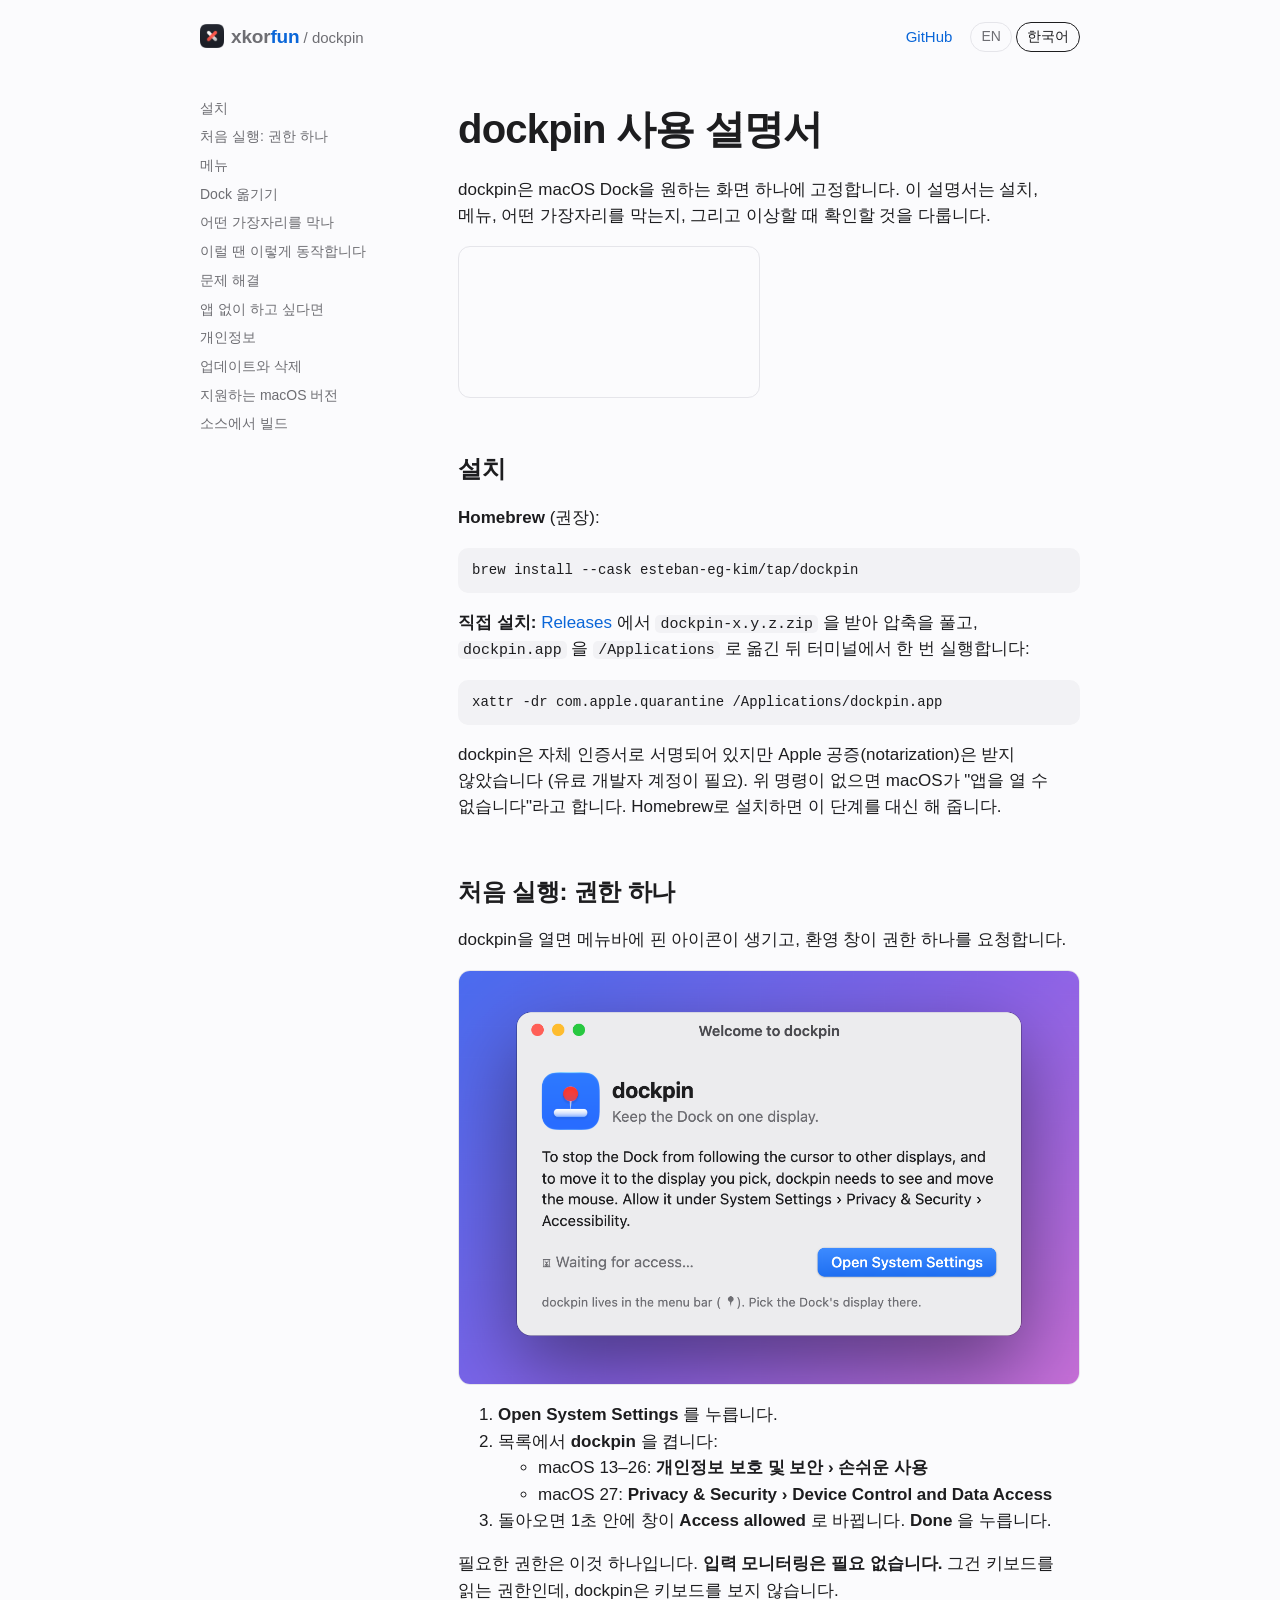
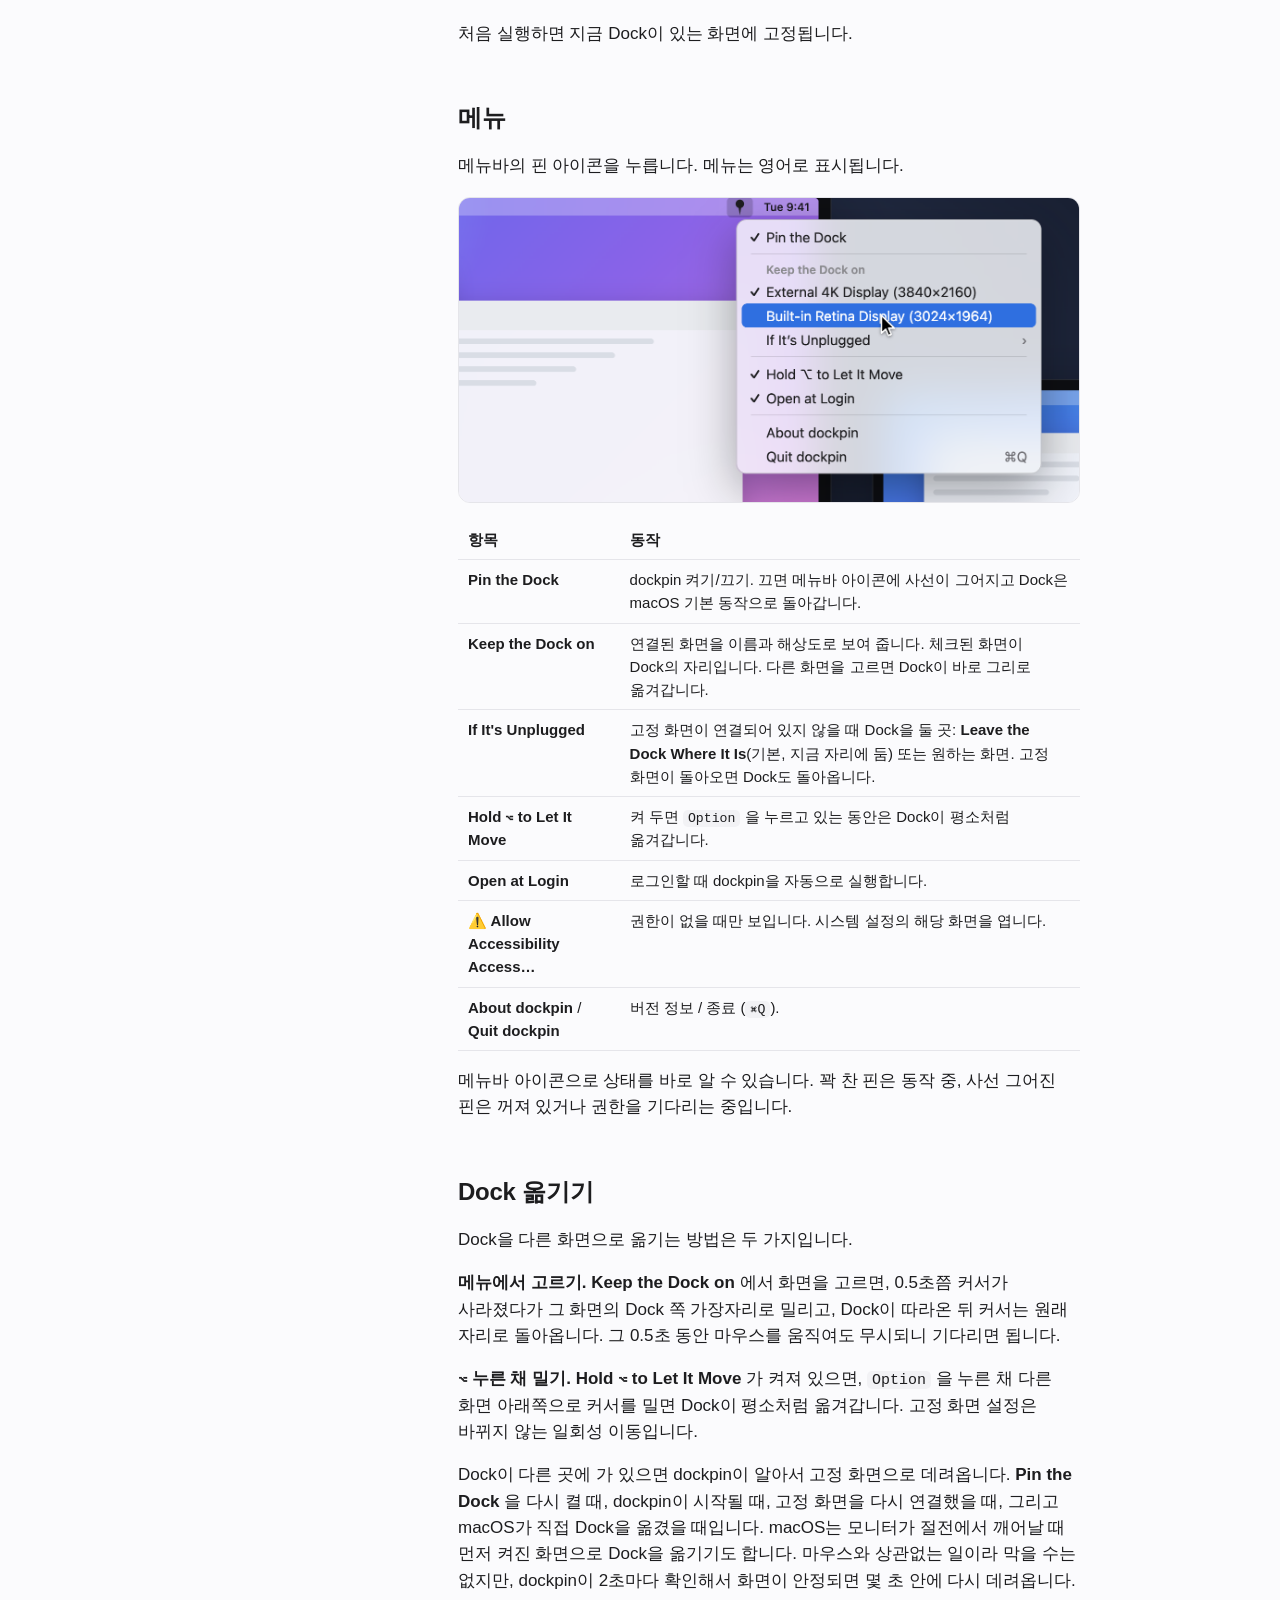
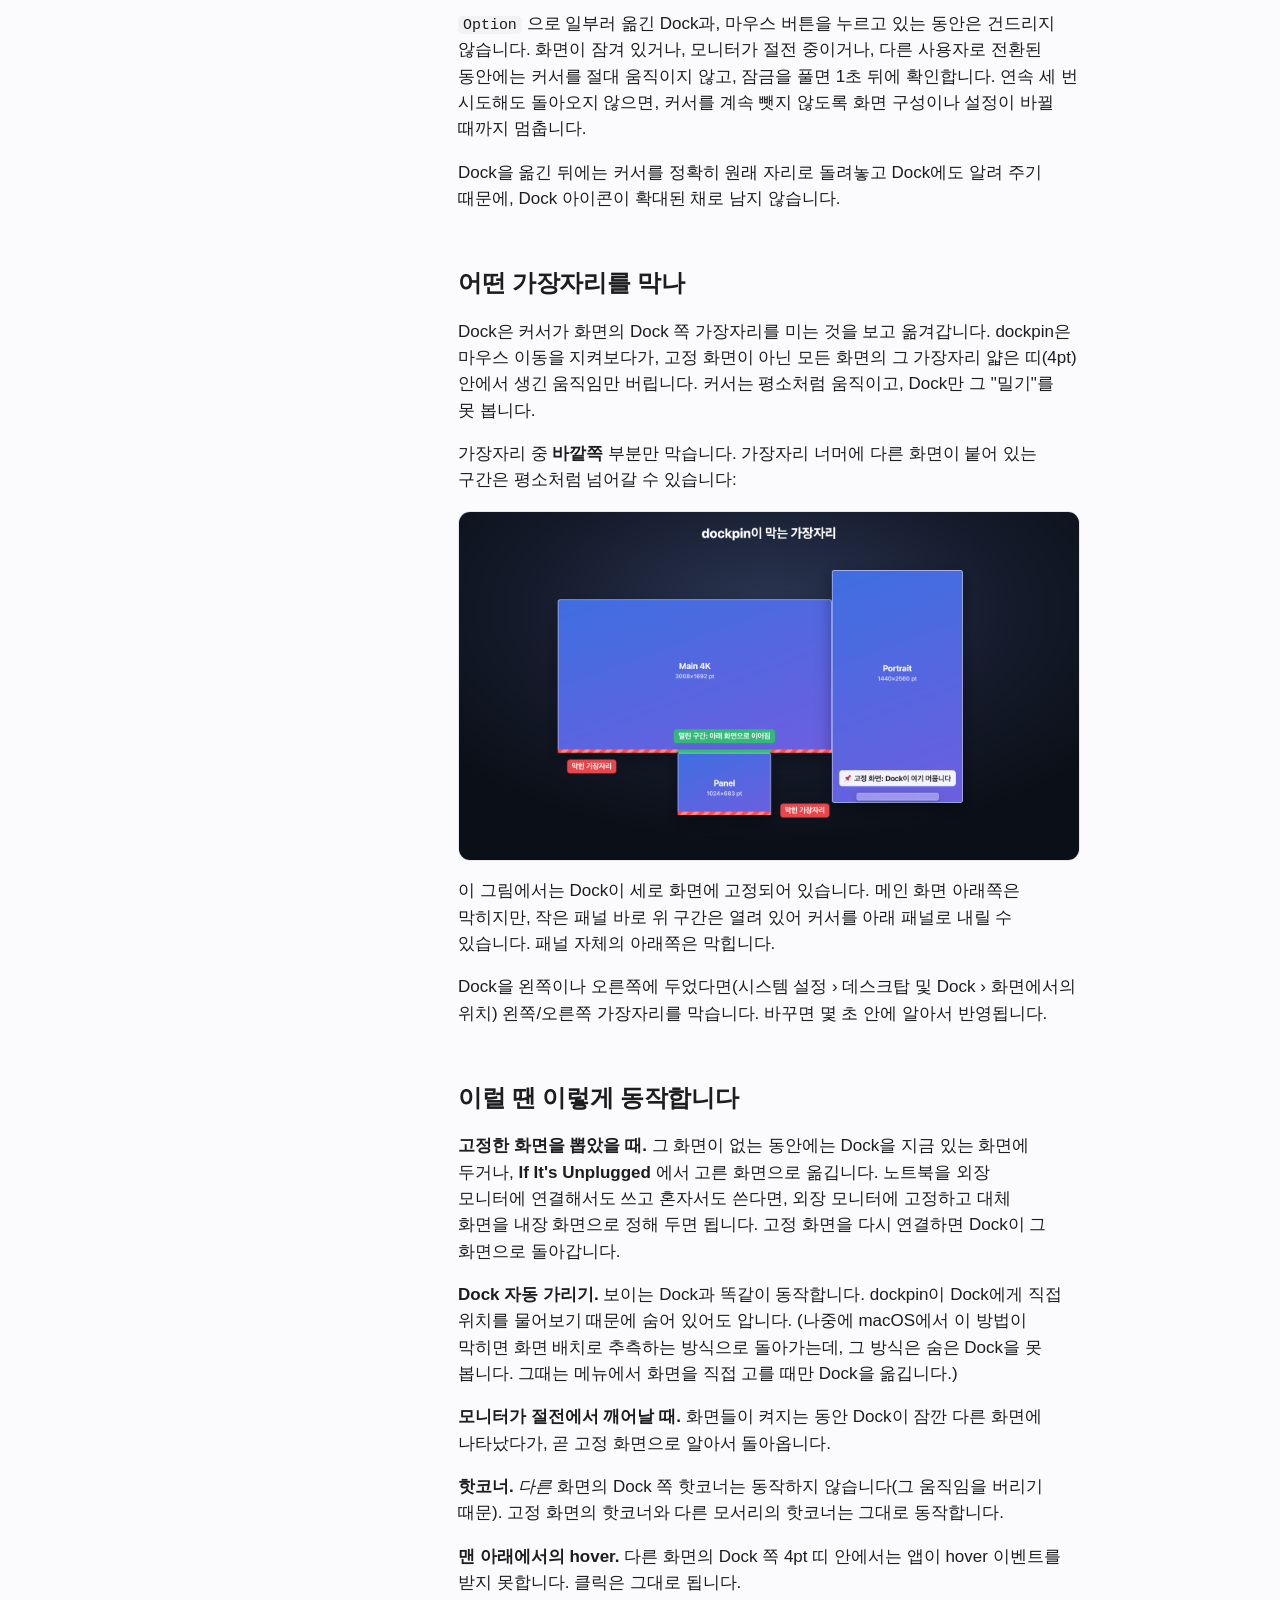
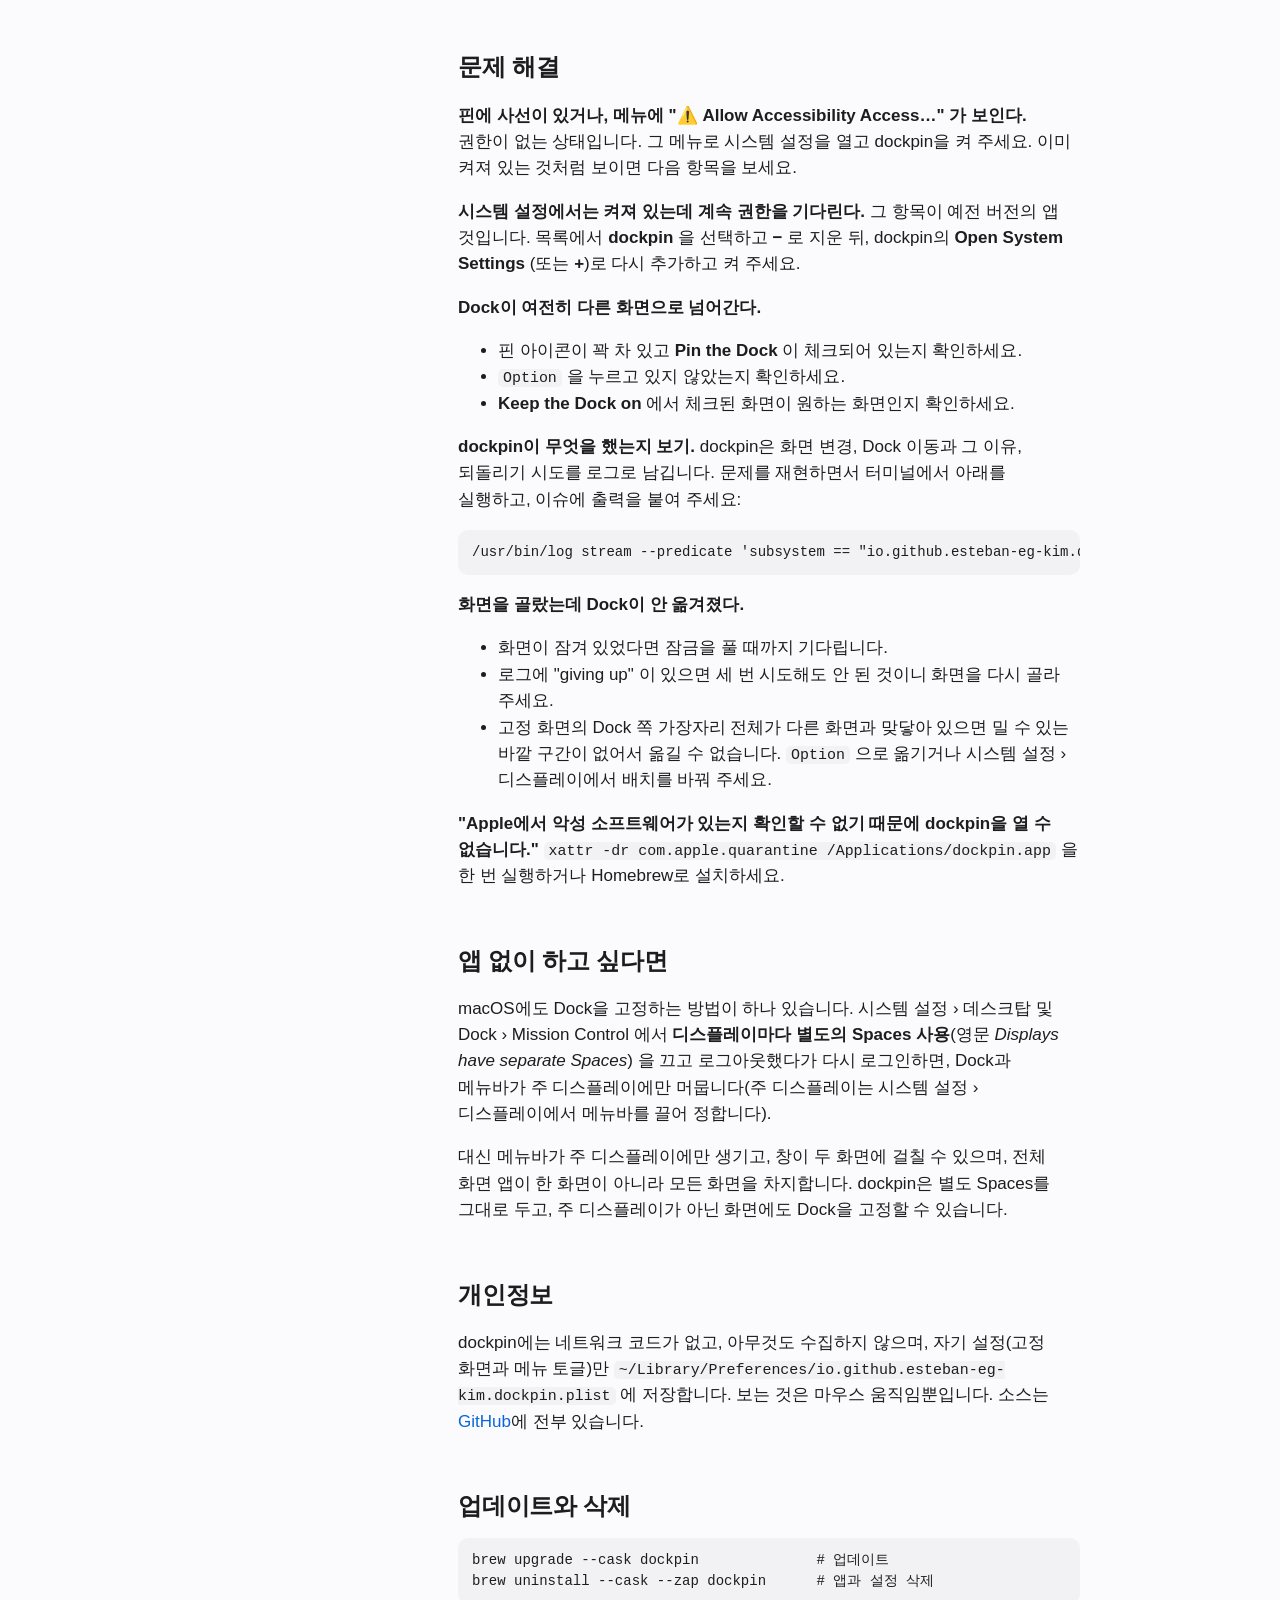
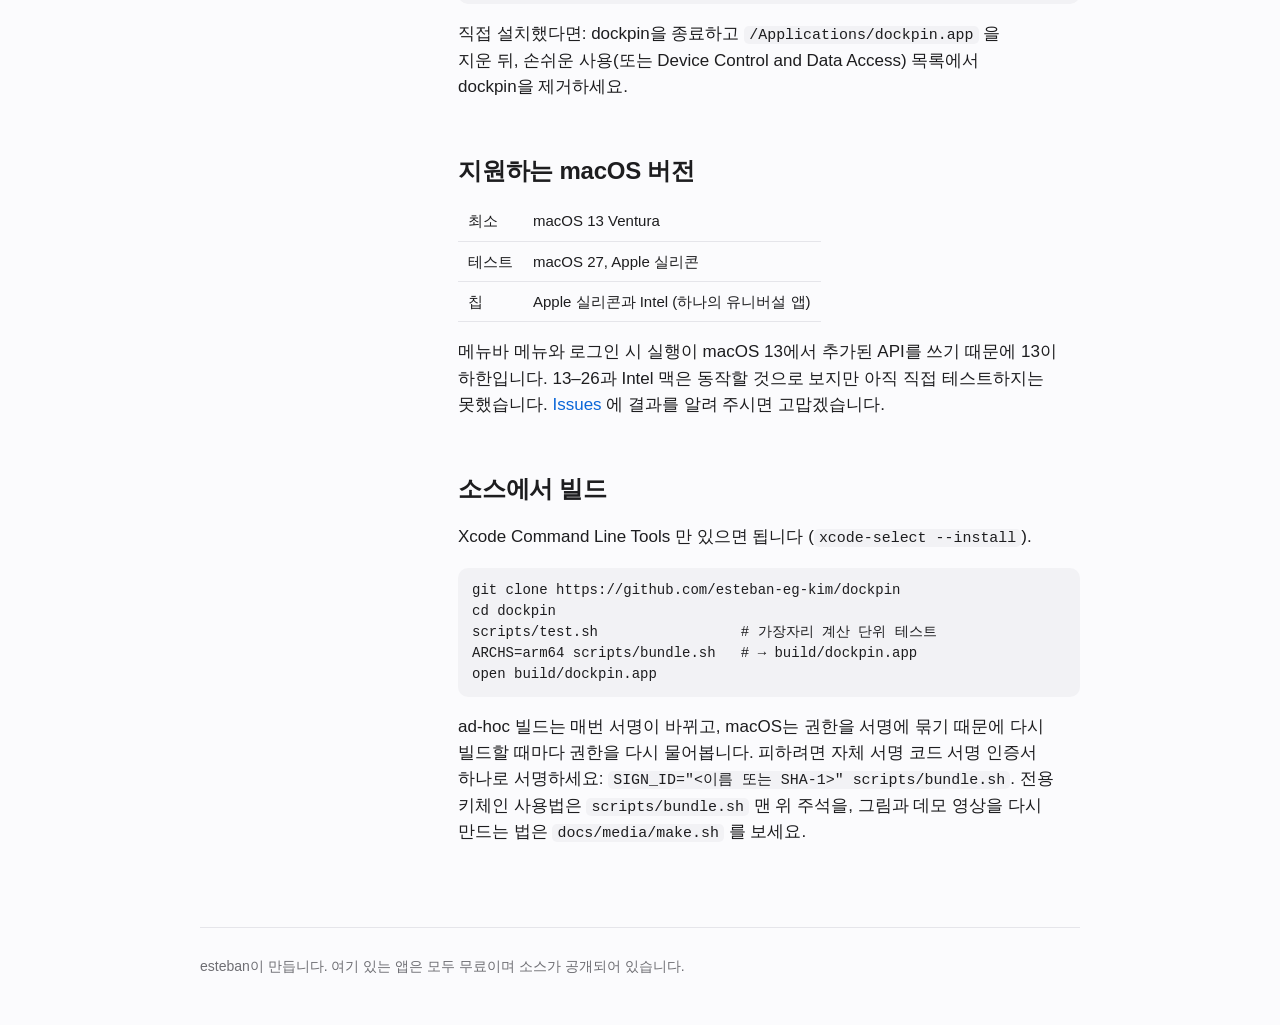
<file: ko/dockpin/manual/index.html>
<!doctype html>
<html lang="ko">
<head>
<meta charset="utf-8">
<meta name="viewport" content="width=device-width, initial-scale=1">
<title>dockpin 사용 설명서 · xkorfun</title>
<meta name="description" content="dockpin 설치와 사용법: 권한, 메뉴, 자주 겪는 상황, 문제 해결.">
<meta property="og:title" content="dockpin 사용 설명서 · xkorfun">
<meta property="og:url" content="https://xkorfun.github.io/ko/dockpin/manual/">
<meta property="og:image" content="https://xkorfun.github.io/img/dockpin.png">
<meta property="og:site_name" content="xkorfun">
<link rel="canonical" href="https://xkorfun.github.io/ko/dockpin/manual/">
<!-- hreflang: tools/i18n.py -->
<link rel="alternate" hreflang="en" href="https://xkorfun.github.io/dockpin/manual/">
<link rel="alternate" hreflang="ko" href="https://xkorfun.github.io/ko/dockpin/manual/">
<link rel="alternate" hreflang="x-default" href="https://xkorfun.github.io/dockpin/manual/">
<script src="/assets/lang.js"></script>
<link rel="icon" href="/img/dockpin.png">
<link rel="apple-touch-icon" href="/img/dockpin.png">
<link rel="stylesheet" href="/assets/site.css">
</head>
<body>
<!-- Generated by tools/manual.py from the app repo's docs/manual*.md. Edit those, not this. -->
<div class="wrap">
  <header>
    <span class="crumbs"><a class="brand" href="/ko/"><img src="/img/xkorfun.png" alt="" width="24" height="24">xkor<span>fun</span></a> / <a href="/ko/dockpin/">dockpin</a></span>
    <nav class="nav">
      <a href="https://github.com/esteban-eg-kim/dockpin">GitHub</a>
      <span class="lang">
        <button type="button" data-lang="en" aria-pressed="true">EN</button>
        <button type="button" data-lang="ko" aria-pressed="false">한국어</button>
      </span>
    </nav>
  </header>

  
  <div class="doc" data-ko>
    <nav class="toc" aria-label="목차"><ol><li><a href="#ko-설치">설치</a></li><li><a href="#ko-처음-실행-권한-하나">처음 실행: 권한 하나</a></li><li><a href="#ko-메뉴">메뉴</a></li><li><a href="#ko-dock-옮기기">Dock 옮기기</a></li><li><a href="#ko-어떤-가장자리를-막나">어떤 가장자리를 막나</a></li><li><a href="#ko-이럴-땐-이렇게-동작합니다">이럴 땐 이렇게 동작합니다</a></li><li><a href="#ko-문제-해결">문제 해결</a></li><li><a href="#ko-앱-없이-하고-싶다면">앱 없이 하고 싶다면</a></li><li><a href="#ko-개인정보">개인정보</a></li><li><a href="#ko-업데이트와-삭제">업데이트와 삭제</a></li><li><a href="#ko-지원하는-macos-버전">지원하는 macOS 버전</a></li><li><a href="#ko-소스에서-빌드">소스에서 빌드</a></li></ol></nav>
    <article>
<h1>dockpin 사용 설명서</h1>
<p>dockpin은 macOS Dock을 원하는 화면 하나에 고정합니다. 이 설명서는 설치, 메뉴, 어떤 가장자리를 막는지, 그리고 이상할 때 확인할 것을 다룹니다.</p>
<p><video src="/dockpin/media/demo-ko.mp4" autoplay muted loop playsinline aria-label="dockpin 데모"></video></p>
<h2 id="ko-설치">설치</h2>
<p><strong>Homebrew</strong> (권장):</p>
<pre><code>brew install --cask esteban-eg-kim/tap/dockpin</code></pre>
<p><strong>직접 설치:</strong> <a href="https://github.com/esteban-eg-kim/dockpin/releases">Releases</a> 에서 <code>dockpin-x.y.z.zip</code> 을 받아 압축을 풀고, <code>dockpin.app</code> 을 <code>/Applications</code> 로 옮긴 뒤 터미널에서 한 번 실행합니다:</p>
<pre><code>xattr -dr com.apple.quarantine /Applications/dockpin.app</code></pre>
<p>dockpin은 자체 인증서로 서명되어 있지만 Apple 공증(notarization)은 받지 않았습니다 (유료 개발자 계정이 필요). 위 명령이 없으면 macOS가 "앱을 열 수 없습니다"라고 합니다. Homebrew로 설치하면 이 단계를 대신 해 줍니다.</p>
<h2 id="ko-처음-실행-권한-하나">처음 실행: 권한 하나</h2>
<p>dockpin을 열면 메뉴바에 핀 아이콘이 생기고, 환영 창이 권한 하나를 요청합니다.</p>
<p><img src="/dockpin/img/onboarding.png" alt="환영 창" loading="lazy"></p>
<ol><li><strong>Open System Settings</strong> 를 누릅니다.</li><li>목록에서 <strong>dockpin</strong> 을 켭니다:<ul><li>macOS 13–26: <strong>개인정보 보호 및 보안 › 손쉬운 사용</strong></li><li>macOS 27: <strong>Privacy &amp; Security › Device Control and Data Access</strong></li></ul></li><li>돌아오면 1초 안에 창이 <strong>Access allowed</strong> 로 바뀝니다. <strong>Done</strong> 을 누릅니다.</li></ol>
<p>필요한 권한은 이것 하나입니다. <strong>입력 모니터링은 필요 없습니다.</strong> 그건 키보드를 읽는 권한인데, dockpin은 키보드를 보지 않습니다.</p>
<p>처음 실행하면 지금 Dock이 있는 화면에 고정됩니다.</p>
<h2 id="ko-메뉴">메뉴</h2>
<p>메뉴바의 핀 아이콘을 누릅니다. 메뉴는 영어로 표시됩니다.</p>
<p><img src="/dockpin/img/menu.png" alt="dockpin 메뉴" loading="lazy"></p>
<table><thead><tr><th>항목</th><th>동작</th></tr></thead><tbody><tr><td><strong>Pin the Dock</strong></td><td>dockpin 켜기/끄기. 끄면 메뉴바 아이콘에 사선이 그어지고 Dock은 macOS 기본 동작으로 돌아갑니다.</td></tr><tr><td><strong>Keep the Dock on</strong></td><td>연결된 화면을 이름과 해상도로 보여 줍니다. 체크된 화면이 Dock의 자리입니다. 다른 화면을 고르면 Dock이 바로 그리로 옮겨갑니다.</td></tr><tr><td><strong>If It's Unplugged</strong></td><td>고정 화면이 연결되어 있지 않을 때 Dock을 둘 곳: <strong>Leave the Dock Where It Is</strong>(기본, 지금 자리에 둠) 또는 원하는 화면. 고정 화면이 돌아오면 Dock도 돌아옵니다.</td></tr><tr><td><strong>Hold ⌥ to Let It Move</strong></td><td>켜 두면 <code>Option</code> 을 누르고 있는 동안은 Dock이 평소처럼 옮겨갑니다.</td></tr><tr><td><strong>Open at Login</strong></td><td>로그인할 때 dockpin을 자동으로 실행합니다.</td></tr><tr><td><strong>⚠️ Allow Accessibility Access…</strong></td><td>권한이 없을 때만 보입니다. 시스템 설정의 해당 화면을 엽니다.</td></tr><tr><td><strong>About dockpin</strong> / <strong>Quit dockpin</strong></td><td>버전 정보 / 종료 (<code>⌘Q</code>).</td></tr></tbody></table>
<p>메뉴바 아이콘으로 상태를 바로 알 수 있습니다. 꽉 찬 핀은 동작 중, 사선 그어진 핀은 꺼져 있거나 권한을 기다리는 중입니다.</p>
<h2 id="ko-dock-옮기기">Dock 옮기기</h2>
<p>Dock을 다른 화면으로 옮기는 방법은 두 가지입니다.</p>
<p><strong>메뉴에서 고르기.</strong> <strong>Keep the Dock on</strong> 에서 화면을 고르면, 0.5초쯤 커서가 사라졌다가 그 화면의 Dock 쪽 가장자리로 밀리고, Dock이 따라온 뒤 커서는 원래 자리로 돌아옵니다. 그 0.5초 동안 마우스를 움직여도 무시되니 기다리면 됩니다.</p>
<p><strong>⌥ 누른 채 밀기.</strong> <strong>Hold ⌥ to Let It Move</strong> 가 켜져 있으면, <code>Option</code> 을 누른 채 다른 화면 아래쪽으로 커서를 밀면 Dock이 평소처럼 옮겨갑니다. 고정 화면 설정은 바뀌지 않는 일회성 이동입니다.</p>
<p>Dock이 다른 곳에 가 있으면 dockpin이 알아서 고정 화면으로 데려옵니다. <strong>Pin the Dock</strong> 을 다시 켤 때, dockpin이 시작될 때, 고정 화면을 다시 연결했을 때, 그리고 macOS가 직접 Dock을 옮겼을 때입니다. macOS는 모니터가 절전에서 깨어날 때 먼저 켜진 화면으로 Dock을 옮기기도 합니다. 마우스와 상관없는 일이라 막을 수는 없지만, dockpin이 2초마다 확인해서 화면이 안정되면 몇 초 안에 다시 데려옵니다.</p>
<p><code>Option</code> 으로 일부러 옮긴 Dock과, 마우스 버튼을 누르고 있는 동안은 건드리지 않습니다. 화면이 잠겨 있거나, 모니터가 절전 중이거나, 다른 사용자로 전환된 동안에는 커서를 절대 움직이지 않고, 잠금을 풀면 1초 뒤에 확인합니다. 연속 세 번 시도해도 돌아오지 않으면, 커서를 계속 뺏지 않도록 화면 구성이나 설정이 바뀔 때까지 멈춥니다.</p>
<p>Dock을 옮긴 뒤에는 커서를 정확히 원래 자리로 돌려놓고 Dock에도 알려 주기 때문에, Dock 아이콘이 확대된 채로 남지 않습니다.</p>
<h2 id="ko-어떤-가장자리를-막나">어떤 가장자리를 막나</h2>
<p>Dock은 커서가 화면의 Dock 쪽 가장자리를 미는 것을 보고 옮겨갑니다. dockpin은 마우스 이동을 지켜보다가, 고정 화면이 아닌 모든 화면의 그 가장자리 얇은 띠(4pt) 안에서 생긴 움직임만 버립니다. 커서는 평소처럼 움직이고, Dock만 그 "밀기"를 못 봅니다.</p>
<p>가장자리 중 <strong>바깥쪽</strong> 부분만 막습니다. 가장자리 너머에 다른 화면이 붙어 있는 구간은 평소처럼 넘어갈 수 있습니다:</p>
<p><img src="/dockpin/img/edges-ko.png" alt="막힌 가장자리와 열린 구간" loading="lazy"></p>
<p>이 그림에서는 Dock이 세로 화면에 고정되어 있습니다. 메인 화면 아래쪽은 막히지만, 작은 패널 바로 위 구간은 열려 있어 커서를 아래 패널로 내릴 수 있습니다. 패널 자체의 아래쪽은 막힙니다.</p>
<p>Dock을 왼쪽이나 오른쪽에 두었다면(시스템 설정 › 데스크탑 및 Dock › 화면에서의 위치) 왼쪽/오른쪽 가장자리를 막습니다. 바꾸면 몇 초 안에 알아서 반영됩니다.</p>
<h2 id="ko-이럴-땐-이렇게-동작합니다">이럴 땐 이렇게 동작합니다</h2>
<p><strong>고정한 화면을 뽑았을 때.</strong> 그 화면이 없는 동안에는 Dock을 지금 있는 화면에 두거나, <strong>If It's Unplugged</strong> 에서 고른 화면으로 옮깁니다. 노트북을 외장 모니터에 연결해서도 쓰고 혼자서도 쓴다면, 외장 모니터에 고정하고 대체 화면을 내장 화면으로 정해 두면 됩니다. 고정 화면을 다시 연결하면 Dock이 그 화면으로 돌아갑니다.</p>
<p><strong>Dock 자동 가리기.</strong> 보이는 Dock과 똑같이 동작합니다. dockpin이 Dock에게 직접 위치를 물어보기 때문에 숨어 있어도 압니다. (나중에 macOS에서 이 방법이 막히면 화면 배치로 추측하는 방식으로 돌아가는데, 그 방식은 숨은 Dock을 못 봅니다. 그때는 메뉴에서 화면을 직접 고를 때만 Dock을 옮깁니다.)</p>
<p><strong>모니터가 절전에서 깨어날 때.</strong> 화면들이 켜지는 동안 Dock이 잠깐 다른 화면에 나타났다가, 곧 고정 화면으로 알아서 돌아옵니다.</p>
<p><strong>핫코너.</strong> <em>다른</em> 화면의 Dock 쪽 핫코너는 동작하지 않습니다(그 움직임을 버리기 때문). 고정 화면의 핫코너와 다른 모서리의 핫코너는 그대로 동작합니다.</p>
<p><strong>맨 아래에서의 hover.</strong> 다른 화면의 Dock 쪽 4pt 띠 안에서는 앱이 hover 이벤트를 받지 못합니다. 클릭은 그대로 됩니다.</p>
<h2 id="ko-문제-해결">문제 해결</h2>
<p><strong>핀에 사선이 있거나, 메뉴에 "⚠️ Allow Accessibility Access…" 가 보인다.</strong> 권한이 없는 상태입니다. 그 메뉴로 시스템 설정을 열고 dockpin을 켜 주세요. 이미 켜져 있는 것처럼 보이면 다음 항목을 보세요.</p>
<p><strong>시스템 설정에서는 켜져 있는데 계속 권한을 기다린다.</strong> 그 항목이 예전 버전의 앱 것입니다. 목록에서 <strong>dockpin</strong> 을 선택하고 <strong>−</strong> 로 지운 뒤, dockpin의 <strong>Open System Settings</strong> (또는 <strong>+</strong>)로 다시 추가하고 켜 주세요.</p>
<p><strong>Dock이 여전히 다른 화면으로 넘어간다.</strong></p>
<ul><li>핀 아이콘이 꽉 차 있고 <strong>Pin the Dock</strong> 이 체크되어 있는지 확인하세요.</li><li><code>Option</code> 을 누르고 있지 않았는지 확인하세요.</li><li><strong>Keep the Dock on</strong> 에서 체크된 화면이 원하는 화면인지 확인하세요.</li></ul>
<p><strong>dockpin이 무엇을 했는지 보기.</strong> dockpin은 화면 변경, Dock 이동과 그 이유, 되돌리기 시도를 로그로 남깁니다. 문제를 재현하면서 터미널에서 아래를 실행하고, 이슈에 출력을 붙여 주세요:</p>
<pre><code>/usr/bin/log stream --predicate &#x27;subsystem == &quot;io.github.esteban-eg-kim.dockpin&quot;&#x27;</code></pre>
<p><strong>화면을 골랐는데 Dock이 안 옮겨졌다.</strong></p>
<ul><li>화면이 잠겨 있었다면 잠금을 풀 때까지 기다립니다.</li><li>로그에 "giving up" 이 있으면 세 번 시도해도 안 된 것이니 화면을 다시 골라 주세요.</li><li>고정 화면의 Dock 쪽 가장자리 전체가 다른 화면과 맞닿아 있으면 밀 수 있는 바깥 구간이 없어서 옮길 수 없습니다. <code>Option</code> 으로 옮기거나 시스템 설정 › 디스플레이에서 배치를 바꿔 주세요.</li></ul>
<p><strong>"Apple에서 악성 소프트웨어가 있는지 확인할 수 없기 때문에 dockpin을 열 수 없습니다."</strong> <code>xattr -dr com.apple.quarantine /Applications/dockpin.app</code> 을 한 번 실행하거나 Homebrew로 설치하세요.</p>
<h2 id="ko-앱-없이-하고-싶다면">앱 없이 하고 싶다면</h2>
<p>macOS에도 Dock을 고정하는 방법이 하나 있습니다. 시스템 설정 › 데스크탑 및 Dock › Mission Control 에서 <strong>디스플레이마다 별도의 Spaces 사용</strong>(영문 <em>Displays have separate Spaces</em>) 을 끄고 로그아웃했다가 다시 로그인하면, Dock과 메뉴바가 주 디스플레이에만 머뭅니다(주 디스플레이는 시스템 설정 › 디스플레이에서 메뉴바를 끌어 정합니다).</p>
<p>대신 메뉴바가 주 디스플레이에만 생기고, 창이 두 화면에 걸칠 수 있으며, 전체 화면 앱이 한 화면이 아니라 모든 화면을 차지합니다. dockpin은 별도 Spaces를 그대로 두고, 주 디스플레이가 아닌 화면에도 Dock을 고정할 수 있습니다.</p>
<h2 id="ko-개인정보">개인정보</h2>
<p>dockpin에는 네트워크 코드가 없고, 아무것도 수집하지 않으며, 자기 설정(고정 화면과 메뉴 토글)만 <code>~/Library/Preferences/io.github.esteban-eg-kim.dockpin.plist</code> 에 저장합니다. 보는 것은 마우스 움직임뿐입니다. 소스는 <a href="https://github.com/esteban-eg-kim/dockpin">GitHub</a>에 전부 있습니다.</p>
<h2 id="ko-업데이트와-삭제">업데이트와 삭제</h2>
<pre><code>brew upgrade --cask dockpin              # 업데이트
brew uninstall --cask --zap dockpin      # 앱과 설정 삭제</code></pre>
<p>직접 설치했다면: dockpin을 종료하고 <code>/Applications/dockpin.app</code> 을 지운 뒤, 손쉬운 사용(또는 Device Control and Data Access) 목록에서 dockpin을 제거하세요.</p>
<h2 id="ko-지원하는-macos-버전">지원하는 macOS 버전</h2>
<table><tbody><tr><td>최소</td><td>macOS 13 Ventura</td></tr><tr><td>테스트</td><td>macOS 27, Apple 실리콘</td></tr><tr><td>칩</td><td>Apple 실리콘과 Intel (하나의 유니버설 앱)</td></tr></tbody></table>
<p>메뉴바 메뉴와 로그인 시 실행이 macOS 13에서 추가된 API를 쓰기 때문에 13이 하한입니다. 13–26과 Intel 맥은 동작할 것으로 보지만 아직 직접 테스트하지는 못했습니다. <a href="https://github.com/esteban-eg-kim/dockpin/issues">Issues</a> 에 결과를 알려 주시면 고맙겠습니다.</p>
<h2 id="ko-소스에서-빌드">소스에서 빌드</h2>
<p>Xcode Command Line Tools 만 있으면 됩니다 (<code>xcode-select --install</code>).</p>
<pre><code>git clone https://github.com/esteban-eg-kim/dockpin
cd dockpin
scripts/test.sh                 # 가장자리 계산 단위 테스트
ARCHS=arm64 scripts/bundle.sh   # → build/dockpin.app
open build/dockpin.app</code></pre>
<p>ad-hoc 빌드는 매번 서명이 바뀌고, macOS는 권한을 서명에 묶기 때문에 다시 빌드할 때마다 권한을 다시 물어봅니다. 피하려면 자체 서명 코드 서명 인증서 하나로 서명하세요: <code>SIGN_ID=&quot;&lt;이름 또는 SHA-1&gt;&quot; scripts/bundle.sh</code>. 전용 키체인 사용법은 <code>scripts/bundle.sh</code> 맨 위 주석을, 그림과 데모 영상을 다시 만드는 법은 <code>docs/media/make.sh</code> 를 보세요.</p>
    </article>
  </div>

  <footer>
    
    <span data-ko>esteban이 만듭니다. 여기 있는 앱은 모두 무료이며 소스가 공개되어 있습니다.</span>
  </footer>
</div>
<script src="/assets/site.js"></script>
</body>
</html>
</file>
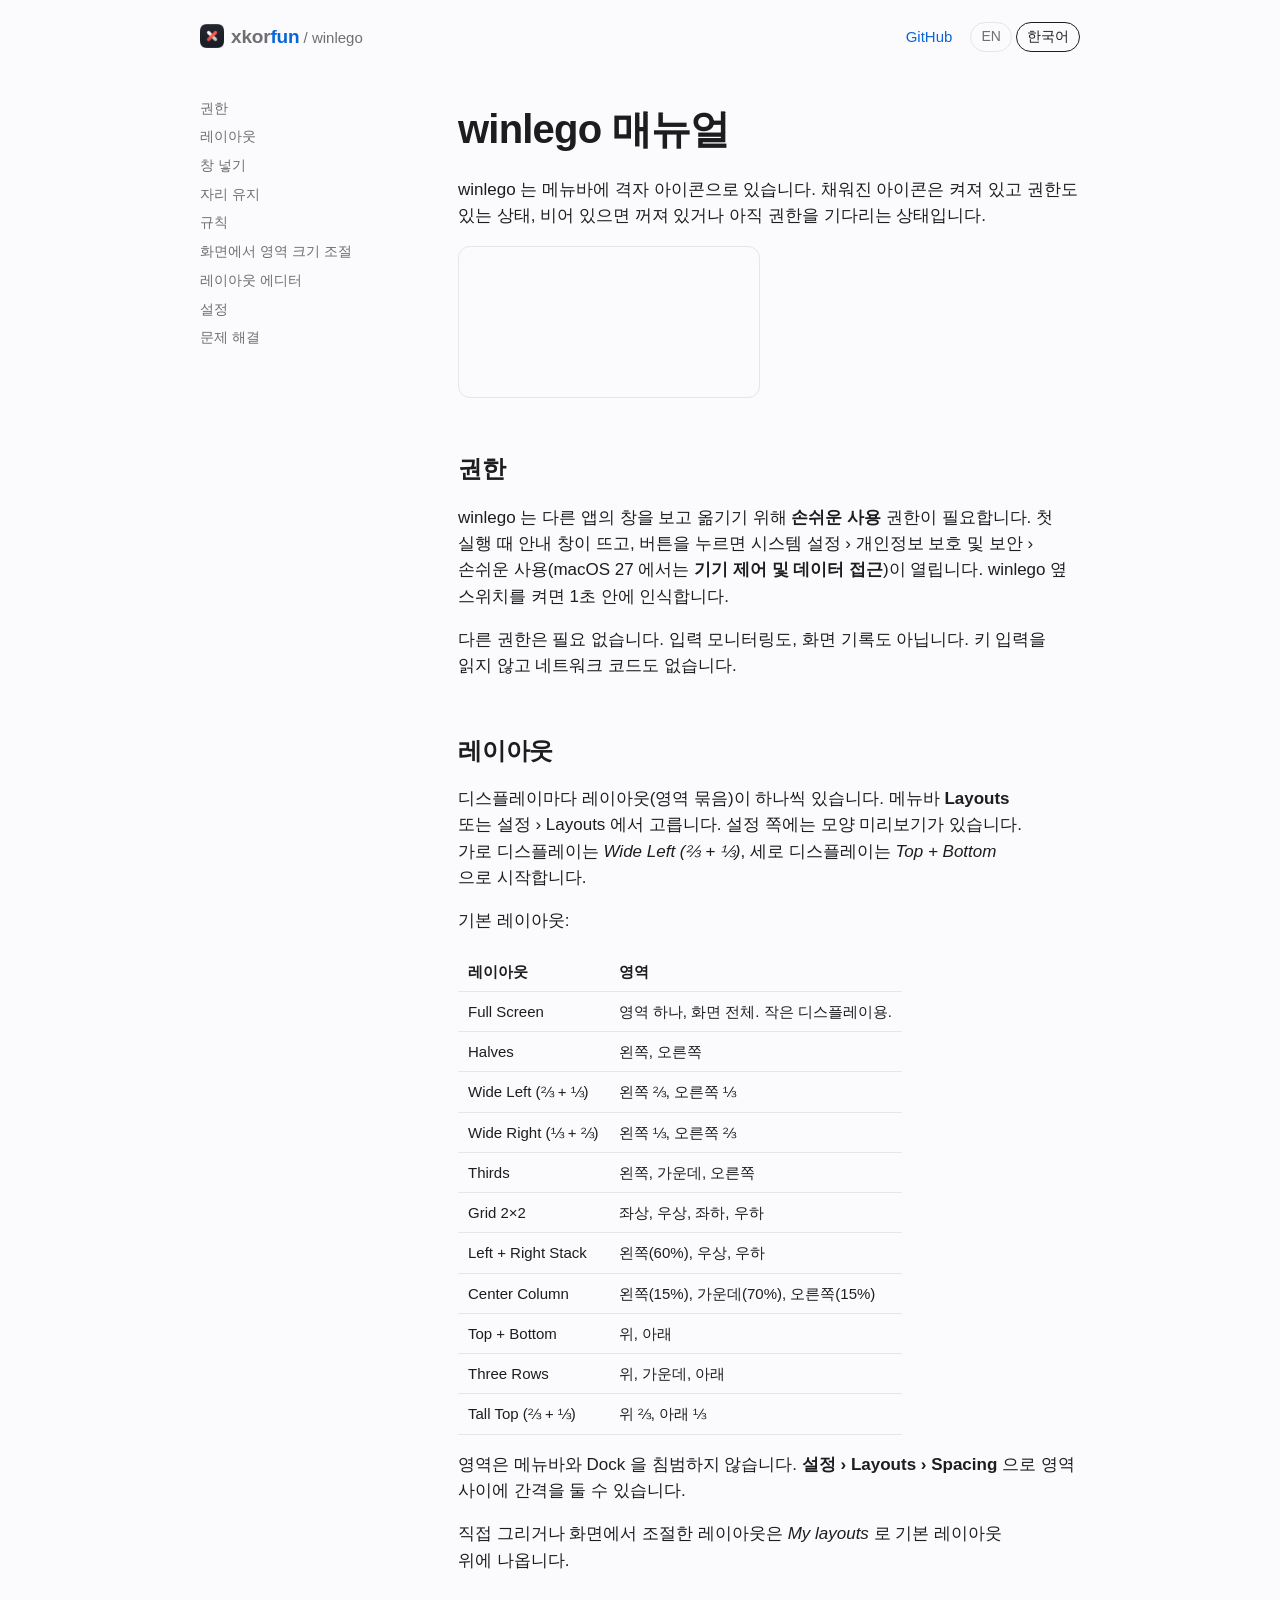
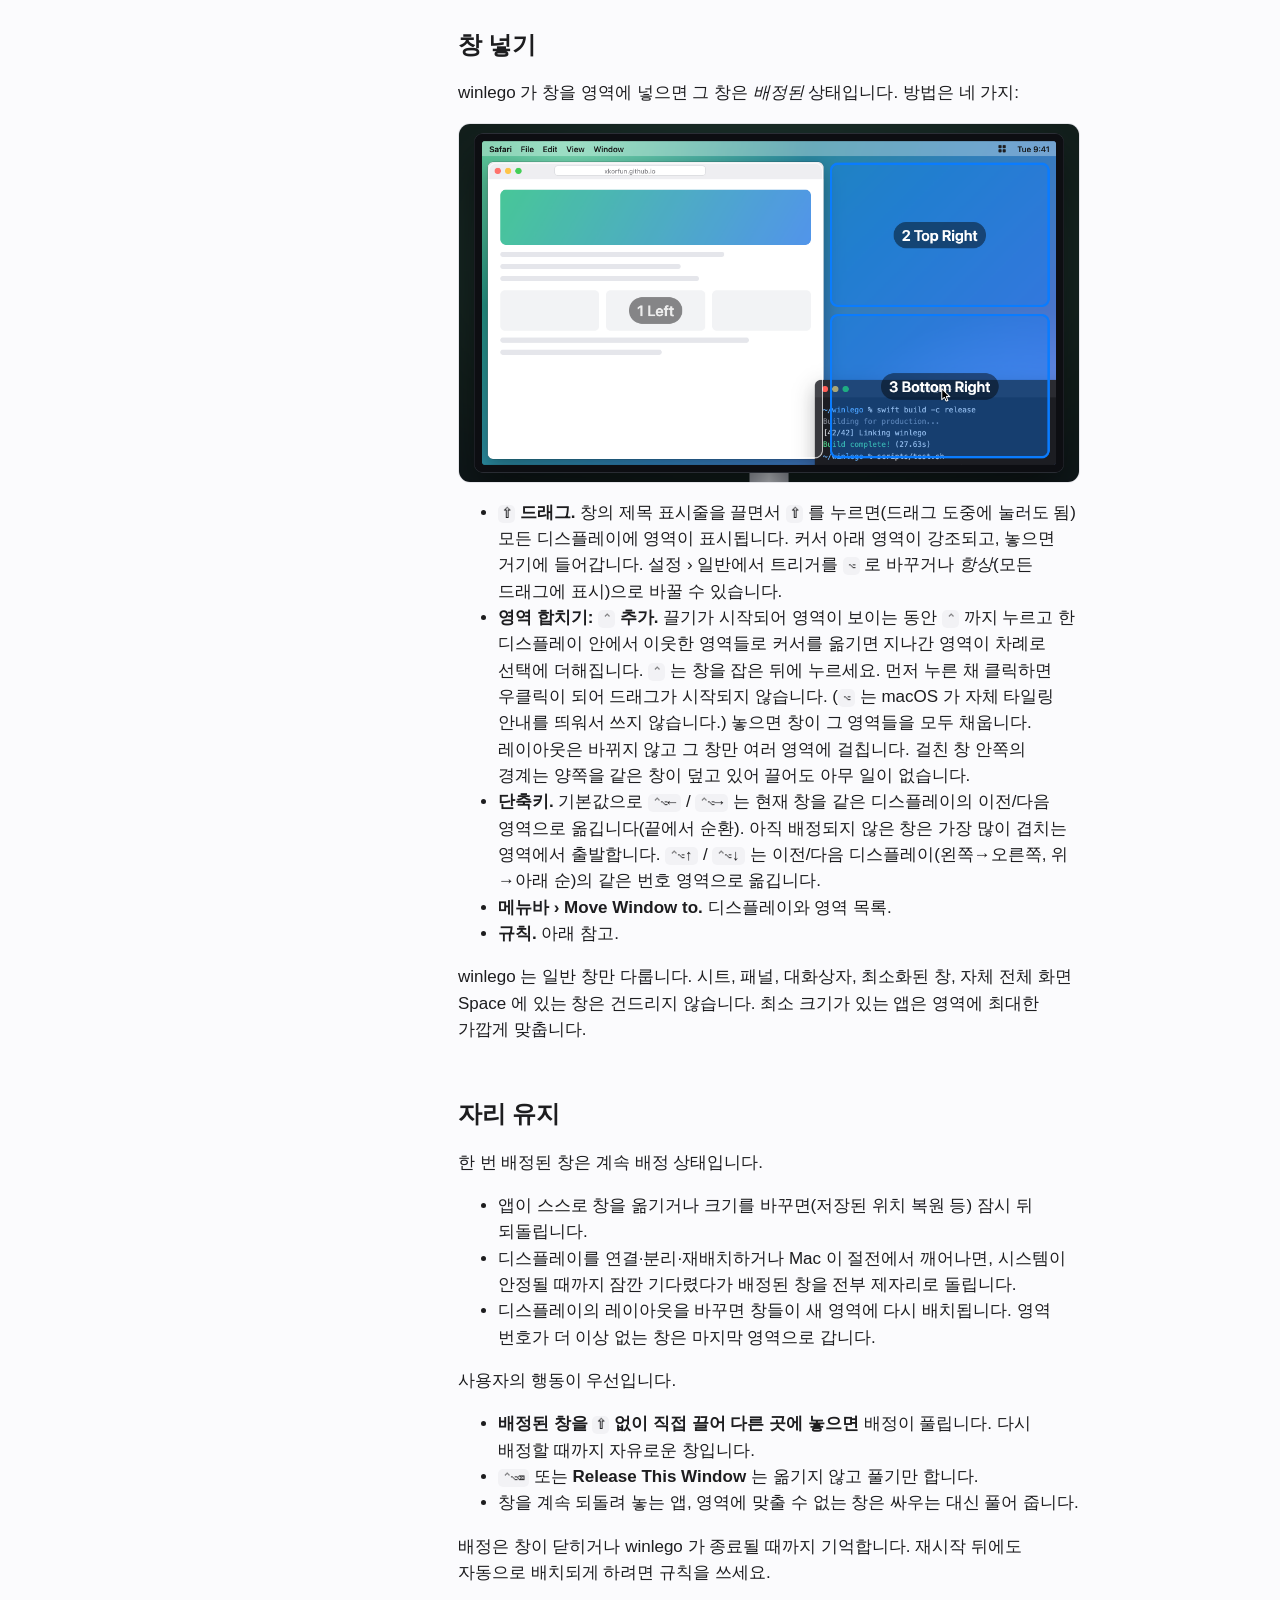
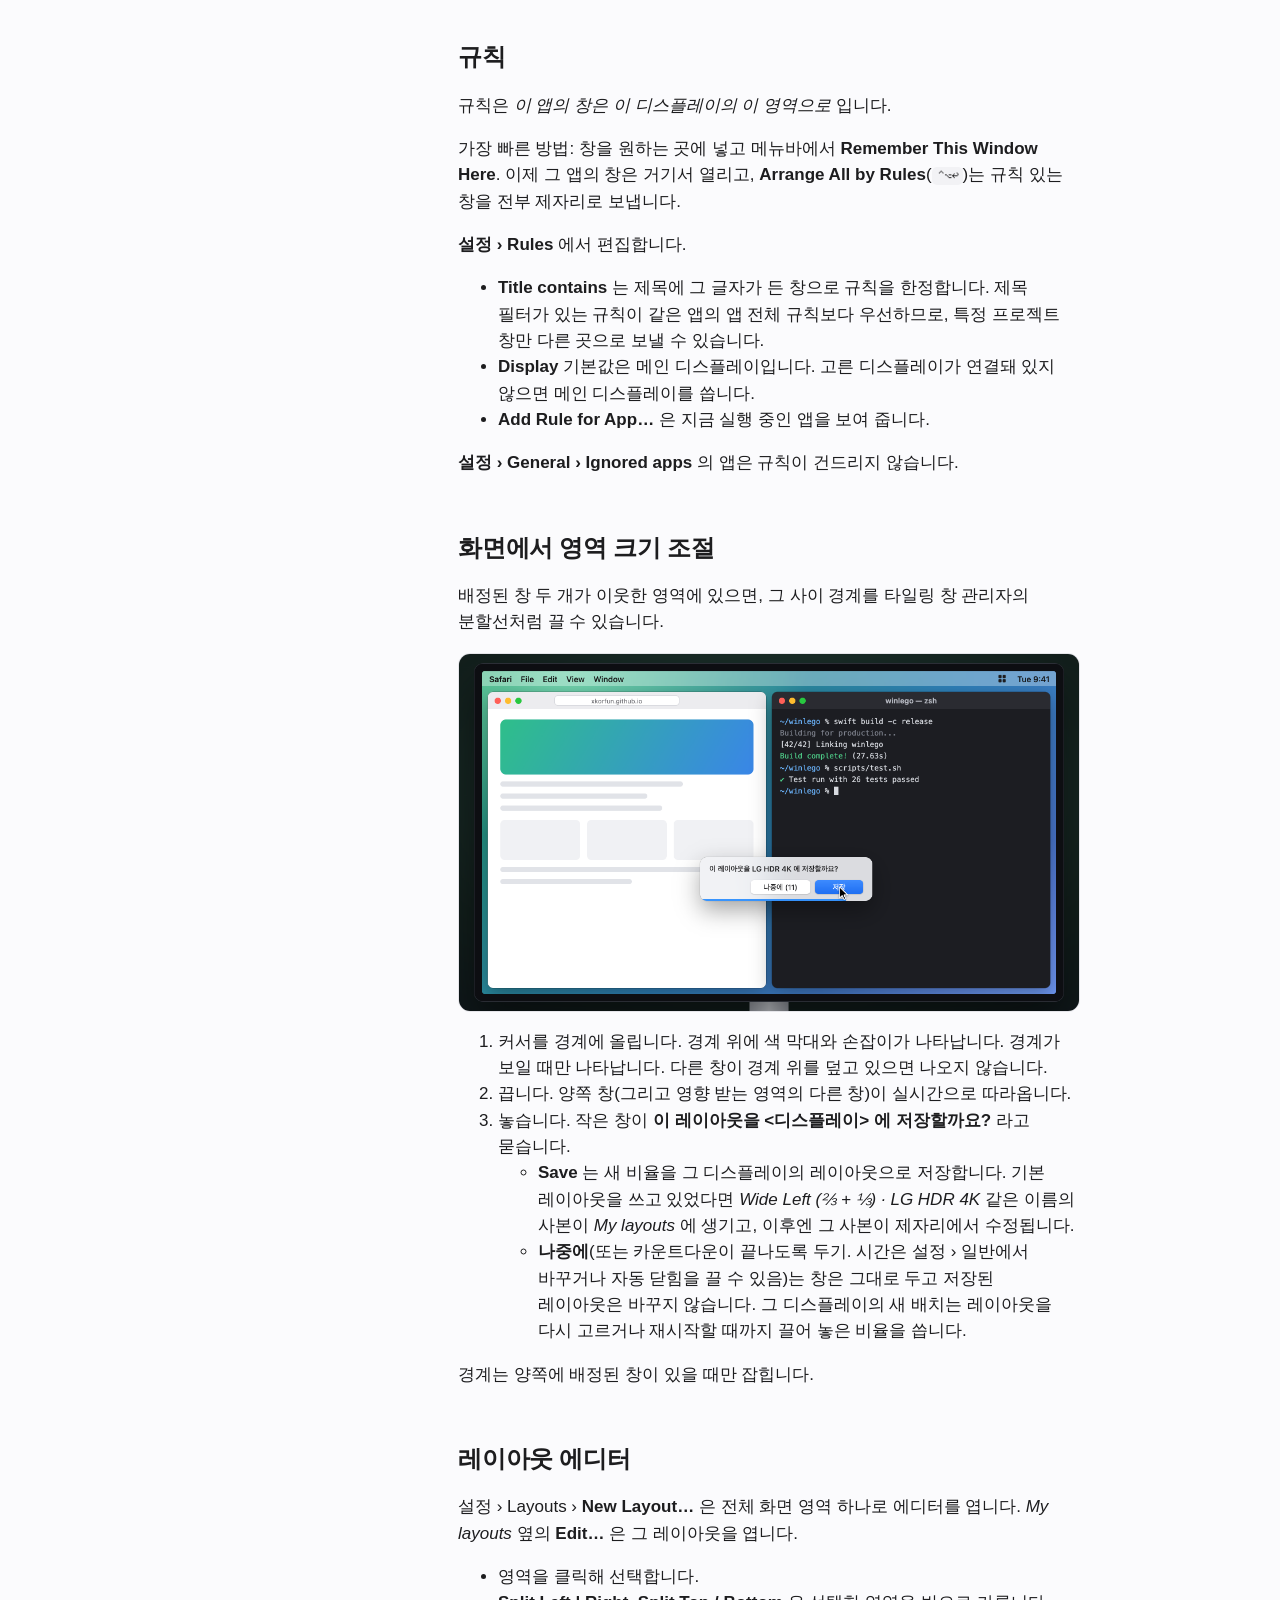
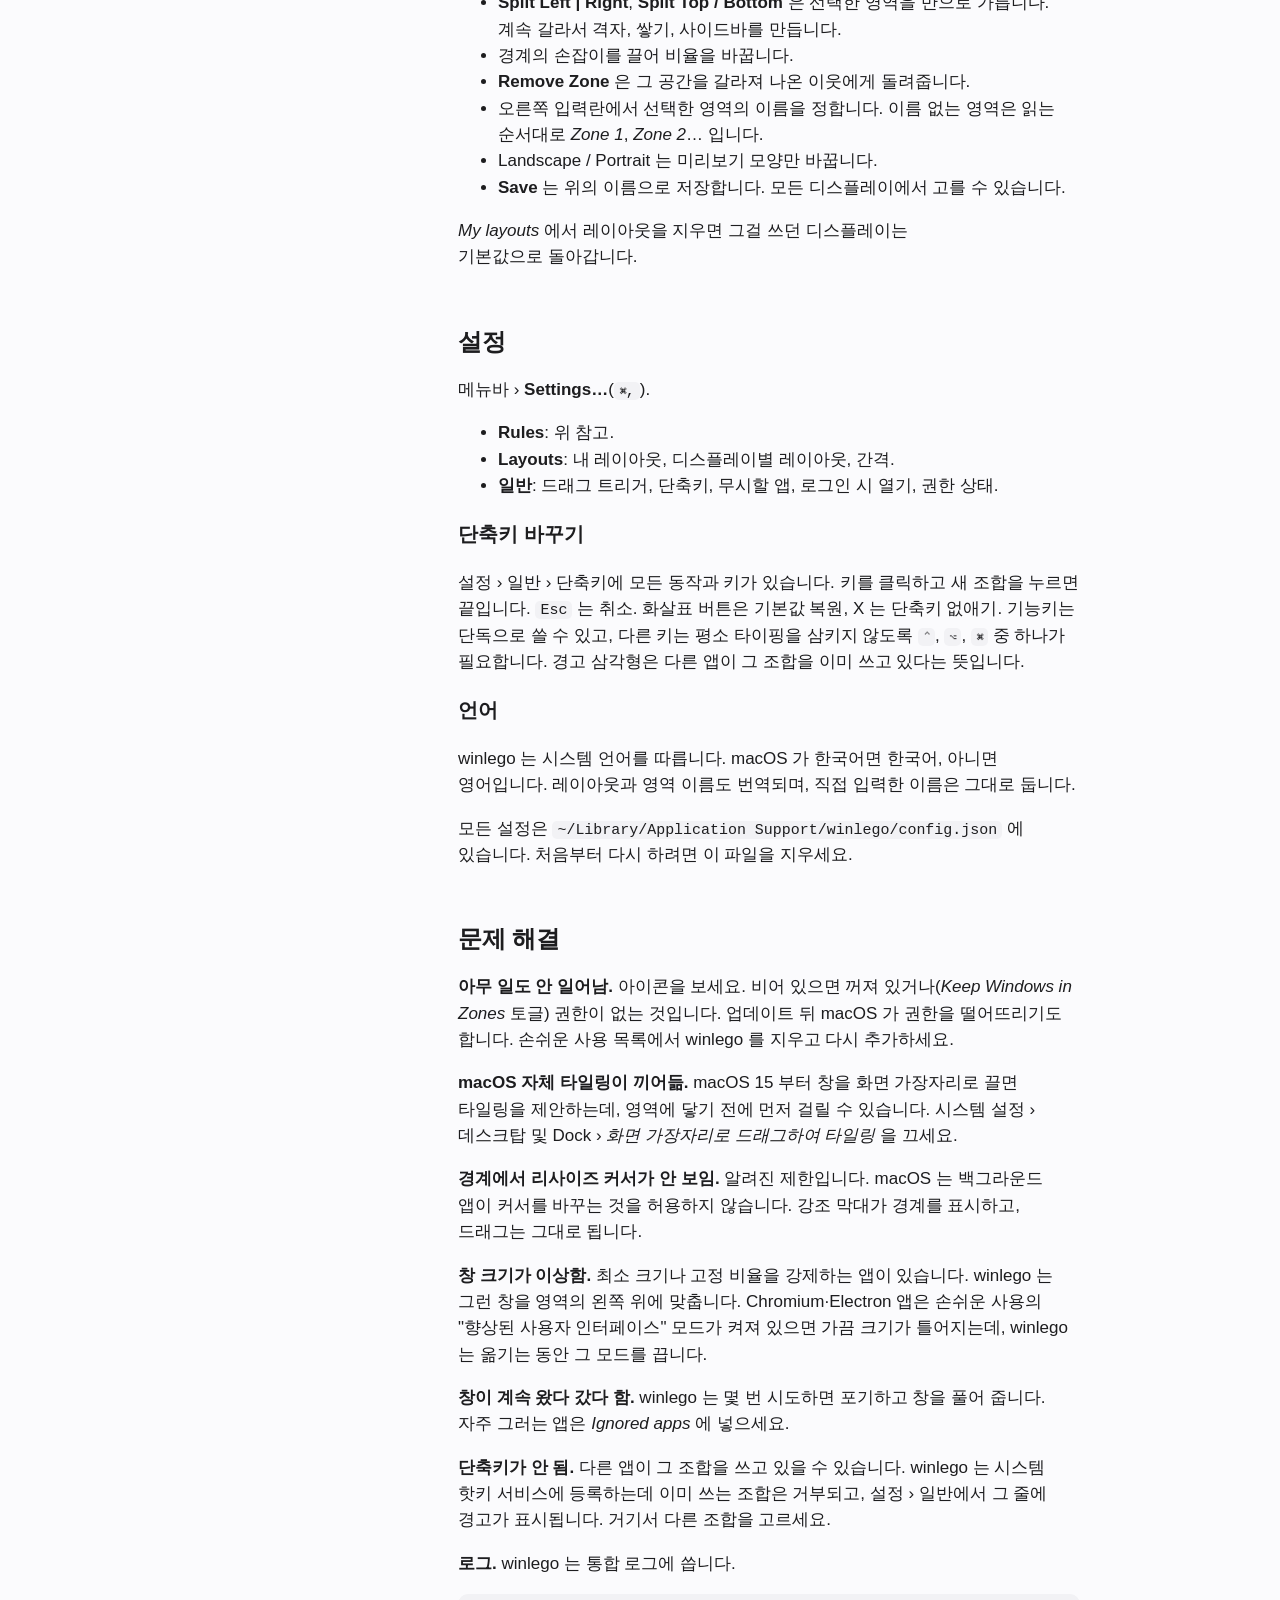
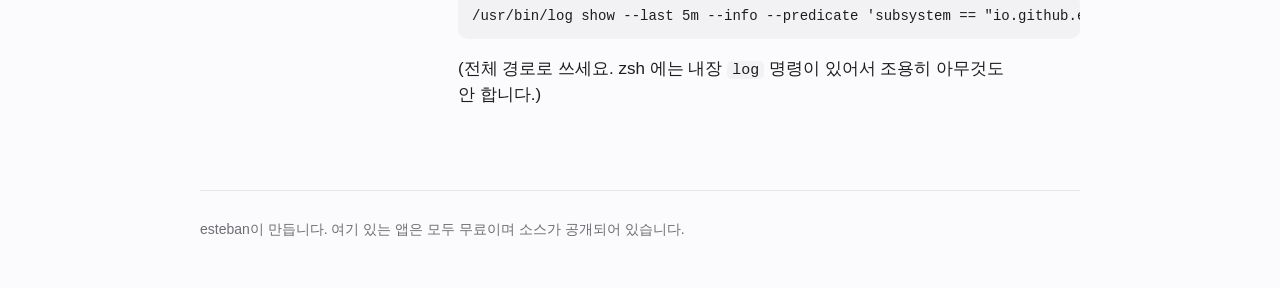
<file: ko/winlego/manual/index.html>
<!doctype html>
<html lang="ko">
<head>
<meta charset="utf-8">
<meta name="viewport" content="width=device-width, initial-scale=1">
<title>winlego 매뉴얼 · xkorfun</title>
<meta name="description" content="winlego 설치와 사용법: 권한, 메뉴, 자주 겪는 상황, 문제 해결.">
<meta property="og:title" content="winlego 매뉴얼 · xkorfun">
<meta property="og:url" content="https://xkorfun.github.io/ko/winlego/manual/">
<meta property="og:image" content="https://xkorfun.github.io/img/winlego.png">
<meta property="og:site_name" content="xkorfun">
<link rel="canonical" href="https://xkorfun.github.io/ko/winlego/manual/">
<!-- hreflang: tools/i18n.py -->
<link rel="alternate" hreflang="en" href="https://xkorfun.github.io/winlego/manual/">
<link rel="alternate" hreflang="ko" href="https://xkorfun.github.io/ko/winlego/manual/">
<link rel="alternate" hreflang="x-default" href="https://xkorfun.github.io/winlego/manual/">
<script src="/assets/lang.js"></script>
<link rel="icon" href="/img/winlego.png">
<link rel="apple-touch-icon" href="/img/winlego.png">
<link rel="stylesheet" href="/assets/site.css">
</head>
<body>
<!-- Generated by tools/manual.py from the app repo's docs/manual*.md. Edit those, not this. -->
<div class="wrap">
  <header>
    <span class="crumbs"><a class="brand" href="/ko/"><img src="/img/xkorfun.png" alt="" width="24" height="24">xkor<span>fun</span></a> / <a href="/ko/winlego/">winlego</a></span>
    <nav class="nav">
      <a href="https://github.com/esteban-eg-kim/winlego">GitHub</a>
      <span class="lang">
        <button type="button" data-lang="en" aria-pressed="true">EN</button>
        <button type="button" data-lang="ko" aria-pressed="false">한국어</button>
      </span>
    </nav>
  </header>

  
  <div class="doc" data-ko>
    <nav class="toc" aria-label="목차"><ol><li><a href="#ko-권한">권한</a></li><li><a href="#ko-레이아웃">레이아웃</a></li><li><a href="#ko-창-넣기">창 넣기</a></li><li><a href="#ko-자리-유지">자리 유지</a></li><li><a href="#ko-규칙">규칙</a></li><li><a href="#ko-화면에서-영역-크기-조절">화면에서 영역 크기 조절</a></li><li><a href="#ko-레이아웃-에디터">레이아웃 에디터</a></li><li><a href="#ko-설정">설정</a></li><li><a href="#ko-문제-해결">문제 해결</a></li></ol></nav>
    <article>
<h1>winlego 매뉴얼</h1>
<p>winlego 는 메뉴바에 격자 아이콘으로 있습니다. 채워진 아이콘은 켜져 있고 권한도 있는 상태, 비어 있으면 꺼져 있거나 아직 권한을 기다리는 상태입니다.</p>
<p><video src="/winlego/media/demo-ko.mp4" autoplay muted loop playsinline aria-label="winlego 데모: ⇧ 드래그로 영역에 넣기, ⌃ 로 영역 합치기, 경계 끌기, 제자리로 돌아오는 창"></video></p>
<h2 id="ko-권한">권한</h2>
<p>winlego 는 다른 앱의 창을 보고 옮기기 위해 <strong>손쉬운 사용</strong> 권한이 필요합니다. 첫 실행 때 안내 창이 뜨고, 버튼을 누르면 시스템 설정 › 개인정보 보호 및 보안 › 손쉬운 사용(macOS 27 에서는 <strong>기기 제어 및 데이터 접근</strong>)이 열립니다. winlego 옆 스위치를 켜면 1초 안에 인식합니다.</p>
<p>다른 권한은 필요 없습니다. 입력 모니터링도, 화면 기록도 아닙니다. 키 입력을 읽지 않고 네트워크 코드도 없습니다.</p>
<h2 id="ko-레이아웃">레이아웃</h2>
<p>디스플레이마다 레이아웃(영역 묶음)이 하나씩 있습니다. 메뉴바 <strong>Layouts</strong> 또는 설정 › Layouts 에서 고릅니다. 설정 쪽에는 모양 미리보기가 있습니다. 가로 디스플레이는 <em>Wide Left (⅔ + ⅓)</em>, 세로 디스플레이는 <em>Top + Bottom</em> 으로 시작합니다.</p>
<p>기본 레이아웃:</p>
<table><thead><tr><th>레이아웃</th><th>영역</th></tr></thead><tbody><tr><td>Full Screen</td><td>영역 하나, 화면 전체. 작은 디스플레이용.</td></tr><tr><td>Halves</td><td>왼쪽, 오른쪽</td></tr><tr><td>Wide Left (⅔ + ⅓)</td><td>왼쪽 ⅔, 오른쪽 ⅓</td></tr><tr><td>Wide Right (⅓ + ⅔)</td><td>왼쪽 ⅓, 오른쪽 ⅔</td></tr><tr><td>Thirds</td><td>왼쪽, 가운데, 오른쪽</td></tr><tr><td>Grid 2×2</td><td>좌상, 우상, 좌하, 우하</td></tr><tr><td>Left + Right Stack</td><td>왼쪽(60%), 우상, 우하</td></tr><tr><td>Center Column</td><td>왼쪽(15%), 가운데(70%), 오른쪽(15%)</td></tr><tr><td>Top + Bottom</td><td>위, 아래</td></tr><tr><td>Three Rows</td><td>위, 가운데, 아래</td></tr><tr><td>Tall Top (⅔ + ⅓)</td><td>위 ⅔, 아래 ⅓</td></tr></tbody></table>
<p>영역은 메뉴바와 Dock 을 침범하지 않습니다. <strong>설정 › Layouts › Spacing</strong> 으로 영역 사이에 간격을 둘 수 있습니다.</p>
<p>직접 그리거나 화면에서 조절한 레이아웃은 <em>My layouts</em> 로 기본 레이아웃 위에 나옵니다.</p>
<h2 id="ko-창-넣기">창 넣기</h2>
<p>winlego 가 창을 영역에 넣으면 그 창은 <em>배정된</em> 상태입니다. 방법은 네 가지:</p>
<p><img src="/winlego/img/overlay.png" alt="⇧ 를 누른 채 끌 때 보이는 영역. ⌃ 까지 눌러 우상과 우하를 합친 모습" loading="lazy"></p>
<ul><li><strong><code>⇧</code> 드래그.</strong> 창의 제목 표시줄을 끌면서 <code>⇧</code> 를 누르면(드래그 도중에 눌러도 됨) 모든 디스플레이에 영역이 표시됩니다. 커서 아래 영역이 강조되고, 놓으면 거기에 들어갑니다. 설정 › 일반에서 트리거를 <code>⌥</code> 로 바꾸거나 <em>항상</em>(모든 드래그에 표시)으로 바꿀 수 있습니다.</li><li><strong>영역 합치기: <code>⌃</code> 추가.</strong> 끌기가 시작되어 영역이 보이는 동안 <code>⌃</code> 까지 누르고 한 디스플레이 안에서 이웃한 영역들로 커서를 옮기면 지나간 영역이 차례로 선택에 더해집니다. <code>⌃</code> 는 창을 잡은 뒤에 누르세요. 먼저 누른 채 클릭하면 우클릭이 되어 드래그가 시작되지 않습니다. (<code>⌥</code> 는 macOS 가 자체 타일링 안내를 띄워서 쓰지 않습니다.) 놓으면 창이 그 영역들을 모두 채웁니다. 레이아웃은 바뀌지 않고 그 창만 여러 영역에 걸칩니다. 걸친 창 안쪽의 경계는 양쪽을 같은 창이 덮고 있어 끌어도 아무 일이 없습니다.</li><li><strong>단축키.</strong> 기본값으로 <code>⌃⌥←</code> / <code>⌃⌥→</code> 는 현재 창을 같은 디스플레이의 이전/다음 영역으로 옮깁니다(끝에서 순환). 아직 배정되지 않은 창은 가장 많이 겹치는 영역에서 출발합니다. <code>⌃⌥↑</code> / <code>⌃⌥↓</code> 는 이전/다음 디스플레이(왼쪽→오른쪽, 위→아래 순)의 같은 번호 영역으로 옮깁니다.</li><li><strong>메뉴바 › Move Window to.</strong> 디스플레이와 영역 목록.</li><li><strong>규칙.</strong> 아래 참고.</li></ul>
<p>winlego 는 일반 창만 다룹니다. 시트, 패널, 대화상자, 최소화된 창, 자체 전체 화면 Space 에 있는 창은 건드리지 않습니다. 최소 크기가 있는 앱은 영역에 최대한 가깝게 맞춥니다.</p>
<h2 id="ko-자리-유지">자리 유지</h2>
<p>한 번 배정된 창은 계속 배정 상태입니다.</p>
<ul><li>앱이 스스로 창을 옮기거나 크기를 바꾸면(저장된 위치 복원 등) 잠시 뒤 되돌립니다.</li><li>디스플레이를 연결·분리·재배치하거나 Mac 이 절전에서 깨어나면, 시스템이 안정될 때까지 잠깐 기다렸다가 배정된 창을 전부 제자리로 돌립니다.</li><li>디스플레이의 레이아웃을 바꾸면 창들이 새 영역에 다시 배치됩니다. 영역 번호가 더 이상 없는 창은 마지막 영역으로 갑니다.</li></ul>
<p>사용자의 행동이 우선입니다.</p>
<ul><li><strong>배정된 창을 <code>⇧</code> 없이 직접 끌어 다른 곳에 놓으면</strong> 배정이 풀립니다. 다시 배정할 때까지 자유로운 창입니다.</li><li><code>⌃⌥⌫</code> 또는 <strong>Release This Window</strong> 는 옮기지 않고 풀기만 합니다.</li><li>창을 계속 되돌려 놓는 앱, 영역에 맞출 수 없는 창은 싸우는 대신 풀어 줍니다.</li></ul>
<p>배정은 창이 닫히거나 winlego 가 종료될 때까지 기억합니다. 재시작 뒤에도 자동으로 배치되게 하려면 규칙을 쓰세요.</p>
<h2 id="ko-규칙">규칙</h2>
<p>규칙은 <em>이 앱의 창은 이 디스플레이의 이 영역으로</em> 입니다.</p>
<p>가장 빠른 방법: 창을 원하는 곳에 넣고 메뉴바에서 <strong>Remember This Window Here</strong>. 이제 그 앱의 창은 거기서 열리고, <strong>Arrange All by Rules</strong>(<code>⌃⌥↩</code>)는 규칙 있는 창을 전부 제자리로 보냅니다.</p>
<p><strong>설정 › Rules</strong> 에서 편집합니다.</p>
<ul><li><strong>Title contains</strong> 는 제목에 그 글자가 든 창으로 규칙을 한정합니다. 제목 필터가 있는 규칙이 같은 앱의 앱 전체 규칙보다 우선하므로, 특정 프로젝트 창만 다른 곳으로 보낼 수 있습니다.</li><li><strong>Display</strong> 기본값은 메인 디스플레이입니다. 고른 디스플레이가 연결돼 있지 않으면 메인 디스플레이를 씁니다.</li><li><strong>Add Rule for App…</strong> 은 지금 실행 중인 앱을 보여 줍니다.</li></ul>
<p><strong>설정 › General › Ignored apps</strong> 의 앱은 규칙이 건드리지 않습니다.</p>
<h2 id="ko-화면에서-영역-크기-조절">화면에서 영역 크기 조절</h2>
<p>배정된 창 두 개가 이웃한 영역에 있으면, 그 사이 경계를 타일링 창 관리자의 분할선처럼 끌 수 있습니다.</p>
<p><img src="/winlego/img/boundary-ko.png" alt="경계를 끈 뒤 새 비율을 저장할지 묻는 팝업" loading="lazy"></p>
<ol><li>커서를 경계에 올립니다. 경계 위에 색 막대와 손잡이가 나타납니다. 경계가 보일 때만 나타납니다. 다른 창이 경계 위를 덮고 있으면 나오지 않습니다.</li><li>끕니다. 양쪽 창(그리고 영향 받는 영역의 다른 창)이 실시간으로 따라옵니다.</li><li>놓습니다. 작은 창이 <strong>이 레이아웃을 &lt;디스플레이&gt; 에 저장할까요?</strong> 라고 묻습니다.<ul><li><strong>Save</strong> 는 새 비율을 그 디스플레이의 레이아웃으로 저장합니다. 기본 레이아웃을 쓰고 있었다면 <em>Wide Left (⅔ + ⅓) · LG HDR 4K</em> 같은 이름의 사본이 <em>My layouts</em> 에 생기고, 이후엔 그 사본이 제자리에서 수정됩니다.</li><li><strong>나중에</strong>(또는 카운트다운이 끝나도록 두기. 시간은 설정 › 일반에서 바꾸거나 자동 닫힘을 끌 수 있음)는 창은 그대로 두고 저장된 레이아웃은 바꾸지 않습니다. 그 디스플레이의 새 배치는 레이아웃을 다시 고르거나 재시작할 때까지 끌어 놓은 비율을 씁니다.</li></ul></li></ol>
<p>경계는 양쪽에 배정된 창이 있을 때만 잡힙니다.</p>
<h2 id="ko-레이아웃-에디터">레이아웃 에디터</h2>
<p>설정 › Layouts › <strong>New Layout…</strong> 은 전체 화면 영역 하나로 에디터를 엽니다. <em>My layouts</em> 옆의 <strong>Edit…</strong> 은 그 레이아웃을 엽니다.</p>
<ul><li>영역을 클릭해 선택합니다.</li><li><strong>Split Left | Right</strong>, <strong>Split Top / Bottom</strong> 은 선택한 영역을 반으로 가릅니다. 계속 갈라서 격자, 쌓기, 사이드바를 만듭니다.</li><li>경계의 손잡이를 끌어 비율을 바꿉니다.</li><li><strong>Remove Zone</strong> 은 그 공간을 갈라져 나온 이웃에게 돌려줍니다.</li><li>오른쪽 입력란에서 선택한 영역의 이름을 정합니다. 이름 없는 영역은 읽는 순서대로 <em>Zone 1</em>, <em>Zone 2</em>… 입니다.</li><li>Landscape / Portrait 는 미리보기 모양만 바꿉니다.</li><li><strong>Save</strong> 는 위의 이름으로 저장합니다. 모든 디스플레이에서 고를 수 있습니다.</li></ul>
<p><em>My layouts</em> 에서 레이아웃을 지우면 그걸 쓰던 디스플레이는 기본값으로 돌아갑니다.</p>
<h2 id="ko-설정">설정</h2>
<p>메뉴바 › <strong>Settings…</strong>(<code>⌘,</code>).</p>
<ul><li><strong>Rules</strong>: 위 참고.</li><li><strong>Layouts</strong>: 내 레이아웃, 디스플레이별 레이아웃, 간격.</li><li><strong>일반</strong>: 드래그 트리거, 단축키, 무시할 앱, 로그인 시 열기, 권한 상태.</li></ul>
<h3 id="ko-단축키-바꾸기">단축키 바꾸기</h3>
<p>설정 › 일반 › 단축키에 모든 동작과 키가 있습니다. 키를 클릭하고 새 조합을 누르면 끝입니다. <code>Esc</code> 는 취소. 화살표 버튼은 기본값 복원, X 는 단축키 없애기. 기능키는 단독으로 쓸 수 있고, 다른 키는 평소 타이핑을 삼키지 않도록 <code>⌃</code>, <code>⌥</code>, <code>⌘</code> 중 하나가 필요합니다. 경고 삼각형은 다른 앱이 그 조합을 이미 쓰고 있다는 뜻입니다.</p>
<h3 id="ko-언어">언어</h3>
<p>winlego 는 시스템 언어를 따릅니다. macOS 가 한국어면 한국어, 아니면 영어입니다. 레이아웃과 영역 이름도 번역되며, 직접 입력한 이름은 그대로 둡니다.</p>
<p>모든 설정은 <code>~/Library/Application Support/winlego/config.json</code> 에 있습니다. 처음부터 다시 하려면 이 파일을 지우세요.</p>
<h2 id="ko-문제-해결">문제 해결</h2>
<p><strong>아무 일도 안 일어남.</strong> 아이콘을 보세요. 비어 있으면 꺼져 있거나(<em>Keep Windows in Zones</em> 토글) 권한이 없는 것입니다. 업데이트 뒤 macOS 가 권한을 떨어뜨리기도 합니다. 손쉬운 사용 목록에서 winlego 를 지우고 다시 추가하세요.</p>
<p><strong>macOS 자체 타일링이 끼어듦.</strong> macOS 15 부터 창을 화면 가장자리로 끌면 타일링을 제안하는데, 영역에 닿기 전에 먼저 걸릴 수 있습니다. 시스템 설정 › 데스크탑 및 Dock › <em>화면 가장자리로 드래그하여 타일링</em> 을 끄세요.</p>
<p><strong>경계에서 리사이즈 커서가 안 보임.</strong> 알려진 제한입니다. macOS 는 백그라운드 앱이 커서를 바꾸는 것을 허용하지 않습니다. 강조 막대가 경계를 표시하고, 드래그는 그대로 됩니다.</p>
<p><strong>창 크기가 이상함.</strong> 최소 크기나 고정 비율을 강제하는 앱이 있습니다. winlego 는 그런 창을 영역의 왼쪽 위에 맞춥니다. Chromium·Electron 앱은 손쉬운 사용의 "향상된 사용자 인터페이스" 모드가 켜져 있으면 가끔 크기가 틀어지는데, winlego 는 옮기는 동안 그 모드를 끕니다.</p>
<p><strong>창이 계속 왔다 갔다 함.</strong> winlego 는 몇 번 시도하면 포기하고 창을 풀어 줍니다. 자주 그러는 앱은 <em>Ignored apps</em> 에 넣으세요.</p>
<p><strong>단축키가 안 됨.</strong> 다른 앱이 그 조합을 쓰고 있을 수 있습니다. winlego 는 시스템 핫키 서비스에 등록하는데 이미 쓰는 조합은 거부되고, 설정 › 일반에서 그 줄에 경고가 표시됩니다. 거기서 다른 조합을 고르세요.</p>
<p><strong>로그.</strong> winlego 는 통합 로그에 씁니다.</p>
<pre><code>/usr/bin/log show --last 5m --info --predicate &#x27;subsystem == &quot;io.github.esteban-eg-kim.winlego&quot;&#x27;</code></pre>
<p>(전체 경로로 쓰세요. zsh 에는 내장 <code>log</code> 명령이 있어서 조용히 아무것도 안 합니다.)</p>
    </article>
  </div>

  <footer>
    
    <span data-ko>esteban이 만듭니다. 여기 있는 앱은 모두 무료이며 소스가 공개되어 있습니다.</span>
  </footer>
</div>
<script src="/assets/site.js"></script>
</body>
</html>
</file>
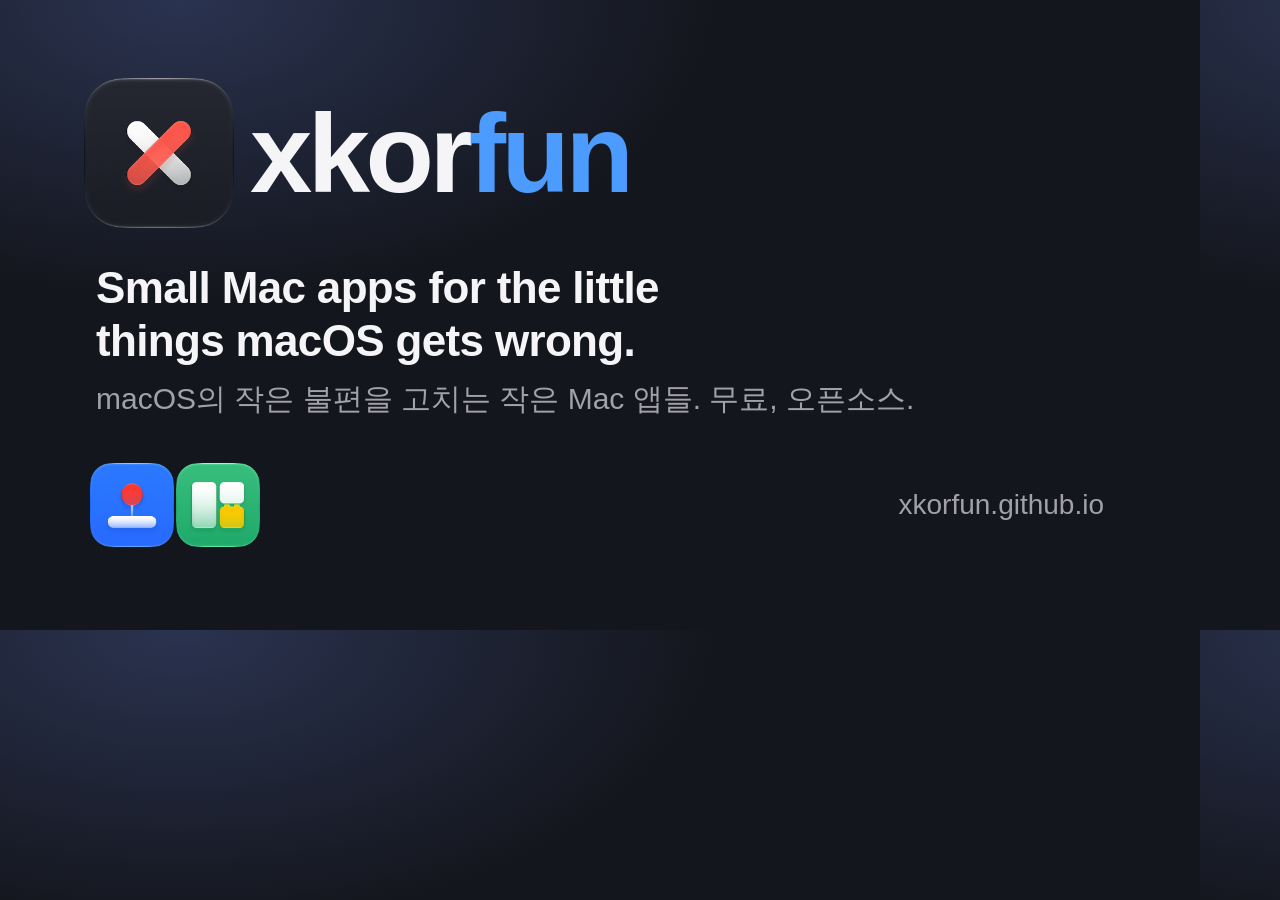
<file: brand/og.html>
<!doctype html>
<!-- The 1200×630 share image (img/og.png). Rendered by brand/make.sh; add new app icons to .apps. -->
<html lang="en">
<head>
<meta charset="utf-8">
<style>
  html, body { margin: 0; width: 1200px; height: 630px; overflow: hidden; }
  body {
    background: radial-gradient(900px 500px at 15% 0%, #2a3350 0%, #14161d 60%);
    color: #f5f5f7; font-family: -apple-system, "SF Pro Display", "Helvetica Neue", sans-serif;
    display: flex; flex-direction: column; justify-content: center; padding: 0 96px; box-sizing: border-box;
  }
  .brand { display: flex; align-items: center; gap: 28px; }
  .brand img { width: 150px; height: 150px; margin: -12px; }
  .brand b { font-size: 112px; letter-spacing: -.04em; font-weight: 800; }
  .brand b span { color: #4c9bff; }
  p { text-wrap: balance; font-size: 44px; line-height: 1.2; letter-spacing: -.015em; font-weight: 600; margin: 44px 0 0; max-width: 960px; }
  p small { display: block; font-size: 30px; font-weight: 500; color: #a1a1a6; margin-top: 14px; letter-spacing: 0; }
  .foot { display: flex; align-items: center; justify-content: space-between; margin-top: 52px; }
  .apps { display: flex; gap: 14px; }
  .apps img { width: 84px; height: 84px; margin: -6px; }
  .url { font-size: 28px; color: #a1a1a6; font-weight: 500; }
</style>
</head>
<body>
  <div class="brand"><img src="../img/xkorfun.png" alt=""><b>xkor<span>fun</span></b></div>
  <p>Small Mac apps for the little things macOS gets wrong.<small>macOS의 작은 불편을 고치는 작은 Mac 앱들. 무료, 오픈소스.</small></p>
  <div class="foot">
    <div class="apps"><img src="../img/dockpin.png" alt=""><img src="../img/winlego.png" alt=""></div>
    <div class="url">xkorfun.github.io</div>
  </div>
</body>
</html>
</file>
<file: assets/site.css>
:root {
  --bg: #fbfbfd; --fg: #1d1d1f; --muted: #6e6e73; --line: #e5e5ea;
  --card: #ffffff; --accent: #0a66d8; --code: #f2f2f5; --shadow: 0 1px 2px rgba(0,0,0,.04), 0 8px 24px rgba(0,0,0,.06);
}
@media (prefers-color-scheme: dark) {
  :root {
    --bg: #0d0d0f; --fg: #f5f5f7; --muted: #a1a1a6; --line: #2c2c30;
    --card: #17171a; --accent: #4c9bff; --code: #222226; --shadow: 0 1px 2px rgba(0,0,0,.4), 0 8px 24px rgba(0,0,0,.35);
  }
}
* { box-sizing: border-box; }
html { -webkit-text-size-adjust: 100%; }
body {
  margin: 0; background: var(--bg); color: var(--fg);
  font: 17px/1.55 -apple-system, BlinkMacSystemFont, "SF Pro Text", "Apple SD Gothic Neo", "Helvetica Neue", sans-serif;
}
a { color: var(--accent); text-decoration: none; }
a:hover { text-decoration: underline; }
.wrap { max-width: 920px; margin: 0 auto; padding: 0 20px; }
header { display: flex; flex-wrap: wrap; gap: 10px 18px; align-items: center; justify-content: space-between; padding: 22px 0; }
.brand { font-weight: 700; letter-spacing: -.01em; font-size: 19px; color: var(--fg); }
.brand span { color: var(--accent); }
.brand img { width: 24px; height: 24px; vertical-align: -5px; margin-right: 7px; }
.nav { display: flex; gap: 18px; align-items: center; font-size: 15px; }
.lang button {
  font: inherit; font-size: 14px; background: none; border: 1px solid var(--line); color: var(--muted);
  padding: 3px 10px; border-radius: 999px; cursor: pointer;
}
.lang button[aria-pressed="true"] { color: var(--fg); border-color: var(--fg); }
.hero { padding: 64px 0 40px; }
.hero h1 { font-size: clamp(34px, 6vw, 54px); line-height: 1.08; letter-spacing: -.025em; margin: 0 0 16px; }
.hero p { font-size: 20px; color: var(--muted); margin: 0; }
.hero .line { display: block; text-wrap: balance; }
.nb { white-space: nowrap; }
p { text-wrap: pretty; }
html[lang="ko"] body { word-break: keep-all; }
.apps { display: grid; gap: 20px; padding: 24px 0 72px; }
.app {
  display: grid; grid-template-columns: minmax(0, 1fr) minmax(0, 1fr); gap: 28px; align-items: center;
  background: var(--card); border: 1px solid var(--line); border-radius: 22px; padding: 32px; box-shadow: var(--shadow);
}
.app > div { min-width: 0; }
.app-head { display: flex; gap: 16px; align-items: center; margin-bottom: 14px; }
.app-head img { width: 64px; height: 64px; border-radius: 15px; }
.app h2 { margin: 0; font-size: 28px; letter-spacing: -.015em; }
.tag { font-size: 13px; color: var(--muted); }
.app p { margin: 0 0 18px; }
.install {
  display: flex; align-items: center; gap: 8px; background: var(--code); border-radius: 10px;
  padding: 10px 10px 10px 14px; font: 14px/1.4 ui-monospace, "SF Mono", Menlo, monospace;
}
.install code { flex: 1; min-width: 0; }
.install button {
  font: 13px -apple-system, sans-serif; border: 1px solid var(--line); background: var(--card); color: var(--fg);
  border-radius: 7px; padding: 4px 10px; cursor: pointer; flex: none;
}
.links { display: flex; flex-wrap: wrap; gap: 18px; margin-top: 16px; font-size: 15px; }
.shot img { width: 100%; height: auto; border-radius: 12px; display: block; }
.soon { text-align: center; color: var(--muted); border: 1px dashed var(--line); border-radius: 22px; padding: 28px; }
footer { border-top: 1px solid var(--line); padding: 28px 0 48px; color: var(--muted); font-size: 14px; }
/* Language switch: hide the other language; everything else keeps its own display. */
html:not([lang="ko"]) [data-ko], html[lang="ko"] [data-en] { display: none !important; }
@media (max-width: 720px) {
  .app { grid-template-columns: minmax(0, 1fr); padding: 22px; }
  .wrap { padding: 0 16px; }
  .nav { gap: 12px; }
  .hero p { font-size: 18px; }
  .hero { padding: 36px 0 24px; }
}

/* App pages (/<app>/) and manuals (/<app>/manual/) */
.crumbs { font-size: 15px; color: var(--muted); }
.crumbs a { color: var(--muted); }
.app-hero { padding: 40px 0 28px; display: flex; gap: 24px; align-items: center; }
.app-hero img { width: 112px; height: 112px; flex: none; }
.app-hero h1 { font-size: clamp(32px, 5vw, 46px); line-height: 1.1; letter-spacing: -.02em; margin: 0 0 6px; }
.app-hero p { margin: 0; font-size: 20px; color: var(--muted); }
.cta { display: grid; gap: 14px; max-width: 560px; margin: 0 0 40px; }
.cta > *, .doc > *, .split > * { min-width: 0; }
.cta .links { margin-top: 0; }
.demo video, .demo img { width: 100%; height: auto; display: block; border-radius: 16px; border: 1px solid var(--line); background: var(--card); }
.features { display: grid; grid-template-columns: repeat(auto-fit, minmax(240px, 1fr)); gap: 16px; padding: 40px 0; }
.feature { background: var(--card); border: 1px solid var(--line); border-radius: 18px; padding: 22px; }
.feature h3 { margin: 0 0 6px; font-size: 18px; }
.feature p { margin: 0; color: var(--muted); font-size: 16px; }
.split { display: grid; grid-template-columns: minmax(0, 1fr) minmax(0, 1fr); gap: 32px; align-items: center; padding: 24px 0; }
.split h2, .section h2 { font-size: 28px; letter-spacing: -.015em; margin: 0 0 10px; }
.split img { width: 100%; height: auto; border-radius: 12px; display: block; }
.section { padding: 24px 0 48px; }
.btn { display: inline-block; background: var(--accent); color: #fff; border-radius: 999px; padding: 9px 20px; font-weight: 600; }
.btn:hover { text-decoration: none; filter: brightness(1.08); }

.doc { display: grid; grid-template-columns: 210px minmax(0, 1fr); gap: 48px; padding: 24px 0 64px; }
.toc { position: sticky; top: 20px; align-self: start; font-size: 14px; max-height: calc(100vh - 40px); overflow: auto; }
.toc ol { list-style: none; margin: 0; padding: 0; display: grid; gap: 7px; }
.toc a { color: var(--muted); }
.toc a:hover { color: var(--fg); }
.doc article h1 { font-size: clamp(30px, 5vw, 40px); letter-spacing: -.02em; margin: 0 0 16px; }
.doc article h2 { font-size: 24px; letter-spacing: -.01em; margin: 44px 0 12px; padding-top: 8px; scroll-margin-top: 16px; }
.doc article p, .doc article li { max-width: 68ch; }
.doc article img, .doc article video { max-width: 100%; height: auto; border-radius: 12px; border: 1px solid var(--line); display: block; margin: 16px 0; }
.doc pre { background: var(--code); border-radius: 10px; padding: 12px 14px; overflow-x: auto; font: 14px/1.5 ui-monospace, "SF Mono", Menlo, monospace; }
.doc :not(pre) > code { background: var(--code); border-radius: 5px; padding: 1px 5px; font: .88em ui-monospace, "SF Mono", Menlo, monospace; }
.doc table { border-collapse: collapse; width: 100%; font-size: 15px; margin: 12px 0; display: block; overflow-x: auto; }
.doc th, .doc td { border-bottom: 1px solid var(--line); padding: 8px 10px; text-align: left; vertical-align: top; }
.doc th { font-weight: 600; }
@media (max-width: 720px) {
  .app-hero { flex-direction: column; align-items: flex-start; gap: 14px; padding: 24px 0 20px; }
  .app-hero img { width: 84px; height: 84px; }
  .split { grid-template-columns: minmax(0, 1fr); }
  .doc { grid-template-columns: minmax(0, 1fr); gap: 0; }
  .toc { position: static; max-height: none; border: 1px solid var(--line); border-radius: 14px; padding: 14px 16px; margin-bottom: 8px; }
}
</file>
